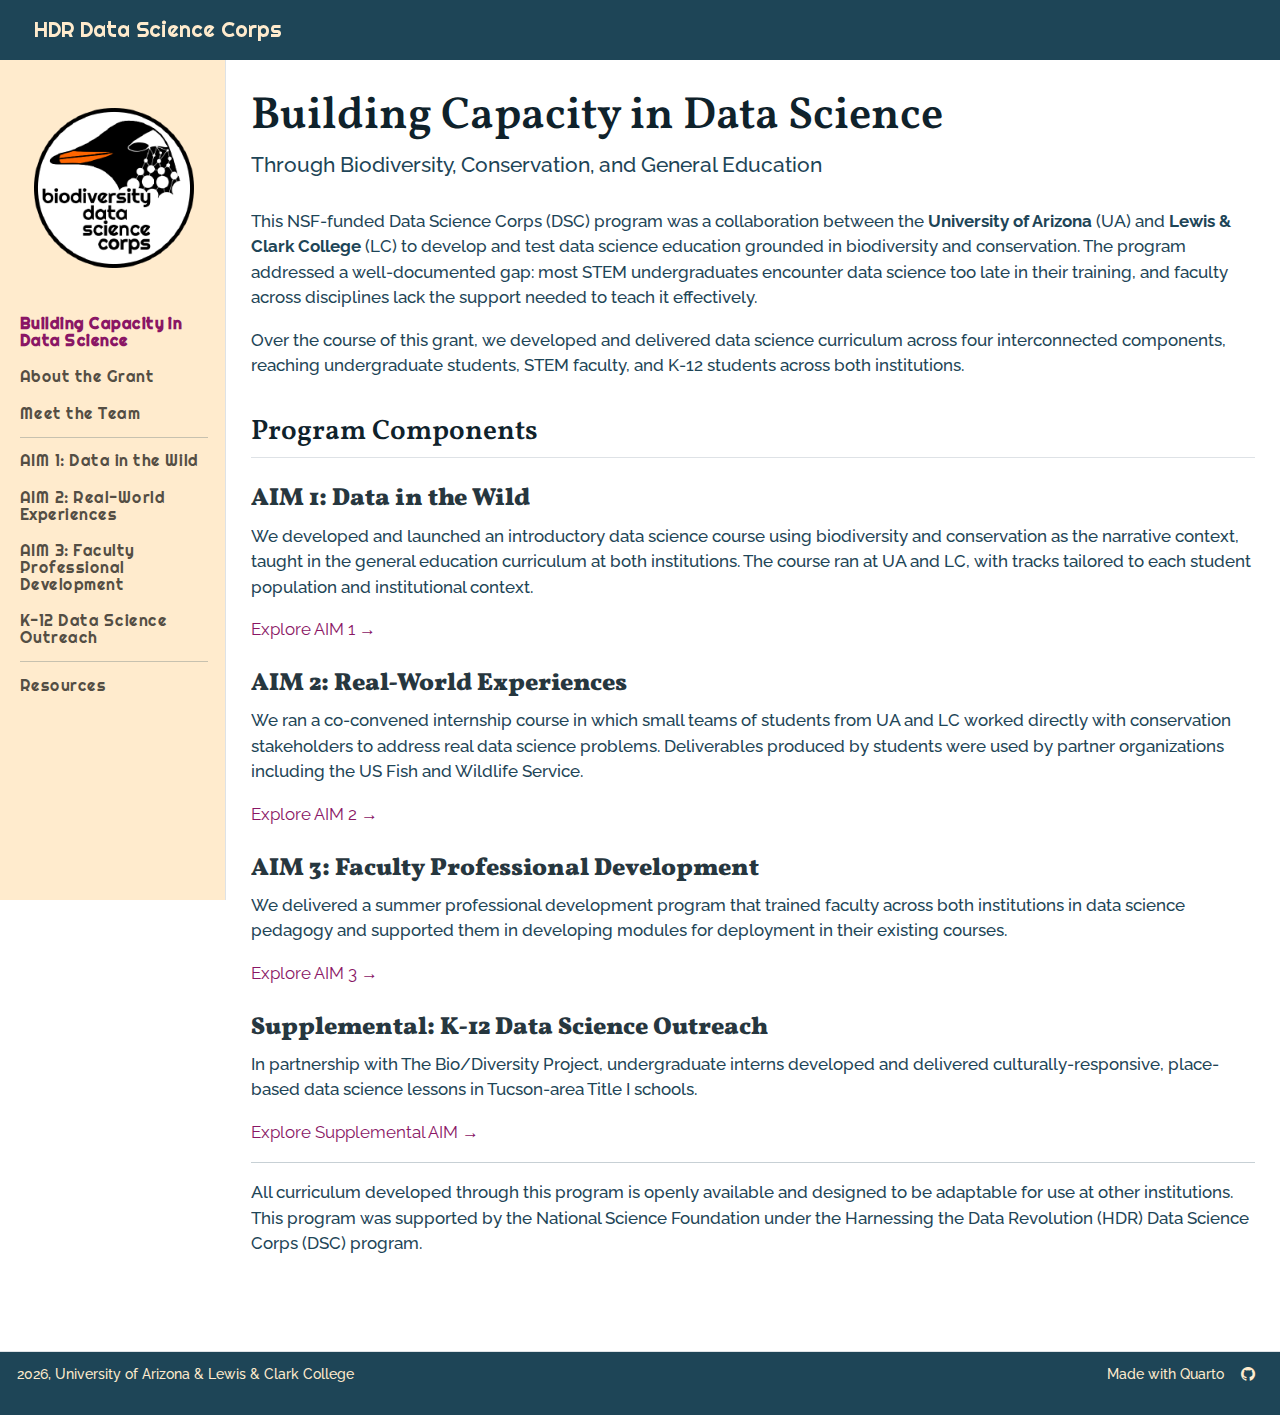
<file: docs/index.html>
<!DOCTYPE html>
<html xmlns="http://www.w3.org/1999/xhtml" lang="en" xml:lang="en"><head>

<meta charset="utf-8">
<meta name="generator" content="quarto-1.8.27">

<meta name="viewport" content="width=device-width, initial-scale=1.0, user-scalable=yes">


<title>Building Capacity in Data Science – HDR Data Science Corps</title>
<style>
code{white-space: pre-wrap;}
span.smallcaps{font-variant: small-caps;}
div.columns{display: flex; gap: min(4vw, 1.5em);}
div.column{flex: auto; overflow-x: auto;}
div.hanging-indent{margin-left: 1.5em; text-indent: -1.5em;}
ul.task-list{list-style: none;}
ul.task-list li input[type="checkbox"] {
  width: 0.8em;
  margin: 0 0.8em 0.2em -1em; /* quarto-specific, see https://github.com/quarto-dev/quarto-cli/issues/4556 */ 
  vertical-align: middle;
}
</style>


<script src="site_libs/quarto-nav/quarto-nav.js"></script>
<script src="site_libs/quarto-nav/headroom.min.js"></script>
<link href="./images/bdsc-logo-hex.png" rel="icon" type="image/png">
<script src="site_libs/clipboard/clipboard.min.js"></script>
<script src="site_libs/quarto-html/quarto.js" type="module"></script>
<script src="site_libs/quarto-html/tabsets/tabsets.js" type="module"></script>
<script src="site_libs/quarto-html/axe/axe-check.js" type="module"></script>
<script src="site_libs/quarto-html/popper.min.js"></script>
<script src="site_libs/quarto-html/tippy.umd.min.js"></script>
<script src="site_libs/quarto-html/anchor.min.js"></script>
<link href="site_libs/quarto-html/tippy.css" rel="stylesheet">
<link href="site_libs/quarto-html/quarto-syntax-highlighting-ed96de9b727972fe78a7b5d16c58bf87.css" rel="stylesheet" id="quarto-text-highlighting-styles">
<script src="site_libs/bootstrap/bootstrap.min.js"></script>
<link href="site_libs/bootstrap/bootstrap-icons.css" rel="stylesheet">
<link href="site_libs/bootstrap/bootstrap-55dafb3bb7683d9190017ae8b1a7eef9.min.css" rel="stylesheet" append-hash="true" id="quarto-bootstrap" data-mode="light">
<script id="quarto-search-options" type="application/json">{
  "language": {
    "search-no-results-text": "No results",
    "search-matching-documents-text": "matching documents",
    "search-copy-link-title": "Copy link to search",
    "search-hide-matches-text": "Hide additional matches",
    "search-more-match-text": "more match in this document",
    "search-more-matches-text": "more matches in this document",
    "search-clear-button-title": "Clear",
    "search-text-placeholder": "",
    "search-detached-cancel-button-title": "Cancel",
    "search-submit-button-title": "Submit",
    "search-label": "Search"
  }
}</script>


</head>

<body class="nav-sidebar docked nav-fixed quarto-light">

<div id="quarto-search-results"></div>
  <header id="quarto-header" class="headroom fixed-top">
    <nav class="navbar navbar-expand-lg " data-bs-theme="dark">
      <div class="navbar-container container-fluid">
      <div class="navbar-brand-container mx-auto">
    <a href="./index.html" class="navbar-brand navbar-brand-logo">
    <img src="./images/bdsc-logo-hex.png" alt="" class="navbar-logo light-content">
    <img src="./images/bdsc-logo-hex.png" alt="" class="navbar-logo dark-content">
    </a>
    <a class="navbar-brand" href="./index.html">
    <span class="navbar-title">HDR Data Science Corps</span>
    </a>
  </div>
        <div class="quarto-navbar-tools tools-end">
</div>
      </div> <!-- /container-fluid -->
    </nav>
  <nav class="quarto-secondary-nav">
    <div class="container-fluid d-flex">
      <button type="button" class="quarto-btn-toggle btn" data-bs-toggle="collapse" role="button" data-bs-target=".quarto-sidebar-collapse-item" aria-controls="quarto-sidebar" aria-expanded="false" aria-label="Toggle sidebar navigation" onclick="if (window.quartoToggleHeadroom) { window.quartoToggleHeadroom(); }">
        <i class="bi bi-layout-text-sidebar-reverse"></i>
      </button>
        <nav class="quarto-page-breadcrumbs" aria-label="breadcrumb"><ol class="breadcrumb"><li class="breadcrumb-item"><a href="./index.html">Building Capacity in Data Science</a></li></ol></nav>
        <a class="flex-grow-1" role="navigation" data-bs-toggle="collapse" data-bs-target=".quarto-sidebar-collapse-item" aria-controls="quarto-sidebar" aria-expanded="false" aria-label="Toggle sidebar navigation" onclick="if (window.quartoToggleHeadroom) { window.quartoToggleHeadroom(); }">      
        </a>
    </div>
  </nav>
</header>
<!-- content -->
<div id="quarto-content" class="quarto-container page-columns page-rows-contents page-layout-full page-navbar">
<!-- sidebar -->
  <nav id="quarto-sidebar" class="sidebar collapse collapse-horizontal quarto-sidebar-collapse-item sidebar-navigation docked overflow-auto">
    <div class="pt-lg-2 mt-2 text-center sidebar-header">
      <a href="./index.html" class="sidebar-logo-link">
      <img src="./images/bdsc-logo-hex.png" alt="" class="sidebar-logo light-content py-0 d-lg-inline d-none">
      <img src="./images/bdsc-logo-hex.png" alt="" class="sidebar-logo dark-content py-0 d-lg-inline d-none">
      </a>
      </div>
    <div class="sidebar-menu-container"> 
    <ul class="list-unstyled mt-1">
        <li class="sidebar-item">
  <div class="sidebar-item-container"> 
  <a href="./index.html" class="sidebar-item-text sidebar-link active">
 <span class="menu-text">Building Capacity in Data Science</span></a>
  </div>
</li>
        <li class="sidebar-item">
  <div class="sidebar-item-container"> 
  <a href="./about.html" class="sidebar-item-text sidebar-link">
 <span class="menu-text">About the Grant</span></a>
  </div>
</li>
        <li class="sidebar-item">
  <div class="sidebar-item-container"> 
  <a href="./team.html" class="sidebar-item-text sidebar-link">
 <span class="menu-text">Meet the Team</span></a>
  </div>
</li>
        <li class="px-0"><hr class="sidebar-divider hi "></li>
        <li class="sidebar-item">
  <div class="sidebar-item-container"> 
  <a href="./aim1.html" class="sidebar-item-text sidebar-link">
 <span class="menu-text">AIM 1: Data in the Wild</span></a>
  </div>
</li>
        <li class="sidebar-item">
  <div class="sidebar-item-container"> 
  <a href="./aim2.html" class="sidebar-item-text sidebar-link">
 <span class="menu-text">AIM 2: Real-World Experiences</span></a>
  </div>
</li>
        <li class="sidebar-item">
  <div class="sidebar-item-container"> 
  <a href="./aim3.html" class="sidebar-item-text sidebar-link">
 <span class="menu-text">AIM 3: Faculty Professional Development</span></a>
  </div>
</li>
        <li class="sidebar-item">
  <div class="sidebar-item-container"> 
  <a href="./k12.html" class="sidebar-item-text sidebar-link">
 <span class="menu-text">K-12 Data Science Outreach</span></a>
  </div>
</li>
        <li class="px-0"><hr class="sidebar-divider hi "></li>
        <li class="sidebar-item">
  <div class="sidebar-item-container"> 
  <a href="./resources.html" class="sidebar-item-text sidebar-link">
 <span class="menu-text">Resources</span></a>
  </div>
</li>
    </ul>
    </div>
</nav>
<div id="quarto-sidebar-glass" class="quarto-sidebar-collapse-item" data-bs-toggle="collapse" data-bs-target=".quarto-sidebar-collapse-item"></div>
<!-- margin-sidebar -->
    
<!-- main -->
<main class="content column-page-right" id="quarto-document-content">

<header id="title-block-header" class="quarto-title-block default">
<div class="quarto-title">
<h1 class="title">Building Capacity in Data Science</h1>
<p class="subtitle lead">Through Biodiversity, Conservation, and General Education</p>
</div>



<div class="quarto-title-meta column-page-right">

    
  
    
  </div>
  


</header>


<p>This NSF-funded Data Science Corps (DSC) program was a collaboration between the <strong>University of Arizona</strong> (UA) and <strong>Lewis &amp; Clark College</strong> (LC) to develop and test data science education grounded in biodiversity and conservation. The program addressed a well-documented gap: most STEM undergraduates encounter data science too late in their training, and faculty across disciplines lack the support needed to teach it effectively.</p>
<p>Over the course of this grant, we developed and delivered data science curriculum across four interconnected components, reaching undergraduate students, STEM faculty, and K-12 students across both institutions.</p>
<section id="program-components" class="level2">
<h2 class="anchored" data-anchor-id="program-components">Program Components</h2>
<section id="aim-1-data-in-the-wild" class="level3">
<h3 class="anchored" data-anchor-id="aim-1-data-in-the-wild"><strong>AIM 1: Data in the Wild</strong></h3>
<p>We developed and launched an introductory data science course using biodiversity and conservation as the narrative context, taught in the general education curriculum at both institutions. The course ran at UA and LC, with tracks tailored to each student population and institutional context.</p>
<p><a href="./aim1.html">Explore AIM 1 →</a></p>
</section>
<section id="aim-2-real-world-experiences" class="level3">
<h3 class="anchored" data-anchor-id="aim-2-real-world-experiences"><strong>AIM 2: Real-World Experiences</strong></h3>
<p>We ran a co-convened internship course in which small teams of students from UA and LC worked directly with conservation stakeholders to address real data science problems. Deliverables produced by students were used by partner organizations including the US Fish and Wildlife Service.</p>
<p><a href="./aim2.html">Explore AIM 2 →</a></p>
</section>
<section id="aim-3-faculty-professional-development" class="level3">
<h3 class="anchored" data-anchor-id="aim-3-faculty-professional-development"><strong>AIM 3: Faculty Professional Development</strong></h3>
<p>We delivered a summer professional development program that trained faculty across both institutions in data science pedagogy and supported them in developing modules for deployment in their existing courses.</p>
<p><a href="./aim3.html">Explore AIM 3 →</a></p>
</section>
<section id="supplemental-k-12-data-science-outreach" class="level3">
<h3 class="anchored" data-anchor-id="supplemental-k-12-data-science-outreach"><strong>Supplemental: K-12 Data Science Outreach</strong></h3>
<p>In partnership with The Bio/Diversity Project, undergraduate interns developed and delivered culturally-responsive, place-based data science lessons in Tucson-area Title I schools.</p>
<p><a href="./k12.html">Explore Supplemental AIM →</a></p>
<hr>
<p>All curriculum developed through this program is openly available and designed to be adaptable for use at other institutions. This program was supported by the National Science Foundation under the Harnessing the Data Revolution (HDR) Data Science Corps (DSC) program.</p>


</section>
</section>

</main> <!-- /main -->
<script id="quarto-html-after-body" type="application/javascript">
  window.document.addEventListener("DOMContentLoaded", function (event) {
    const icon = "";
    const anchorJS = new window.AnchorJS();
    anchorJS.options = {
      placement: 'right',
      icon: icon
    };
    anchorJS.add('.anchored');
    const isCodeAnnotation = (el) => {
      for (const clz of el.classList) {
        if (clz.startsWith('code-annotation-')) {                     
          return true;
        }
      }
      return false;
    }
    const onCopySuccess = function(e) {
      // button target
      const button = e.trigger;
      // don't keep focus
      button.blur();
      // flash "checked"
      button.classList.add('code-copy-button-checked');
      var currentTitle = button.getAttribute("title");
      button.setAttribute("title", "Copied!");
      let tooltip;
      if (window.bootstrap) {
        button.setAttribute("data-bs-toggle", "tooltip");
        button.setAttribute("data-bs-placement", "left");
        button.setAttribute("data-bs-title", "Copied!");
        tooltip = new bootstrap.Tooltip(button, 
          { trigger: "manual", 
            customClass: "code-copy-button-tooltip",
            offset: [0, -8]});
        tooltip.show();    
      }
      setTimeout(function() {
        if (tooltip) {
          tooltip.hide();
          button.removeAttribute("data-bs-title");
          button.removeAttribute("data-bs-toggle");
          button.removeAttribute("data-bs-placement");
        }
        button.setAttribute("title", currentTitle);
        button.classList.remove('code-copy-button-checked');
      }, 1000);
      // clear code selection
      e.clearSelection();
    }
    const getTextToCopy = function(trigger) {
      const outerScaffold = trigger.parentElement.cloneNode(true);
      const codeEl = outerScaffold.querySelector('code');
      for (const childEl of codeEl.children) {
        if (isCodeAnnotation(childEl)) {
          childEl.remove();
        }
      }
      return codeEl.innerText;
    }
    const clipboard = new window.ClipboardJS('.code-copy-button:not([data-in-quarto-modal])', {
      text: getTextToCopy
    });
    clipboard.on('success', onCopySuccess);
    if (window.document.getElementById('quarto-embedded-source-code-modal')) {
      const clipboardModal = new window.ClipboardJS('.code-copy-button[data-in-quarto-modal]', {
        text: getTextToCopy,
        container: window.document.getElementById('quarto-embedded-source-code-modal')
      });
      clipboardModal.on('success', onCopySuccess);
    }
      var localhostRegex = new RegExp(/^(?:http|https):\/\/localhost\:?[0-9]*\//);
      var mailtoRegex = new RegExp(/^mailto:/);
        var filterRegex = new RegExp('/' + window.location.host + '/');
      var isInternal = (href) => {
          return filterRegex.test(href) || localhostRegex.test(href) || mailtoRegex.test(href);
      }
      // Inspect non-navigation links and adorn them if external
     var links = window.document.querySelectorAll('a[href]:not(.nav-link):not(.navbar-brand):not(.toc-action):not(.sidebar-link):not(.sidebar-item-toggle):not(.pagination-link):not(.no-external):not([aria-hidden]):not(.dropdown-item):not(.quarto-navigation-tool):not(.about-link)');
      for (var i=0; i<links.length; i++) {
        const link = links[i];
        if (!isInternal(link.href)) {
          // undo the damage that might have been done by quarto-nav.js in the case of
          // links that we want to consider external
          if (link.dataset.originalHref !== undefined) {
            link.href = link.dataset.originalHref;
          }
        }
      }
    function tippyHover(el, contentFn, onTriggerFn, onUntriggerFn) {
      const config = {
        allowHTML: true,
        maxWidth: 500,
        delay: 100,
        arrow: false,
        appendTo: function(el) {
            return el.parentElement;
        },
        interactive: true,
        interactiveBorder: 10,
        theme: 'quarto',
        placement: 'bottom-start',
      };
      if (contentFn) {
        config.content = contentFn;
      }
      if (onTriggerFn) {
        config.onTrigger = onTriggerFn;
      }
      if (onUntriggerFn) {
        config.onUntrigger = onUntriggerFn;
      }
      window.tippy(el, config); 
    }
    const noterefs = window.document.querySelectorAll('a[role="doc-noteref"]');
    for (var i=0; i<noterefs.length; i++) {
      const ref = noterefs[i];
      tippyHover(ref, function() {
        // use id or data attribute instead here
        let href = ref.getAttribute('data-footnote-href') || ref.getAttribute('href');
        try { href = new URL(href).hash; } catch {}
        const id = href.replace(/^#\/?/, "");
        const note = window.document.getElementById(id);
        if (note) {
          return note.innerHTML;
        } else {
          return "";
        }
      });
    }
    const xrefs = window.document.querySelectorAll('a.quarto-xref');
    const processXRef = (id, note) => {
      // Strip column container classes
      const stripColumnClz = (el) => {
        el.classList.remove("page-full", "page-columns");
        if (el.children) {
          for (const child of el.children) {
            stripColumnClz(child);
          }
        }
      }
      stripColumnClz(note)
      if (id === null || id.startsWith('sec-')) {
        // Special case sections, only their first couple elements
        const container = document.createElement("div");
        if (note.children && note.children.length > 2) {
          container.appendChild(note.children[0].cloneNode(true));
          for (let i = 1; i < note.children.length; i++) {
            const child = note.children[i];
            if (child.tagName === "P" && child.innerText === "") {
              continue;
            } else {
              container.appendChild(child.cloneNode(true));
              break;
            }
          }
          if (window.Quarto?.typesetMath) {
            window.Quarto.typesetMath(container);
          }
          return container.innerHTML
        } else {
          if (window.Quarto?.typesetMath) {
            window.Quarto.typesetMath(note);
          }
          return note.innerHTML;
        }
      } else {
        // Remove any anchor links if they are present
        const anchorLink = note.querySelector('a.anchorjs-link');
        if (anchorLink) {
          anchorLink.remove();
        }
        if (window.Quarto?.typesetMath) {
          window.Quarto.typesetMath(note);
        }
        if (note.classList.contains("callout")) {
          return note.outerHTML;
        } else {
          return note.innerHTML;
        }
      }
    }
    for (var i=0; i<xrefs.length; i++) {
      const xref = xrefs[i];
      tippyHover(xref, undefined, function(instance) {
        instance.disable();
        let url = xref.getAttribute('href');
        let hash = undefined; 
        if (url.startsWith('#')) {
          hash = url;
        } else {
          try { hash = new URL(url).hash; } catch {}
        }
        if (hash) {
          const id = hash.replace(/^#\/?/, "");
          const note = window.document.getElementById(id);
          if (note !== null) {
            try {
              const html = processXRef(id, note.cloneNode(true));
              instance.setContent(html);
            } finally {
              instance.enable();
              instance.show();
            }
          } else {
            // See if we can fetch this
            fetch(url.split('#')[0])
            .then(res => res.text())
            .then(html => {
              const parser = new DOMParser();
              const htmlDoc = parser.parseFromString(html, "text/html");
              const note = htmlDoc.getElementById(id);
              if (note !== null) {
                const html = processXRef(id, note);
                instance.setContent(html);
              } 
            }).finally(() => {
              instance.enable();
              instance.show();
            });
          }
        } else {
          // See if we can fetch a full url (with no hash to target)
          // This is a special case and we should probably do some content thinning / targeting
          fetch(url)
          .then(res => res.text())
          .then(html => {
            const parser = new DOMParser();
            const htmlDoc = parser.parseFromString(html, "text/html");
            const note = htmlDoc.querySelector('main.content');
            if (note !== null) {
              // This should only happen for chapter cross references
              // (since there is no id in the URL)
              // remove the first header
              if (note.children.length > 0 && note.children[0].tagName === "HEADER") {
                note.children[0].remove();
              }
              const html = processXRef(null, note);
              instance.setContent(html);
            } 
          }).finally(() => {
            instance.enable();
            instance.show();
          });
        }
      }, function(instance) {
      });
    }
        let selectedAnnoteEl;
        const selectorForAnnotation = ( cell, annotation) => {
          let cellAttr = 'data-code-cell="' + cell + '"';
          let lineAttr = 'data-code-annotation="' +  annotation + '"';
          const selector = 'span[' + cellAttr + '][' + lineAttr + ']';
          return selector;
        }
        const selectCodeLines = (annoteEl) => {
          const doc = window.document;
          const targetCell = annoteEl.getAttribute("data-target-cell");
          const targetAnnotation = annoteEl.getAttribute("data-target-annotation");
          const annoteSpan = window.document.querySelector(selectorForAnnotation(targetCell, targetAnnotation));
          const lines = annoteSpan.getAttribute("data-code-lines").split(",");
          const lineIds = lines.map((line) => {
            return targetCell + "-" + line;
          })
          let top = null;
          let height = null;
          let parent = null;
          if (lineIds.length > 0) {
              //compute the position of the single el (top and bottom and make a div)
              const el = window.document.getElementById(lineIds[0]);
              top = el.offsetTop;
              height = el.offsetHeight;
              parent = el.parentElement.parentElement;
            if (lineIds.length > 1) {
              const lastEl = window.document.getElementById(lineIds[lineIds.length - 1]);
              const bottom = lastEl.offsetTop + lastEl.offsetHeight;
              height = bottom - top;
            }
            if (top !== null && height !== null && parent !== null) {
              // cook up a div (if necessary) and position it 
              let div = window.document.getElementById("code-annotation-line-highlight");
              if (div === null) {
                div = window.document.createElement("div");
                div.setAttribute("id", "code-annotation-line-highlight");
                div.style.position = 'absolute';
                parent.appendChild(div);
              }
              div.style.top = top - 2 + "px";
              div.style.height = height + 4 + "px";
              div.style.left = 0;
              let gutterDiv = window.document.getElementById("code-annotation-line-highlight-gutter");
              if (gutterDiv === null) {
                gutterDiv = window.document.createElement("div");
                gutterDiv.setAttribute("id", "code-annotation-line-highlight-gutter");
                gutterDiv.style.position = 'absolute';
                const codeCell = window.document.getElementById(targetCell);
                const gutter = codeCell.querySelector('.code-annotation-gutter');
                gutter.appendChild(gutterDiv);
              }
              gutterDiv.style.top = top - 2 + "px";
              gutterDiv.style.height = height + 4 + "px";
            }
            selectedAnnoteEl = annoteEl;
          }
        };
        const unselectCodeLines = () => {
          const elementsIds = ["code-annotation-line-highlight", "code-annotation-line-highlight-gutter"];
          elementsIds.forEach((elId) => {
            const div = window.document.getElementById(elId);
            if (div) {
              div.remove();
            }
          });
          selectedAnnoteEl = undefined;
        };
          // Handle positioning of the toggle
      window.addEventListener(
        "resize",
        throttle(() => {
          elRect = undefined;
          if (selectedAnnoteEl) {
            selectCodeLines(selectedAnnoteEl);
          }
        }, 10)
      );
      function throttle(fn, ms) {
      let throttle = false;
      let timer;
        return (...args) => {
          if(!throttle) { // first call gets through
              fn.apply(this, args);
              throttle = true;
          } else { // all the others get throttled
              if(timer) clearTimeout(timer); // cancel #2
              timer = setTimeout(() => {
                fn.apply(this, args);
                timer = throttle = false;
              }, ms);
          }
        };
      }
        // Attach click handler to the DT
        const annoteDls = window.document.querySelectorAll('dt[data-target-cell]');
        for (const annoteDlNode of annoteDls) {
          annoteDlNode.addEventListener('click', (event) => {
            const clickedEl = event.target;
            if (clickedEl !== selectedAnnoteEl) {
              unselectCodeLines();
              const activeEl = window.document.querySelector('dt[data-target-cell].code-annotation-active');
              if (activeEl) {
                activeEl.classList.remove('code-annotation-active');
              }
              selectCodeLines(clickedEl);
              clickedEl.classList.add('code-annotation-active');
            } else {
              // Unselect the line
              unselectCodeLines();
              clickedEl.classList.remove('code-annotation-active');
            }
          });
        }
    const findCites = (el) => {
      const parentEl = el.parentElement;
      if (parentEl) {
        const cites = parentEl.dataset.cites;
        if (cites) {
          return {
            el,
            cites: cites.split(' ')
          };
        } else {
          return findCites(el.parentElement)
        }
      } else {
        return undefined;
      }
    };
    var bibliorefs = window.document.querySelectorAll('a[role="doc-biblioref"]');
    for (var i=0; i<bibliorefs.length; i++) {
      const ref = bibliorefs[i];
      const citeInfo = findCites(ref);
      if (citeInfo) {
        tippyHover(citeInfo.el, function() {
          var popup = window.document.createElement('div');
          citeInfo.cites.forEach(function(cite) {
            var citeDiv = window.document.createElement('div');
            citeDiv.classList.add('hanging-indent');
            citeDiv.classList.add('csl-entry');
            var biblioDiv = window.document.getElementById('ref-' + cite);
            if (biblioDiv) {
              citeDiv.innerHTML = biblioDiv.innerHTML;
            }
            popup.appendChild(citeDiv);
          });
          return popup.innerHTML;
        });
      }
    }
  });
  </script>
</div> <!-- /content -->
<footer class="footer">
  <div class="nav-footer">
    <div class="nav-footer-left">
<p>2026, University of Arizona &amp; Lewis &amp; Clark College</p>
</div>   
    <div class="nav-footer-center">
      &nbsp;
    </div>
    <div class="nav-footer-right">
      <ul class="footer-items list-unstyled">
    <li class="nav-item">
    <a class="nav-link" href="https://quarto.org/">
<p>Made with Quarto</p>
</a>
  </li>  
    <li class="nav-item compact">
    <a class="nav-link" href="https://github.com/BiodiversityDataScienceCorp">
      <i class="bi bi-github" role="img">
</i> 
    </a>
  </li>  
</ul>
    </div>
  </div>
</footer>




</body></html>
</file>
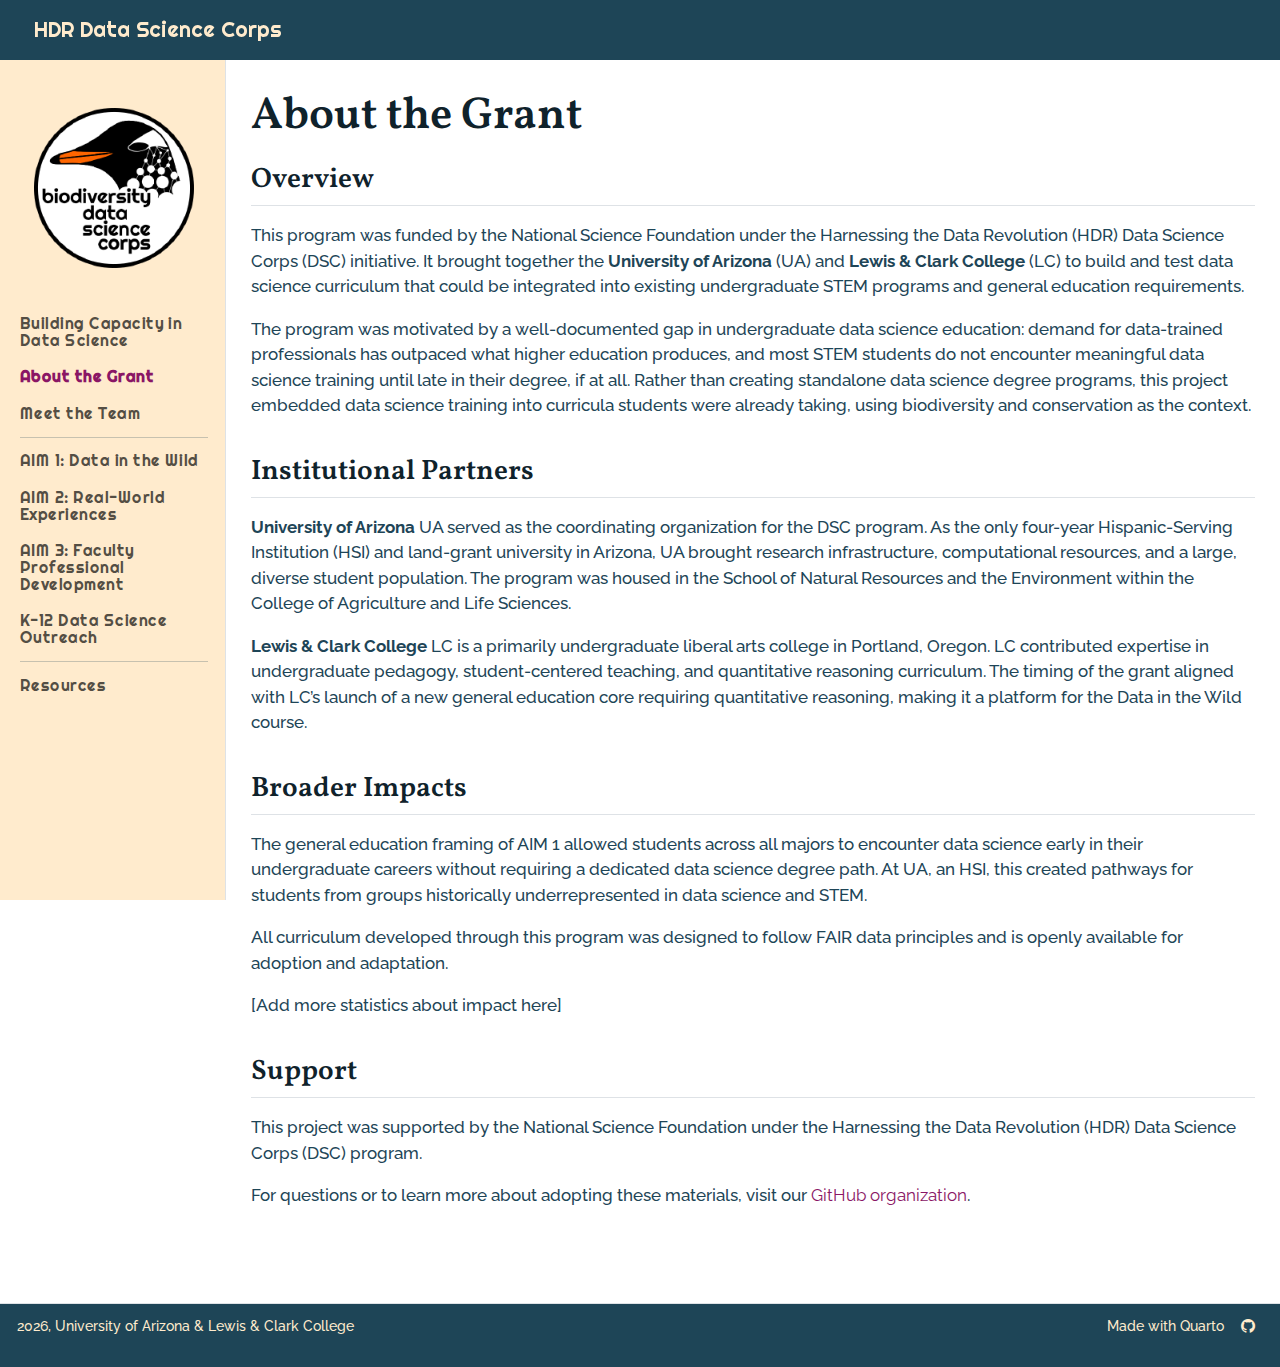
<file: docs/about.html>
<!DOCTYPE html>
<html xmlns="http://www.w3.org/1999/xhtml" lang="en" xml:lang="en"><head>

<meta charset="utf-8">
<meta name="generator" content="quarto-1.8.27">

<meta name="viewport" content="width=device-width, initial-scale=1.0, user-scalable=yes">


<title>About the Grant – HDR Data Science Corps</title>
<style>
code{white-space: pre-wrap;}
span.smallcaps{font-variant: small-caps;}
div.columns{display: flex; gap: min(4vw, 1.5em);}
div.column{flex: auto; overflow-x: auto;}
div.hanging-indent{margin-left: 1.5em; text-indent: -1.5em;}
ul.task-list{list-style: none;}
ul.task-list li input[type="checkbox"] {
  width: 0.8em;
  margin: 0 0.8em 0.2em -1em; /* quarto-specific, see https://github.com/quarto-dev/quarto-cli/issues/4556 */ 
  vertical-align: middle;
}
</style>


<script src="site_libs/quarto-nav/quarto-nav.js"></script>
<script src="site_libs/quarto-nav/headroom.min.js"></script>
<link href="./images/bdsc-logo-hex.png" rel="icon" type="image/png">
<script src="site_libs/clipboard/clipboard.min.js"></script>
<script src="site_libs/quarto-html/quarto.js" type="module"></script>
<script src="site_libs/quarto-html/tabsets/tabsets.js" type="module"></script>
<script src="site_libs/quarto-html/axe/axe-check.js" type="module"></script>
<script src="site_libs/quarto-html/popper.min.js"></script>
<script src="site_libs/quarto-html/tippy.umd.min.js"></script>
<script src="site_libs/quarto-html/anchor.min.js"></script>
<link href="site_libs/quarto-html/tippy.css" rel="stylesheet">
<link href="site_libs/quarto-html/quarto-syntax-highlighting-ed96de9b727972fe78a7b5d16c58bf87.css" rel="stylesheet" id="quarto-text-highlighting-styles">
<script src="site_libs/bootstrap/bootstrap.min.js"></script>
<link href="site_libs/bootstrap/bootstrap-icons.css" rel="stylesheet">
<link href="site_libs/bootstrap/bootstrap-55dafb3bb7683d9190017ae8b1a7eef9.min.css" rel="stylesheet" append-hash="true" id="quarto-bootstrap" data-mode="light">
<script id="quarto-search-options" type="application/json">{
  "language": {
    "search-no-results-text": "No results",
    "search-matching-documents-text": "matching documents",
    "search-copy-link-title": "Copy link to search",
    "search-hide-matches-text": "Hide additional matches",
    "search-more-match-text": "more match in this document",
    "search-more-matches-text": "more matches in this document",
    "search-clear-button-title": "Clear",
    "search-text-placeholder": "",
    "search-detached-cancel-button-title": "Cancel",
    "search-submit-button-title": "Submit",
    "search-label": "Search"
  }
}</script>


</head>

<body class="nav-sidebar docked nav-fixed quarto-light">

<div id="quarto-search-results"></div>
  <header id="quarto-header" class="headroom fixed-top">
    <nav class="navbar navbar-expand-lg " data-bs-theme="dark">
      <div class="navbar-container container-fluid">
      <div class="navbar-brand-container mx-auto">
    <a href="./index.html" class="navbar-brand navbar-brand-logo">
    <img src="./images/bdsc-logo-hex.png" alt="" class="navbar-logo light-content">
    <img src="./images/bdsc-logo-hex.png" alt="" class="navbar-logo dark-content">
    </a>
    <a class="navbar-brand" href="./index.html">
    <span class="navbar-title">HDR Data Science Corps</span>
    </a>
  </div>
        <div class="quarto-navbar-tools tools-end">
</div>
      </div> <!-- /container-fluid -->
    </nav>
  <nav class="quarto-secondary-nav">
    <div class="container-fluid d-flex">
      <button type="button" class="quarto-btn-toggle btn" data-bs-toggle="collapse" role="button" data-bs-target=".quarto-sidebar-collapse-item" aria-controls="quarto-sidebar" aria-expanded="false" aria-label="Toggle sidebar navigation" onclick="if (window.quartoToggleHeadroom) { window.quartoToggleHeadroom(); }">
        <i class="bi bi-layout-text-sidebar-reverse"></i>
      </button>
        <nav class="quarto-page-breadcrumbs" aria-label="breadcrumb"><ol class="breadcrumb"><li class="breadcrumb-item"><a href="./about.html">About the Grant</a></li></ol></nav>
        <a class="flex-grow-1" role="navigation" data-bs-toggle="collapse" data-bs-target=".quarto-sidebar-collapse-item" aria-controls="quarto-sidebar" aria-expanded="false" aria-label="Toggle sidebar navigation" onclick="if (window.quartoToggleHeadroom) { window.quartoToggleHeadroom(); }">      
        </a>
    </div>
  </nav>
</header>
<!-- content -->
<div id="quarto-content" class="quarto-container page-columns page-rows-contents page-layout-full page-navbar">
<!-- sidebar -->
  <nav id="quarto-sidebar" class="sidebar collapse collapse-horizontal quarto-sidebar-collapse-item sidebar-navigation docked overflow-auto">
    <div class="pt-lg-2 mt-2 text-center sidebar-header">
      <a href="./index.html" class="sidebar-logo-link">
      <img src="./images/bdsc-logo-hex.png" alt="" class="sidebar-logo light-content py-0 d-lg-inline d-none">
      <img src="./images/bdsc-logo-hex.png" alt="" class="sidebar-logo dark-content py-0 d-lg-inline d-none">
      </a>
      </div>
    <div class="sidebar-menu-container"> 
    <ul class="list-unstyled mt-1">
        <li class="sidebar-item">
  <div class="sidebar-item-container"> 
  <a href="./index.html" class="sidebar-item-text sidebar-link">
 <span class="menu-text">Building Capacity in Data Science</span></a>
  </div>
</li>
        <li class="sidebar-item">
  <div class="sidebar-item-container"> 
  <a href="./about.html" class="sidebar-item-text sidebar-link active">
 <span class="menu-text">About the Grant</span></a>
  </div>
</li>
        <li class="sidebar-item">
  <div class="sidebar-item-container"> 
  <a href="./team.html" class="sidebar-item-text sidebar-link">
 <span class="menu-text">Meet the Team</span></a>
  </div>
</li>
        <li class="px-0"><hr class="sidebar-divider hi "></li>
        <li class="sidebar-item">
  <div class="sidebar-item-container"> 
  <a href="./aim1.html" class="sidebar-item-text sidebar-link">
 <span class="menu-text">AIM 1: Data in the Wild</span></a>
  </div>
</li>
        <li class="sidebar-item">
  <div class="sidebar-item-container"> 
  <a href="./aim2.html" class="sidebar-item-text sidebar-link">
 <span class="menu-text">AIM 2: Real-World Experiences</span></a>
  </div>
</li>
        <li class="sidebar-item">
  <div class="sidebar-item-container"> 
  <a href="./aim3.html" class="sidebar-item-text sidebar-link">
 <span class="menu-text">AIM 3: Faculty Professional Development</span></a>
  </div>
</li>
        <li class="sidebar-item">
  <div class="sidebar-item-container"> 
  <a href="./k12.html" class="sidebar-item-text sidebar-link">
 <span class="menu-text">K-12 Data Science Outreach</span></a>
  </div>
</li>
        <li class="px-0"><hr class="sidebar-divider hi "></li>
        <li class="sidebar-item">
  <div class="sidebar-item-container"> 
  <a href="./resources.html" class="sidebar-item-text sidebar-link">
 <span class="menu-text">Resources</span></a>
  </div>
</li>
    </ul>
    </div>
</nav>
<div id="quarto-sidebar-glass" class="quarto-sidebar-collapse-item" data-bs-toggle="collapse" data-bs-target=".quarto-sidebar-collapse-item"></div>
<!-- margin-sidebar -->
    
<!-- main -->
<main class="content column-page-right" id="quarto-document-content">

<header id="title-block-header" class="quarto-title-block default">
<div class="quarto-title">
<h1 class="title">About the Grant</h1>
</div>



<div class="quarto-title-meta column-page-right">

    
  
    
  </div>
  


</header>


<section id="overview" class="level2">
<h2 class="anchored" data-anchor-id="overview">Overview</h2>
<p>This program was funded by the National Science Foundation under the Harnessing the Data Revolution (HDR) Data Science Corps (DSC) initiative. It brought together the <strong>University of Arizona</strong> (UA) and <strong>Lewis &amp; Clark College</strong> (LC) to build and test data science curriculum that could be integrated into existing undergraduate STEM programs and general education requirements.</p>
<p>The program was motivated by a well-documented gap in undergraduate data science education: demand for data-trained professionals has outpaced what higher education produces, and most STEM students do not encounter meaningful data science training until late in their degree, if at all. Rather than creating standalone data science degree programs, this project embedded data science training into curricula students were already taking, using biodiversity and conservation as the context.</p>
</section>
<section id="institutional-partners" class="level2">
<h2 class="anchored" data-anchor-id="institutional-partners">Institutional Partners</h2>
<p><strong>University of Arizona</strong> UA served as the coordinating organization for the DSC program. As the only four-year Hispanic-Serving Institution (HSI) and land-grant university in Arizona, UA brought research infrastructure, computational resources, and a large, diverse student population. The program was housed in the School of Natural Resources and the Environment within the College of Agriculture and Life Sciences.</p>
<p><strong>Lewis &amp; Clark College</strong> LC is a primarily undergraduate liberal arts college in Portland, Oregon. LC contributed expertise in undergraduate pedagogy, student-centered teaching, and quantitative reasoning curriculum. The timing of the grant aligned with LC’s launch of a new general education core requiring quantitative reasoning, making it a platform for the Data in the Wild course.</p>
</section>
<section id="broader-impacts" class="level2">
<h2 class="anchored" data-anchor-id="broader-impacts">Broader Impacts</h2>
<p>The general education framing of AIM 1 allowed students across all majors to encounter data science early in their undergraduate careers without requiring a dedicated data science degree path. At UA, an HSI, this created pathways for students from groups historically underrepresented in data science and STEM.</p>
<p>All curriculum developed through this program was designed to follow FAIR data principles and is openly available for adoption and adaptation.</p>
<p>[Add more statistics about impact here]</p>
</section>
<section id="support" class="level2">
<h2 class="anchored" data-anchor-id="support">Support</h2>
<p>This project was supported by the National Science Foundation under the Harnessing the Data Revolution (HDR) Data Science Corps (DSC) program.</p>
<p>For questions or to learn more about adopting these materials, visit our <a href="https://github.com/BiodiversityDataScienceCorp" target="_blank">GitHub organization</a>.</p>


</section>

</main> <!-- /main -->
<script id="quarto-html-after-body" type="application/javascript">
  window.document.addEventListener("DOMContentLoaded", function (event) {
    const icon = "";
    const anchorJS = new window.AnchorJS();
    anchorJS.options = {
      placement: 'right',
      icon: icon
    };
    anchorJS.add('.anchored');
    const isCodeAnnotation = (el) => {
      for (const clz of el.classList) {
        if (clz.startsWith('code-annotation-')) {                     
          return true;
        }
      }
      return false;
    }
    const onCopySuccess = function(e) {
      // button target
      const button = e.trigger;
      // don't keep focus
      button.blur();
      // flash "checked"
      button.classList.add('code-copy-button-checked');
      var currentTitle = button.getAttribute("title");
      button.setAttribute("title", "Copied!");
      let tooltip;
      if (window.bootstrap) {
        button.setAttribute("data-bs-toggle", "tooltip");
        button.setAttribute("data-bs-placement", "left");
        button.setAttribute("data-bs-title", "Copied!");
        tooltip = new bootstrap.Tooltip(button, 
          { trigger: "manual", 
            customClass: "code-copy-button-tooltip",
            offset: [0, -8]});
        tooltip.show();    
      }
      setTimeout(function() {
        if (tooltip) {
          tooltip.hide();
          button.removeAttribute("data-bs-title");
          button.removeAttribute("data-bs-toggle");
          button.removeAttribute("data-bs-placement");
        }
        button.setAttribute("title", currentTitle);
        button.classList.remove('code-copy-button-checked');
      }, 1000);
      // clear code selection
      e.clearSelection();
    }
    const getTextToCopy = function(trigger) {
      const outerScaffold = trigger.parentElement.cloneNode(true);
      const codeEl = outerScaffold.querySelector('code');
      for (const childEl of codeEl.children) {
        if (isCodeAnnotation(childEl)) {
          childEl.remove();
        }
      }
      return codeEl.innerText;
    }
    const clipboard = new window.ClipboardJS('.code-copy-button:not([data-in-quarto-modal])', {
      text: getTextToCopy
    });
    clipboard.on('success', onCopySuccess);
    if (window.document.getElementById('quarto-embedded-source-code-modal')) {
      const clipboardModal = new window.ClipboardJS('.code-copy-button[data-in-quarto-modal]', {
        text: getTextToCopy,
        container: window.document.getElementById('quarto-embedded-source-code-modal')
      });
      clipboardModal.on('success', onCopySuccess);
    }
      var localhostRegex = new RegExp(/^(?:http|https):\/\/localhost\:?[0-9]*\//);
      var mailtoRegex = new RegExp(/^mailto:/);
        var filterRegex = new RegExp('/' + window.location.host + '/');
      var isInternal = (href) => {
          return filterRegex.test(href) || localhostRegex.test(href) || mailtoRegex.test(href);
      }
      // Inspect non-navigation links and adorn them if external
     var links = window.document.querySelectorAll('a[href]:not(.nav-link):not(.navbar-brand):not(.toc-action):not(.sidebar-link):not(.sidebar-item-toggle):not(.pagination-link):not(.no-external):not([aria-hidden]):not(.dropdown-item):not(.quarto-navigation-tool):not(.about-link)');
      for (var i=0; i<links.length; i++) {
        const link = links[i];
        if (!isInternal(link.href)) {
          // undo the damage that might have been done by quarto-nav.js in the case of
          // links that we want to consider external
          if (link.dataset.originalHref !== undefined) {
            link.href = link.dataset.originalHref;
          }
        }
      }
    function tippyHover(el, contentFn, onTriggerFn, onUntriggerFn) {
      const config = {
        allowHTML: true,
        maxWidth: 500,
        delay: 100,
        arrow: false,
        appendTo: function(el) {
            return el.parentElement;
        },
        interactive: true,
        interactiveBorder: 10,
        theme: 'quarto',
        placement: 'bottom-start',
      };
      if (contentFn) {
        config.content = contentFn;
      }
      if (onTriggerFn) {
        config.onTrigger = onTriggerFn;
      }
      if (onUntriggerFn) {
        config.onUntrigger = onUntriggerFn;
      }
      window.tippy(el, config); 
    }
    const noterefs = window.document.querySelectorAll('a[role="doc-noteref"]');
    for (var i=0; i<noterefs.length; i++) {
      const ref = noterefs[i];
      tippyHover(ref, function() {
        // use id or data attribute instead here
        let href = ref.getAttribute('data-footnote-href') || ref.getAttribute('href');
        try { href = new URL(href).hash; } catch {}
        const id = href.replace(/^#\/?/, "");
        const note = window.document.getElementById(id);
        if (note) {
          return note.innerHTML;
        } else {
          return "";
        }
      });
    }
    const xrefs = window.document.querySelectorAll('a.quarto-xref');
    const processXRef = (id, note) => {
      // Strip column container classes
      const stripColumnClz = (el) => {
        el.classList.remove("page-full", "page-columns");
        if (el.children) {
          for (const child of el.children) {
            stripColumnClz(child);
          }
        }
      }
      stripColumnClz(note)
      if (id === null || id.startsWith('sec-')) {
        // Special case sections, only their first couple elements
        const container = document.createElement("div");
        if (note.children && note.children.length > 2) {
          container.appendChild(note.children[0].cloneNode(true));
          for (let i = 1; i < note.children.length; i++) {
            const child = note.children[i];
            if (child.tagName === "P" && child.innerText === "") {
              continue;
            } else {
              container.appendChild(child.cloneNode(true));
              break;
            }
          }
          if (window.Quarto?.typesetMath) {
            window.Quarto.typesetMath(container);
          }
          return container.innerHTML
        } else {
          if (window.Quarto?.typesetMath) {
            window.Quarto.typesetMath(note);
          }
          return note.innerHTML;
        }
      } else {
        // Remove any anchor links if they are present
        const anchorLink = note.querySelector('a.anchorjs-link');
        if (anchorLink) {
          anchorLink.remove();
        }
        if (window.Quarto?.typesetMath) {
          window.Quarto.typesetMath(note);
        }
        if (note.classList.contains("callout")) {
          return note.outerHTML;
        } else {
          return note.innerHTML;
        }
      }
    }
    for (var i=0; i<xrefs.length; i++) {
      const xref = xrefs[i];
      tippyHover(xref, undefined, function(instance) {
        instance.disable();
        let url = xref.getAttribute('href');
        let hash = undefined; 
        if (url.startsWith('#')) {
          hash = url;
        } else {
          try { hash = new URL(url).hash; } catch {}
        }
        if (hash) {
          const id = hash.replace(/^#\/?/, "");
          const note = window.document.getElementById(id);
          if (note !== null) {
            try {
              const html = processXRef(id, note.cloneNode(true));
              instance.setContent(html);
            } finally {
              instance.enable();
              instance.show();
            }
          } else {
            // See if we can fetch this
            fetch(url.split('#')[0])
            .then(res => res.text())
            .then(html => {
              const parser = new DOMParser();
              const htmlDoc = parser.parseFromString(html, "text/html");
              const note = htmlDoc.getElementById(id);
              if (note !== null) {
                const html = processXRef(id, note);
                instance.setContent(html);
              } 
            }).finally(() => {
              instance.enable();
              instance.show();
            });
          }
        } else {
          // See if we can fetch a full url (with no hash to target)
          // This is a special case and we should probably do some content thinning / targeting
          fetch(url)
          .then(res => res.text())
          .then(html => {
            const parser = new DOMParser();
            const htmlDoc = parser.parseFromString(html, "text/html");
            const note = htmlDoc.querySelector('main.content');
            if (note !== null) {
              // This should only happen for chapter cross references
              // (since there is no id in the URL)
              // remove the first header
              if (note.children.length > 0 && note.children[0].tagName === "HEADER") {
                note.children[0].remove();
              }
              const html = processXRef(null, note);
              instance.setContent(html);
            } 
          }).finally(() => {
            instance.enable();
            instance.show();
          });
        }
      }, function(instance) {
      });
    }
        let selectedAnnoteEl;
        const selectorForAnnotation = ( cell, annotation) => {
          let cellAttr = 'data-code-cell="' + cell + '"';
          let lineAttr = 'data-code-annotation="' +  annotation + '"';
          const selector = 'span[' + cellAttr + '][' + lineAttr + ']';
          return selector;
        }
        const selectCodeLines = (annoteEl) => {
          const doc = window.document;
          const targetCell = annoteEl.getAttribute("data-target-cell");
          const targetAnnotation = annoteEl.getAttribute("data-target-annotation");
          const annoteSpan = window.document.querySelector(selectorForAnnotation(targetCell, targetAnnotation));
          const lines = annoteSpan.getAttribute("data-code-lines").split(",");
          const lineIds = lines.map((line) => {
            return targetCell + "-" + line;
          })
          let top = null;
          let height = null;
          let parent = null;
          if (lineIds.length > 0) {
              //compute the position of the single el (top and bottom and make a div)
              const el = window.document.getElementById(lineIds[0]);
              top = el.offsetTop;
              height = el.offsetHeight;
              parent = el.parentElement.parentElement;
            if (lineIds.length > 1) {
              const lastEl = window.document.getElementById(lineIds[lineIds.length - 1]);
              const bottom = lastEl.offsetTop + lastEl.offsetHeight;
              height = bottom - top;
            }
            if (top !== null && height !== null && parent !== null) {
              // cook up a div (if necessary) and position it 
              let div = window.document.getElementById("code-annotation-line-highlight");
              if (div === null) {
                div = window.document.createElement("div");
                div.setAttribute("id", "code-annotation-line-highlight");
                div.style.position = 'absolute';
                parent.appendChild(div);
              }
              div.style.top = top - 2 + "px";
              div.style.height = height + 4 + "px";
              div.style.left = 0;
              let gutterDiv = window.document.getElementById("code-annotation-line-highlight-gutter");
              if (gutterDiv === null) {
                gutterDiv = window.document.createElement("div");
                gutterDiv.setAttribute("id", "code-annotation-line-highlight-gutter");
                gutterDiv.style.position = 'absolute';
                const codeCell = window.document.getElementById(targetCell);
                const gutter = codeCell.querySelector('.code-annotation-gutter');
                gutter.appendChild(gutterDiv);
              }
              gutterDiv.style.top = top - 2 + "px";
              gutterDiv.style.height = height + 4 + "px";
            }
            selectedAnnoteEl = annoteEl;
          }
        };
        const unselectCodeLines = () => {
          const elementsIds = ["code-annotation-line-highlight", "code-annotation-line-highlight-gutter"];
          elementsIds.forEach((elId) => {
            const div = window.document.getElementById(elId);
            if (div) {
              div.remove();
            }
          });
          selectedAnnoteEl = undefined;
        };
          // Handle positioning of the toggle
      window.addEventListener(
        "resize",
        throttle(() => {
          elRect = undefined;
          if (selectedAnnoteEl) {
            selectCodeLines(selectedAnnoteEl);
          }
        }, 10)
      );
      function throttle(fn, ms) {
      let throttle = false;
      let timer;
        return (...args) => {
          if(!throttle) { // first call gets through
              fn.apply(this, args);
              throttle = true;
          } else { // all the others get throttled
              if(timer) clearTimeout(timer); // cancel #2
              timer = setTimeout(() => {
                fn.apply(this, args);
                timer = throttle = false;
              }, ms);
          }
        };
      }
        // Attach click handler to the DT
        const annoteDls = window.document.querySelectorAll('dt[data-target-cell]');
        for (const annoteDlNode of annoteDls) {
          annoteDlNode.addEventListener('click', (event) => {
            const clickedEl = event.target;
            if (clickedEl !== selectedAnnoteEl) {
              unselectCodeLines();
              const activeEl = window.document.querySelector('dt[data-target-cell].code-annotation-active');
              if (activeEl) {
                activeEl.classList.remove('code-annotation-active');
              }
              selectCodeLines(clickedEl);
              clickedEl.classList.add('code-annotation-active');
            } else {
              // Unselect the line
              unselectCodeLines();
              clickedEl.classList.remove('code-annotation-active');
            }
          });
        }
    const findCites = (el) => {
      const parentEl = el.parentElement;
      if (parentEl) {
        const cites = parentEl.dataset.cites;
        if (cites) {
          return {
            el,
            cites: cites.split(' ')
          };
        } else {
          return findCites(el.parentElement)
        }
      } else {
        return undefined;
      }
    };
    var bibliorefs = window.document.querySelectorAll('a[role="doc-biblioref"]');
    for (var i=0; i<bibliorefs.length; i++) {
      const ref = bibliorefs[i];
      const citeInfo = findCites(ref);
      if (citeInfo) {
        tippyHover(citeInfo.el, function() {
          var popup = window.document.createElement('div');
          citeInfo.cites.forEach(function(cite) {
            var citeDiv = window.document.createElement('div');
            citeDiv.classList.add('hanging-indent');
            citeDiv.classList.add('csl-entry');
            var biblioDiv = window.document.getElementById('ref-' + cite);
            if (biblioDiv) {
              citeDiv.innerHTML = biblioDiv.innerHTML;
            }
            popup.appendChild(citeDiv);
          });
          return popup.innerHTML;
        });
      }
    }
  });
  </script>
</div> <!-- /content -->
<footer class="footer">
  <div class="nav-footer">
    <div class="nav-footer-left">
<p>2026, University of Arizona &amp; Lewis &amp; Clark College</p>
</div>   
    <div class="nav-footer-center">
      &nbsp;
    </div>
    <div class="nav-footer-right">
      <ul class="footer-items list-unstyled">
    <li class="nav-item">
    <a class="nav-link" href="https://quarto.org/">
<p>Made with Quarto</p>
</a>
  </li>  
    <li class="nav-item compact">
    <a class="nav-link" href="https://github.com/BiodiversityDataScienceCorp">
      <i class="bi bi-github" role="img">
</i> 
    </a>
  </li>  
</ul>
    </div>
  </div>
</footer>




</body></html>
</file>
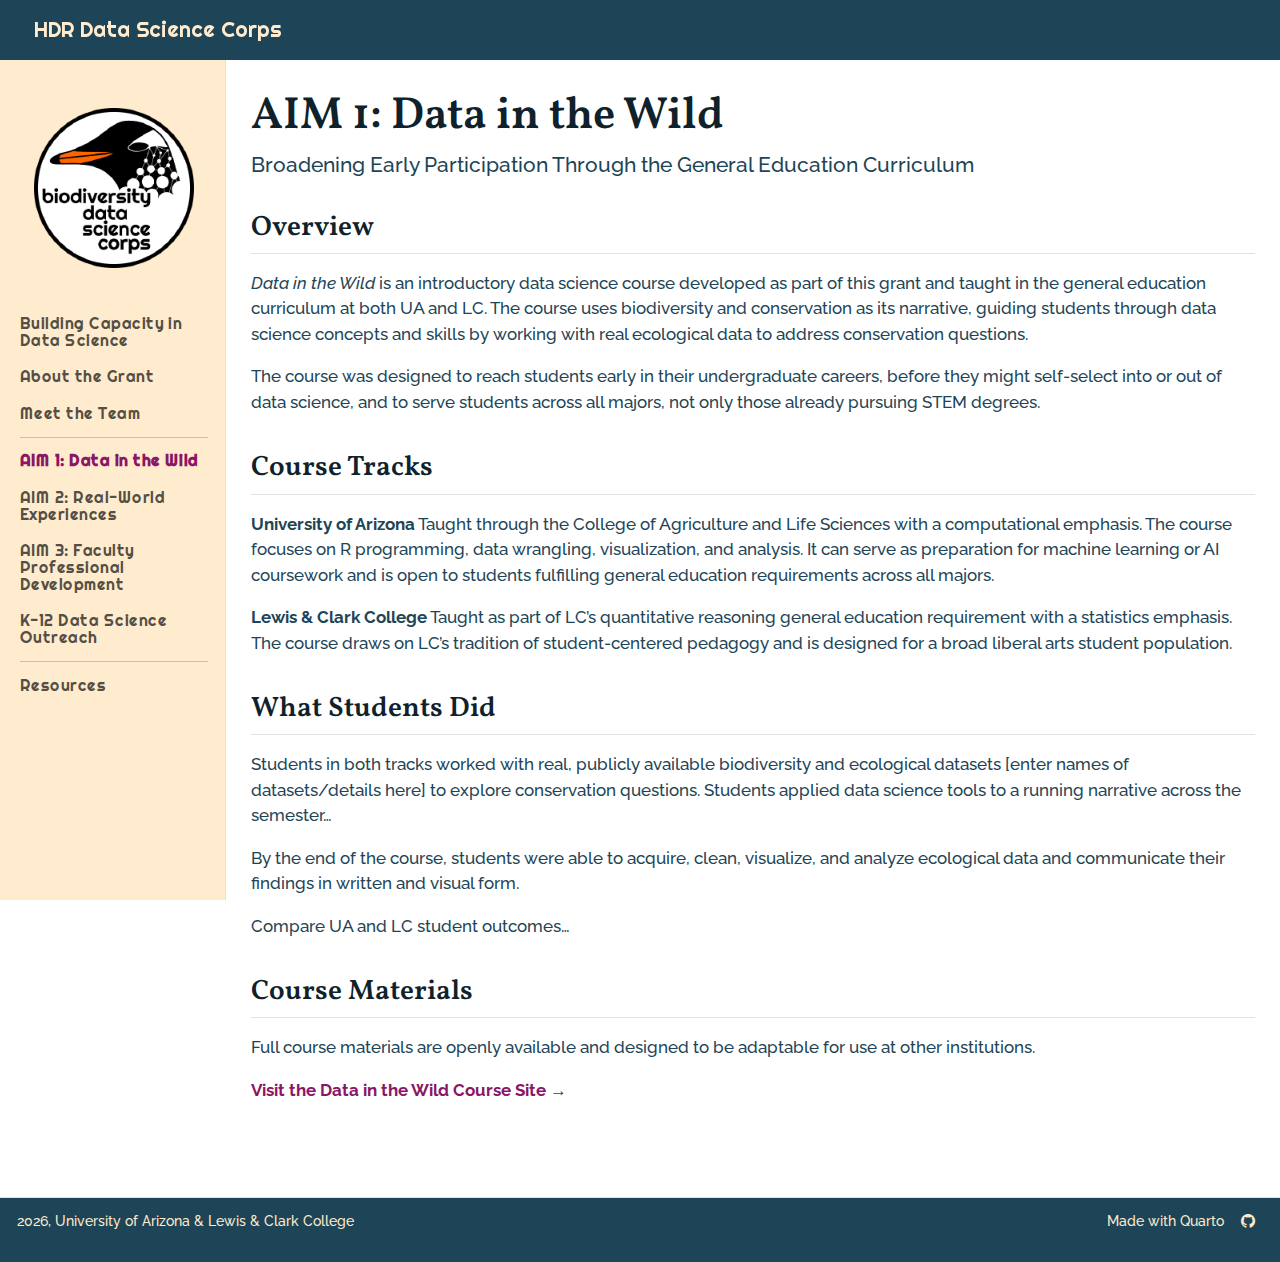
<file: docs/aim1.html>
<!DOCTYPE html>
<html xmlns="http://www.w3.org/1999/xhtml" lang="en" xml:lang="en"><head>

<meta charset="utf-8">
<meta name="generator" content="quarto-1.8.27">

<meta name="viewport" content="width=device-width, initial-scale=1.0, user-scalable=yes">


<title>AIM 1: Data in the Wild – HDR Data Science Corps</title>
<style>
code{white-space: pre-wrap;}
span.smallcaps{font-variant: small-caps;}
div.columns{display: flex; gap: min(4vw, 1.5em);}
div.column{flex: auto; overflow-x: auto;}
div.hanging-indent{margin-left: 1.5em; text-indent: -1.5em;}
ul.task-list{list-style: none;}
ul.task-list li input[type="checkbox"] {
  width: 0.8em;
  margin: 0 0.8em 0.2em -1em; /* quarto-specific, see https://github.com/quarto-dev/quarto-cli/issues/4556 */ 
  vertical-align: middle;
}
</style>


<script src="site_libs/quarto-nav/quarto-nav.js"></script>
<script src="site_libs/quarto-nav/headroom.min.js"></script>
<link href="./images/bdsc-logo-hex.png" rel="icon" type="image/png">
<script src="site_libs/clipboard/clipboard.min.js"></script>
<script src="site_libs/quarto-html/quarto.js" type="module"></script>
<script src="site_libs/quarto-html/tabsets/tabsets.js" type="module"></script>
<script src="site_libs/quarto-html/axe/axe-check.js" type="module"></script>
<script src="site_libs/quarto-html/popper.min.js"></script>
<script src="site_libs/quarto-html/tippy.umd.min.js"></script>
<script src="site_libs/quarto-html/anchor.min.js"></script>
<link href="site_libs/quarto-html/tippy.css" rel="stylesheet">
<link href="site_libs/quarto-html/quarto-syntax-highlighting-ed96de9b727972fe78a7b5d16c58bf87.css" rel="stylesheet" id="quarto-text-highlighting-styles">
<script src="site_libs/bootstrap/bootstrap.min.js"></script>
<link href="site_libs/bootstrap/bootstrap-icons.css" rel="stylesheet">
<link href="site_libs/bootstrap/bootstrap-55dafb3bb7683d9190017ae8b1a7eef9.min.css" rel="stylesheet" append-hash="true" id="quarto-bootstrap" data-mode="light">
<script id="quarto-search-options" type="application/json">{
  "language": {
    "search-no-results-text": "No results",
    "search-matching-documents-text": "matching documents",
    "search-copy-link-title": "Copy link to search",
    "search-hide-matches-text": "Hide additional matches",
    "search-more-match-text": "more match in this document",
    "search-more-matches-text": "more matches in this document",
    "search-clear-button-title": "Clear",
    "search-text-placeholder": "",
    "search-detached-cancel-button-title": "Cancel",
    "search-submit-button-title": "Submit",
    "search-label": "Search"
  }
}</script>


</head>

<body class="nav-sidebar docked nav-fixed quarto-light">

<div id="quarto-search-results"></div>
  <header id="quarto-header" class="headroom fixed-top">
    <nav class="navbar navbar-expand-lg " data-bs-theme="dark">
      <div class="navbar-container container-fluid">
      <div class="navbar-brand-container mx-auto">
    <a href="./index.html" class="navbar-brand navbar-brand-logo">
    <img src="./images/bdsc-logo-hex.png" alt="" class="navbar-logo light-content">
    <img src="./images/bdsc-logo-hex.png" alt="" class="navbar-logo dark-content">
    </a>
    <a class="navbar-brand" href="./index.html">
    <span class="navbar-title">HDR Data Science Corps</span>
    </a>
  </div>
        <div class="quarto-navbar-tools tools-end">
</div>
      </div> <!-- /container-fluid -->
    </nav>
  <nav class="quarto-secondary-nav">
    <div class="container-fluid d-flex">
      <button type="button" class="quarto-btn-toggle btn" data-bs-toggle="collapse" role="button" data-bs-target=".quarto-sidebar-collapse-item" aria-controls="quarto-sidebar" aria-expanded="false" aria-label="Toggle sidebar navigation" onclick="if (window.quartoToggleHeadroom) { window.quartoToggleHeadroom(); }">
        <i class="bi bi-layout-text-sidebar-reverse"></i>
      </button>
        <nav class="quarto-page-breadcrumbs" aria-label="breadcrumb"><ol class="breadcrumb"><li class="breadcrumb-item"><a href="./aim1.html">AIM 1: Data in the Wild</a></li></ol></nav>
        <a class="flex-grow-1" role="navigation" data-bs-toggle="collapse" data-bs-target=".quarto-sidebar-collapse-item" aria-controls="quarto-sidebar" aria-expanded="false" aria-label="Toggle sidebar navigation" onclick="if (window.quartoToggleHeadroom) { window.quartoToggleHeadroom(); }">      
        </a>
    </div>
  </nav>
</header>
<!-- content -->
<div id="quarto-content" class="quarto-container page-columns page-rows-contents page-layout-full page-navbar">
<!-- sidebar -->
  <nav id="quarto-sidebar" class="sidebar collapse collapse-horizontal quarto-sidebar-collapse-item sidebar-navigation docked overflow-auto">
    <div class="pt-lg-2 mt-2 text-center sidebar-header">
      <a href="./index.html" class="sidebar-logo-link">
      <img src="./images/bdsc-logo-hex.png" alt="" class="sidebar-logo light-content py-0 d-lg-inline d-none">
      <img src="./images/bdsc-logo-hex.png" alt="" class="sidebar-logo dark-content py-0 d-lg-inline d-none">
      </a>
      </div>
    <div class="sidebar-menu-container"> 
    <ul class="list-unstyled mt-1">
        <li class="sidebar-item">
  <div class="sidebar-item-container"> 
  <a href="./index.html" class="sidebar-item-text sidebar-link">
 <span class="menu-text">Building Capacity in Data Science</span></a>
  </div>
</li>
        <li class="sidebar-item">
  <div class="sidebar-item-container"> 
  <a href="./about.html" class="sidebar-item-text sidebar-link">
 <span class="menu-text">About the Grant</span></a>
  </div>
</li>
        <li class="sidebar-item">
  <div class="sidebar-item-container"> 
  <a href="./team.html" class="sidebar-item-text sidebar-link">
 <span class="menu-text">Meet the Team</span></a>
  </div>
</li>
        <li class="px-0"><hr class="sidebar-divider hi "></li>
        <li class="sidebar-item">
  <div class="sidebar-item-container"> 
  <a href="./aim1.html" class="sidebar-item-text sidebar-link active">
 <span class="menu-text">AIM 1: Data in the Wild</span></a>
  </div>
</li>
        <li class="sidebar-item">
  <div class="sidebar-item-container"> 
  <a href="./aim2.html" class="sidebar-item-text sidebar-link">
 <span class="menu-text">AIM 2: Real-World Experiences</span></a>
  </div>
</li>
        <li class="sidebar-item">
  <div class="sidebar-item-container"> 
  <a href="./aim3.html" class="sidebar-item-text sidebar-link">
 <span class="menu-text">AIM 3: Faculty Professional Development</span></a>
  </div>
</li>
        <li class="sidebar-item">
  <div class="sidebar-item-container"> 
  <a href="./k12.html" class="sidebar-item-text sidebar-link">
 <span class="menu-text">K-12 Data Science Outreach</span></a>
  </div>
</li>
        <li class="px-0"><hr class="sidebar-divider hi "></li>
        <li class="sidebar-item">
  <div class="sidebar-item-container"> 
  <a href="./resources.html" class="sidebar-item-text sidebar-link">
 <span class="menu-text">Resources</span></a>
  </div>
</li>
    </ul>
    </div>
</nav>
<div id="quarto-sidebar-glass" class="quarto-sidebar-collapse-item" data-bs-toggle="collapse" data-bs-target=".quarto-sidebar-collapse-item"></div>
<!-- margin-sidebar -->
    
<!-- main -->
<main class="content column-page-right" id="quarto-document-content">

<header id="title-block-header" class="quarto-title-block default">
<div class="quarto-title">
<h1 class="title">AIM 1: Data in the Wild</h1>
<p class="subtitle lead">Broadening Early Participation Through the General Education Curriculum</p>
</div>



<div class="quarto-title-meta column-page-right">

    
  
    
  </div>
  


</header>


<section id="overview" class="level2">
<h2 class="anchored" data-anchor-id="overview">Overview</h2>
<p><em>Data in the Wild</em> is an introductory data science course developed as part of this grant and taught in the general education curriculum at both UA and LC. The course uses biodiversity and conservation as its narrative, guiding students through data science concepts and skills by working with real ecological data to address conservation questions.</p>
<p>The course was designed to reach students early in their undergraduate careers, before they might self-select into or out of data science, and to serve students across all majors, not only those already pursuing STEM degrees.</p>
</section>
<section id="course-tracks" class="level2">
<h2 class="anchored" data-anchor-id="course-tracks">Course Tracks</h2>
<p><strong>University of Arizona</strong> Taught through the College of Agriculture and Life Sciences with a computational emphasis. The course focuses on R programming, data wrangling, visualization, and analysis. It can serve as preparation for machine learning or AI coursework and is open to students fulfilling general education requirements across all majors.</p>
<p><strong>Lewis &amp; Clark College</strong> Taught as part of LC’s quantitative reasoning general education requirement with a statistics emphasis. The course draws on LC’s tradition of student-centered pedagogy and is designed for a broad liberal arts student population.</p>
</section>
<section id="what-students-did" class="level2">
<h2 class="anchored" data-anchor-id="what-students-did">What Students Did</h2>
<p>Students in both tracks worked with real, publicly available biodiversity and ecological datasets [enter names of datasets/details here] to explore conservation questions. Students applied data science tools to a running narrative across the semester…</p>
<p>By the end of the course, students were able to acquire, clean, visualize, and analyze ecological data and communicate their findings in written and visual form.</p>
<p>Compare UA and LC student outcomes…</p>
</section>
<section id="course-materials" class="level2">
<h2 class="anchored" data-anchor-id="course-materials">Course Materials</h2>
<p>Full course materials are openly available and designed to be adaptable for use at other institutions.</p>
<p><a href="https://biodiversitydatasciencecorp.github.io/DataInTheWild_Website/" target="_blank"><strong>Visit the Data in the Wild Course Site →</strong></a></p>


</section>

</main> <!-- /main -->
<script id="quarto-html-after-body" type="application/javascript">
  window.document.addEventListener("DOMContentLoaded", function (event) {
    const icon = "";
    const anchorJS = new window.AnchorJS();
    anchorJS.options = {
      placement: 'right',
      icon: icon
    };
    anchorJS.add('.anchored');
    const isCodeAnnotation = (el) => {
      for (const clz of el.classList) {
        if (clz.startsWith('code-annotation-')) {                     
          return true;
        }
      }
      return false;
    }
    const onCopySuccess = function(e) {
      // button target
      const button = e.trigger;
      // don't keep focus
      button.blur();
      // flash "checked"
      button.classList.add('code-copy-button-checked');
      var currentTitle = button.getAttribute("title");
      button.setAttribute("title", "Copied!");
      let tooltip;
      if (window.bootstrap) {
        button.setAttribute("data-bs-toggle", "tooltip");
        button.setAttribute("data-bs-placement", "left");
        button.setAttribute("data-bs-title", "Copied!");
        tooltip = new bootstrap.Tooltip(button, 
          { trigger: "manual", 
            customClass: "code-copy-button-tooltip",
            offset: [0, -8]});
        tooltip.show();    
      }
      setTimeout(function() {
        if (tooltip) {
          tooltip.hide();
          button.removeAttribute("data-bs-title");
          button.removeAttribute("data-bs-toggle");
          button.removeAttribute("data-bs-placement");
        }
        button.setAttribute("title", currentTitle);
        button.classList.remove('code-copy-button-checked');
      }, 1000);
      // clear code selection
      e.clearSelection();
    }
    const getTextToCopy = function(trigger) {
      const outerScaffold = trigger.parentElement.cloneNode(true);
      const codeEl = outerScaffold.querySelector('code');
      for (const childEl of codeEl.children) {
        if (isCodeAnnotation(childEl)) {
          childEl.remove();
        }
      }
      return codeEl.innerText;
    }
    const clipboard = new window.ClipboardJS('.code-copy-button:not([data-in-quarto-modal])', {
      text: getTextToCopy
    });
    clipboard.on('success', onCopySuccess);
    if (window.document.getElementById('quarto-embedded-source-code-modal')) {
      const clipboardModal = new window.ClipboardJS('.code-copy-button[data-in-quarto-modal]', {
        text: getTextToCopy,
        container: window.document.getElementById('quarto-embedded-source-code-modal')
      });
      clipboardModal.on('success', onCopySuccess);
    }
      var localhostRegex = new RegExp(/^(?:http|https):\/\/localhost\:?[0-9]*\//);
      var mailtoRegex = new RegExp(/^mailto:/);
        var filterRegex = new RegExp('/' + window.location.host + '/');
      var isInternal = (href) => {
          return filterRegex.test(href) || localhostRegex.test(href) || mailtoRegex.test(href);
      }
      // Inspect non-navigation links and adorn them if external
     var links = window.document.querySelectorAll('a[href]:not(.nav-link):not(.navbar-brand):not(.toc-action):not(.sidebar-link):not(.sidebar-item-toggle):not(.pagination-link):not(.no-external):not([aria-hidden]):not(.dropdown-item):not(.quarto-navigation-tool):not(.about-link)');
      for (var i=0; i<links.length; i++) {
        const link = links[i];
        if (!isInternal(link.href)) {
          // undo the damage that might have been done by quarto-nav.js in the case of
          // links that we want to consider external
          if (link.dataset.originalHref !== undefined) {
            link.href = link.dataset.originalHref;
          }
        }
      }
    function tippyHover(el, contentFn, onTriggerFn, onUntriggerFn) {
      const config = {
        allowHTML: true,
        maxWidth: 500,
        delay: 100,
        arrow: false,
        appendTo: function(el) {
            return el.parentElement;
        },
        interactive: true,
        interactiveBorder: 10,
        theme: 'quarto',
        placement: 'bottom-start',
      };
      if (contentFn) {
        config.content = contentFn;
      }
      if (onTriggerFn) {
        config.onTrigger = onTriggerFn;
      }
      if (onUntriggerFn) {
        config.onUntrigger = onUntriggerFn;
      }
      window.tippy(el, config); 
    }
    const noterefs = window.document.querySelectorAll('a[role="doc-noteref"]');
    for (var i=0; i<noterefs.length; i++) {
      const ref = noterefs[i];
      tippyHover(ref, function() {
        // use id or data attribute instead here
        let href = ref.getAttribute('data-footnote-href') || ref.getAttribute('href');
        try { href = new URL(href).hash; } catch {}
        const id = href.replace(/^#\/?/, "");
        const note = window.document.getElementById(id);
        if (note) {
          return note.innerHTML;
        } else {
          return "";
        }
      });
    }
    const xrefs = window.document.querySelectorAll('a.quarto-xref');
    const processXRef = (id, note) => {
      // Strip column container classes
      const stripColumnClz = (el) => {
        el.classList.remove("page-full", "page-columns");
        if (el.children) {
          for (const child of el.children) {
            stripColumnClz(child);
          }
        }
      }
      stripColumnClz(note)
      if (id === null || id.startsWith('sec-')) {
        // Special case sections, only their first couple elements
        const container = document.createElement("div");
        if (note.children && note.children.length > 2) {
          container.appendChild(note.children[0].cloneNode(true));
          for (let i = 1; i < note.children.length; i++) {
            const child = note.children[i];
            if (child.tagName === "P" && child.innerText === "") {
              continue;
            } else {
              container.appendChild(child.cloneNode(true));
              break;
            }
          }
          if (window.Quarto?.typesetMath) {
            window.Quarto.typesetMath(container);
          }
          return container.innerHTML
        } else {
          if (window.Quarto?.typesetMath) {
            window.Quarto.typesetMath(note);
          }
          return note.innerHTML;
        }
      } else {
        // Remove any anchor links if they are present
        const anchorLink = note.querySelector('a.anchorjs-link');
        if (anchorLink) {
          anchorLink.remove();
        }
        if (window.Quarto?.typesetMath) {
          window.Quarto.typesetMath(note);
        }
        if (note.classList.contains("callout")) {
          return note.outerHTML;
        } else {
          return note.innerHTML;
        }
      }
    }
    for (var i=0; i<xrefs.length; i++) {
      const xref = xrefs[i];
      tippyHover(xref, undefined, function(instance) {
        instance.disable();
        let url = xref.getAttribute('href');
        let hash = undefined; 
        if (url.startsWith('#')) {
          hash = url;
        } else {
          try { hash = new URL(url).hash; } catch {}
        }
        if (hash) {
          const id = hash.replace(/^#\/?/, "");
          const note = window.document.getElementById(id);
          if (note !== null) {
            try {
              const html = processXRef(id, note.cloneNode(true));
              instance.setContent(html);
            } finally {
              instance.enable();
              instance.show();
            }
          } else {
            // See if we can fetch this
            fetch(url.split('#')[0])
            .then(res => res.text())
            .then(html => {
              const parser = new DOMParser();
              const htmlDoc = parser.parseFromString(html, "text/html");
              const note = htmlDoc.getElementById(id);
              if (note !== null) {
                const html = processXRef(id, note);
                instance.setContent(html);
              } 
            }).finally(() => {
              instance.enable();
              instance.show();
            });
          }
        } else {
          // See if we can fetch a full url (with no hash to target)
          // This is a special case and we should probably do some content thinning / targeting
          fetch(url)
          .then(res => res.text())
          .then(html => {
            const parser = new DOMParser();
            const htmlDoc = parser.parseFromString(html, "text/html");
            const note = htmlDoc.querySelector('main.content');
            if (note !== null) {
              // This should only happen for chapter cross references
              // (since there is no id in the URL)
              // remove the first header
              if (note.children.length > 0 && note.children[0].tagName === "HEADER") {
                note.children[0].remove();
              }
              const html = processXRef(null, note);
              instance.setContent(html);
            } 
          }).finally(() => {
            instance.enable();
            instance.show();
          });
        }
      }, function(instance) {
      });
    }
        let selectedAnnoteEl;
        const selectorForAnnotation = ( cell, annotation) => {
          let cellAttr = 'data-code-cell="' + cell + '"';
          let lineAttr = 'data-code-annotation="' +  annotation + '"';
          const selector = 'span[' + cellAttr + '][' + lineAttr + ']';
          return selector;
        }
        const selectCodeLines = (annoteEl) => {
          const doc = window.document;
          const targetCell = annoteEl.getAttribute("data-target-cell");
          const targetAnnotation = annoteEl.getAttribute("data-target-annotation");
          const annoteSpan = window.document.querySelector(selectorForAnnotation(targetCell, targetAnnotation));
          const lines = annoteSpan.getAttribute("data-code-lines").split(",");
          const lineIds = lines.map((line) => {
            return targetCell + "-" + line;
          })
          let top = null;
          let height = null;
          let parent = null;
          if (lineIds.length > 0) {
              //compute the position of the single el (top and bottom and make a div)
              const el = window.document.getElementById(lineIds[0]);
              top = el.offsetTop;
              height = el.offsetHeight;
              parent = el.parentElement.parentElement;
            if (lineIds.length > 1) {
              const lastEl = window.document.getElementById(lineIds[lineIds.length - 1]);
              const bottom = lastEl.offsetTop + lastEl.offsetHeight;
              height = bottom - top;
            }
            if (top !== null && height !== null && parent !== null) {
              // cook up a div (if necessary) and position it 
              let div = window.document.getElementById("code-annotation-line-highlight");
              if (div === null) {
                div = window.document.createElement("div");
                div.setAttribute("id", "code-annotation-line-highlight");
                div.style.position = 'absolute';
                parent.appendChild(div);
              }
              div.style.top = top - 2 + "px";
              div.style.height = height + 4 + "px";
              div.style.left = 0;
              let gutterDiv = window.document.getElementById("code-annotation-line-highlight-gutter");
              if (gutterDiv === null) {
                gutterDiv = window.document.createElement("div");
                gutterDiv.setAttribute("id", "code-annotation-line-highlight-gutter");
                gutterDiv.style.position = 'absolute';
                const codeCell = window.document.getElementById(targetCell);
                const gutter = codeCell.querySelector('.code-annotation-gutter');
                gutter.appendChild(gutterDiv);
              }
              gutterDiv.style.top = top - 2 + "px";
              gutterDiv.style.height = height + 4 + "px";
            }
            selectedAnnoteEl = annoteEl;
          }
        };
        const unselectCodeLines = () => {
          const elementsIds = ["code-annotation-line-highlight", "code-annotation-line-highlight-gutter"];
          elementsIds.forEach((elId) => {
            const div = window.document.getElementById(elId);
            if (div) {
              div.remove();
            }
          });
          selectedAnnoteEl = undefined;
        };
          // Handle positioning of the toggle
      window.addEventListener(
        "resize",
        throttle(() => {
          elRect = undefined;
          if (selectedAnnoteEl) {
            selectCodeLines(selectedAnnoteEl);
          }
        }, 10)
      );
      function throttle(fn, ms) {
      let throttle = false;
      let timer;
        return (...args) => {
          if(!throttle) { // first call gets through
              fn.apply(this, args);
              throttle = true;
          } else { // all the others get throttled
              if(timer) clearTimeout(timer); // cancel #2
              timer = setTimeout(() => {
                fn.apply(this, args);
                timer = throttle = false;
              }, ms);
          }
        };
      }
        // Attach click handler to the DT
        const annoteDls = window.document.querySelectorAll('dt[data-target-cell]');
        for (const annoteDlNode of annoteDls) {
          annoteDlNode.addEventListener('click', (event) => {
            const clickedEl = event.target;
            if (clickedEl !== selectedAnnoteEl) {
              unselectCodeLines();
              const activeEl = window.document.querySelector('dt[data-target-cell].code-annotation-active');
              if (activeEl) {
                activeEl.classList.remove('code-annotation-active');
              }
              selectCodeLines(clickedEl);
              clickedEl.classList.add('code-annotation-active');
            } else {
              // Unselect the line
              unselectCodeLines();
              clickedEl.classList.remove('code-annotation-active');
            }
          });
        }
    const findCites = (el) => {
      const parentEl = el.parentElement;
      if (parentEl) {
        const cites = parentEl.dataset.cites;
        if (cites) {
          return {
            el,
            cites: cites.split(' ')
          };
        } else {
          return findCites(el.parentElement)
        }
      } else {
        return undefined;
      }
    };
    var bibliorefs = window.document.querySelectorAll('a[role="doc-biblioref"]');
    for (var i=0; i<bibliorefs.length; i++) {
      const ref = bibliorefs[i];
      const citeInfo = findCites(ref);
      if (citeInfo) {
        tippyHover(citeInfo.el, function() {
          var popup = window.document.createElement('div');
          citeInfo.cites.forEach(function(cite) {
            var citeDiv = window.document.createElement('div');
            citeDiv.classList.add('hanging-indent');
            citeDiv.classList.add('csl-entry');
            var biblioDiv = window.document.getElementById('ref-' + cite);
            if (biblioDiv) {
              citeDiv.innerHTML = biblioDiv.innerHTML;
            }
            popup.appendChild(citeDiv);
          });
          return popup.innerHTML;
        });
      }
    }
  });
  </script>
</div> <!-- /content -->
<footer class="footer">
  <div class="nav-footer">
    <div class="nav-footer-left">
<p>2026, University of Arizona &amp; Lewis &amp; Clark College</p>
</div>   
    <div class="nav-footer-center">
      &nbsp;
    </div>
    <div class="nav-footer-right">
      <ul class="footer-items list-unstyled">
    <li class="nav-item">
    <a class="nav-link" href="https://quarto.org/">
<p>Made with Quarto</p>
</a>
  </li>  
    <li class="nav-item compact">
    <a class="nav-link" href="https://github.com/BiodiversityDataScienceCorp">
      <i class="bi bi-github" role="img">
</i> 
    </a>
  </li>  
</ul>
    </div>
  </div>
</footer>




</body></html>
</file>
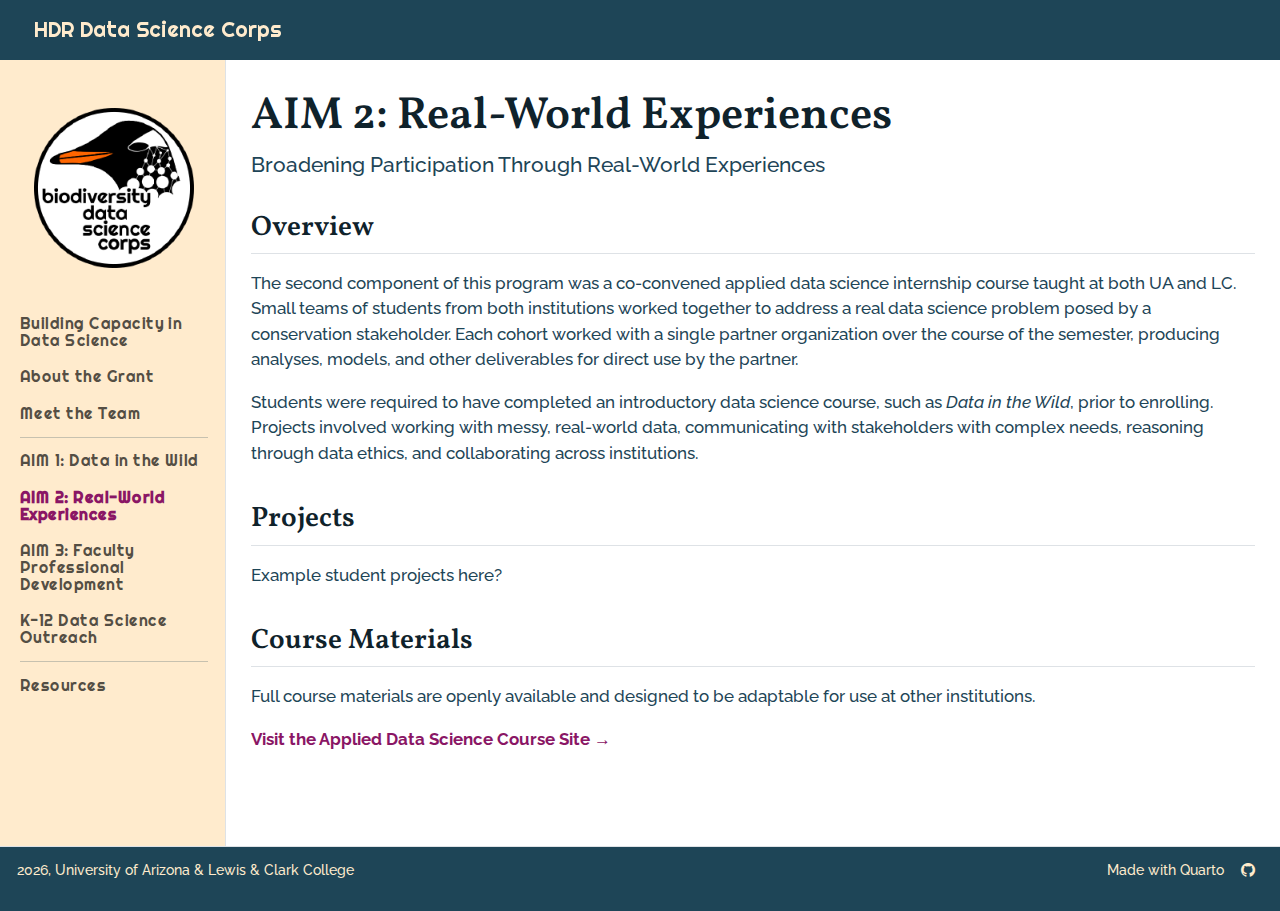
<file: docs/aim2.html>
<!DOCTYPE html>
<html xmlns="http://www.w3.org/1999/xhtml" lang="en" xml:lang="en"><head>

<meta charset="utf-8">
<meta name="generator" content="quarto-1.8.27">

<meta name="viewport" content="width=device-width, initial-scale=1.0, user-scalable=yes">


<title>AIM 2: Real-World Experiences – HDR Data Science Corps</title>
<style>
code{white-space: pre-wrap;}
span.smallcaps{font-variant: small-caps;}
div.columns{display: flex; gap: min(4vw, 1.5em);}
div.column{flex: auto; overflow-x: auto;}
div.hanging-indent{margin-left: 1.5em; text-indent: -1.5em;}
ul.task-list{list-style: none;}
ul.task-list li input[type="checkbox"] {
  width: 0.8em;
  margin: 0 0.8em 0.2em -1em; /* quarto-specific, see https://github.com/quarto-dev/quarto-cli/issues/4556 */ 
  vertical-align: middle;
}
</style>


<script src="site_libs/quarto-nav/quarto-nav.js"></script>
<script src="site_libs/quarto-nav/headroom.min.js"></script>
<link href="./images/bdsc-logo-hex.png" rel="icon" type="image/png">
<script src="site_libs/clipboard/clipboard.min.js"></script>
<script src="site_libs/quarto-html/quarto.js" type="module"></script>
<script src="site_libs/quarto-html/tabsets/tabsets.js" type="module"></script>
<script src="site_libs/quarto-html/axe/axe-check.js" type="module"></script>
<script src="site_libs/quarto-html/popper.min.js"></script>
<script src="site_libs/quarto-html/tippy.umd.min.js"></script>
<script src="site_libs/quarto-html/anchor.min.js"></script>
<link href="site_libs/quarto-html/tippy.css" rel="stylesheet">
<link href="site_libs/quarto-html/quarto-syntax-highlighting-ed96de9b727972fe78a7b5d16c58bf87.css" rel="stylesheet" id="quarto-text-highlighting-styles">
<script src="site_libs/bootstrap/bootstrap.min.js"></script>
<link href="site_libs/bootstrap/bootstrap-icons.css" rel="stylesheet">
<link href="site_libs/bootstrap/bootstrap-55dafb3bb7683d9190017ae8b1a7eef9.min.css" rel="stylesheet" append-hash="true" id="quarto-bootstrap" data-mode="light">
<script id="quarto-search-options" type="application/json">{
  "language": {
    "search-no-results-text": "No results",
    "search-matching-documents-text": "matching documents",
    "search-copy-link-title": "Copy link to search",
    "search-hide-matches-text": "Hide additional matches",
    "search-more-match-text": "more match in this document",
    "search-more-matches-text": "more matches in this document",
    "search-clear-button-title": "Clear",
    "search-text-placeholder": "",
    "search-detached-cancel-button-title": "Cancel",
    "search-submit-button-title": "Submit",
    "search-label": "Search"
  }
}</script>


</head>

<body class="nav-sidebar docked nav-fixed quarto-light">

<div id="quarto-search-results"></div>
  <header id="quarto-header" class="headroom fixed-top">
    <nav class="navbar navbar-expand-lg " data-bs-theme="dark">
      <div class="navbar-container container-fluid">
      <div class="navbar-brand-container mx-auto">
    <a href="./index.html" class="navbar-brand navbar-brand-logo">
    <img src="./images/bdsc-logo-hex.png" alt="" class="navbar-logo light-content">
    <img src="./images/bdsc-logo-hex.png" alt="" class="navbar-logo dark-content">
    </a>
    <a class="navbar-brand" href="./index.html">
    <span class="navbar-title">HDR Data Science Corps</span>
    </a>
  </div>
        <div class="quarto-navbar-tools tools-end">
</div>
      </div> <!-- /container-fluid -->
    </nav>
  <nav class="quarto-secondary-nav">
    <div class="container-fluid d-flex">
      <button type="button" class="quarto-btn-toggle btn" data-bs-toggle="collapse" role="button" data-bs-target=".quarto-sidebar-collapse-item" aria-controls="quarto-sidebar" aria-expanded="false" aria-label="Toggle sidebar navigation" onclick="if (window.quartoToggleHeadroom) { window.quartoToggleHeadroom(); }">
        <i class="bi bi-layout-text-sidebar-reverse"></i>
      </button>
        <nav class="quarto-page-breadcrumbs" aria-label="breadcrumb"><ol class="breadcrumb"><li class="breadcrumb-item"><a href="./aim2.html">AIM 2: Real-World Experiences</a></li></ol></nav>
        <a class="flex-grow-1" role="navigation" data-bs-toggle="collapse" data-bs-target=".quarto-sidebar-collapse-item" aria-controls="quarto-sidebar" aria-expanded="false" aria-label="Toggle sidebar navigation" onclick="if (window.quartoToggleHeadroom) { window.quartoToggleHeadroom(); }">      
        </a>
    </div>
  </nav>
</header>
<!-- content -->
<div id="quarto-content" class="quarto-container page-columns page-rows-contents page-layout-full page-navbar">
<!-- sidebar -->
  <nav id="quarto-sidebar" class="sidebar collapse collapse-horizontal quarto-sidebar-collapse-item sidebar-navigation docked overflow-auto">
    <div class="pt-lg-2 mt-2 text-center sidebar-header">
      <a href="./index.html" class="sidebar-logo-link">
      <img src="./images/bdsc-logo-hex.png" alt="" class="sidebar-logo light-content py-0 d-lg-inline d-none">
      <img src="./images/bdsc-logo-hex.png" alt="" class="sidebar-logo dark-content py-0 d-lg-inline d-none">
      </a>
      </div>
    <div class="sidebar-menu-container"> 
    <ul class="list-unstyled mt-1">
        <li class="sidebar-item">
  <div class="sidebar-item-container"> 
  <a href="./index.html" class="sidebar-item-text sidebar-link">
 <span class="menu-text">Building Capacity in Data Science</span></a>
  </div>
</li>
        <li class="sidebar-item">
  <div class="sidebar-item-container"> 
  <a href="./about.html" class="sidebar-item-text sidebar-link">
 <span class="menu-text">About the Grant</span></a>
  </div>
</li>
        <li class="sidebar-item">
  <div class="sidebar-item-container"> 
  <a href="./team.html" class="sidebar-item-text sidebar-link">
 <span class="menu-text">Meet the Team</span></a>
  </div>
</li>
        <li class="px-0"><hr class="sidebar-divider hi "></li>
        <li class="sidebar-item">
  <div class="sidebar-item-container"> 
  <a href="./aim1.html" class="sidebar-item-text sidebar-link">
 <span class="menu-text">AIM 1: Data in the Wild</span></a>
  </div>
</li>
        <li class="sidebar-item">
  <div class="sidebar-item-container"> 
  <a href="./aim2.html" class="sidebar-item-text sidebar-link active">
 <span class="menu-text">AIM 2: Real-World Experiences</span></a>
  </div>
</li>
        <li class="sidebar-item">
  <div class="sidebar-item-container"> 
  <a href="./aim3.html" class="sidebar-item-text sidebar-link">
 <span class="menu-text">AIM 3: Faculty Professional Development</span></a>
  </div>
</li>
        <li class="sidebar-item">
  <div class="sidebar-item-container"> 
  <a href="./k12.html" class="sidebar-item-text sidebar-link">
 <span class="menu-text">K-12 Data Science Outreach</span></a>
  </div>
</li>
        <li class="px-0"><hr class="sidebar-divider hi "></li>
        <li class="sidebar-item">
  <div class="sidebar-item-container"> 
  <a href="./resources.html" class="sidebar-item-text sidebar-link">
 <span class="menu-text">Resources</span></a>
  </div>
</li>
    </ul>
    </div>
</nav>
<div id="quarto-sidebar-glass" class="quarto-sidebar-collapse-item" data-bs-toggle="collapse" data-bs-target=".quarto-sidebar-collapse-item"></div>
<!-- margin-sidebar -->
    
<!-- main -->
<main class="content column-page-right" id="quarto-document-content">

<header id="title-block-header" class="quarto-title-block default">
<div class="quarto-title">
<h1 class="title">AIM 2: Real-World Experiences</h1>
<p class="subtitle lead">Broadening Participation Through Real-World Experiences</p>
</div>



<div class="quarto-title-meta column-page-right">

    
  
    
  </div>
  


</header>


<section id="overview" class="level2">
<h2 class="anchored" data-anchor-id="overview">Overview</h2>
<p>The second component of this program was a co-convened applied data science internship course taught at both UA and LC. Small teams of students from both institutions worked together to address a real data science problem posed by a conservation stakeholder. Each cohort worked with a single partner organization over the course of the semester, producing analyses, models, and other deliverables for direct use by the partner.</p>
<p>Students were required to have completed an introductory data science course, such as <em>Data in the Wild</em>, prior to enrolling. Projects involved working with messy, real-world data, communicating with stakeholders with complex needs, reasoning through data ethics, and collaborating across institutions.</p>
</section>
<section id="projects" class="level2">
<h2 class="anchored" data-anchor-id="projects">Projects</h2>
<p>Example student projects here?</p>
</section>
<section id="course-materials" class="level2">
<h2 class="anchored" data-anchor-id="course-materials">Course Materials</h2>
<p>Full course materials are openly available and designed to be adaptable for use at other institutions.</p>
<p><a href="https://biodiversitydatasciencecorp.github.io/ADS_Cannonical_Version/home.html" target="_blank"><strong>Visit the Applied Data Science Course Site →</strong></a></p>


</section>

</main> <!-- /main -->
<script id="quarto-html-after-body" type="application/javascript">
  window.document.addEventListener("DOMContentLoaded", function (event) {
    const icon = "";
    const anchorJS = new window.AnchorJS();
    anchorJS.options = {
      placement: 'right',
      icon: icon
    };
    anchorJS.add('.anchored');
    const isCodeAnnotation = (el) => {
      for (const clz of el.classList) {
        if (clz.startsWith('code-annotation-')) {                     
          return true;
        }
      }
      return false;
    }
    const onCopySuccess = function(e) {
      // button target
      const button = e.trigger;
      // don't keep focus
      button.blur();
      // flash "checked"
      button.classList.add('code-copy-button-checked');
      var currentTitle = button.getAttribute("title");
      button.setAttribute("title", "Copied!");
      let tooltip;
      if (window.bootstrap) {
        button.setAttribute("data-bs-toggle", "tooltip");
        button.setAttribute("data-bs-placement", "left");
        button.setAttribute("data-bs-title", "Copied!");
        tooltip = new bootstrap.Tooltip(button, 
          { trigger: "manual", 
            customClass: "code-copy-button-tooltip",
            offset: [0, -8]});
        tooltip.show();    
      }
      setTimeout(function() {
        if (tooltip) {
          tooltip.hide();
          button.removeAttribute("data-bs-title");
          button.removeAttribute("data-bs-toggle");
          button.removeAttribute("data-bs-placement");
        }
        button.setAttribute("title", currentTitle);
        button.classList.remove('code-copy-button-checked');
      }, 1000);
      // clear code selection
      e.clearSelection();
    }
    const getTextToCopy = function(trigger) {
      const outerScaffold = trigger.parentElement.cloneNode(true);
      const codeEl = outerScaffold.querySelector('code');
      for (const childEl of codeEl.children) {
        if (isCodeAnnotation(childEl)) {
          childEl.remove();
        }
      }
      return codeEl.innerText;
    }
    const clipboard = new window.ClipboardJS('.code-copy-button:not([data-in-quarto-modal])', {
      text: getTextToCopy
    });
    clipboard.on('success', onCopySuccess);
    if (window.document.getElementById('quarto-embedded-source-code-modal')) {
      const clipboardModal = new window.ClipboardJS('.code-copy-button[data-in-quarto-modal]', {
        text: getTextToCopy,
        container: window.document.getElementById('quarto-embedded-source-code-modal')
      });
      clipboardModal.on('success', onCopySuccess);
    }
      var localhostRegex = new RegExp(/^(?:http|https):\/\/localhost\:?[0-9]*\//);
      var mailtoRegex = new RegExp(/^mailto:/);
        var filterRegex = new RegExp('/' + window.location.host + '/');
      var isInternal = (href) => {
          return filterRegex.test(href) || localhostRegex.test(href) || mailtoRegex.test(href);
      }
      // Inspect non-navigation links and adorn them if external
     var links = window.document.querySelectorAll('a[href]:not(.nav-link):not(.navbar-brand):not(.toc-action):not(.sidebar-link):not(.sidebar-item-toggle):not(.pagination-link):not(.no-external):not([aria-hidden]):not(.dropdown-item):not(.quarto-navigation-tool):not(.about-link)');
      for (var i=0; i<links.length; i++) {
        const link = links[i];
        if (!isInternal(link.href)) {
          // undo the damage that might have been done by quarto-nav.js in the case of
          // links that we want to consider external
          if (link.dataset.originalHref !== undefined) {
            link.href = link.dataset.originalHref;
          }
        }
      }
    function tippyHover(el, contentFn, onTriggerFn, onUntriggerFn) {
      const config = {
        allowHTML: true,
        maxWidth: 500,
        delay: 100,
        arrow: false,
        appendTo: function(el) {
            return el.parentElement;
        },
        interactive: true,
        interactiveBorder: 10,
        theme: 'quarto',
        placement: 'bottom-start',
      };
      if (contentFn) {
        config.content = contentFn;
      }
      if (onTriggerFn) {
        config.onTrigger = onTriggerFn;
      }
      if (onUntriggerFn) {
        config.onUntrigger = onUntriggerFn;
      }
      window.tippy(el, config); 
    }
    const noterefs = window.document.querySelectorAll('a[role="doc-noteref"]');
    for (var i=0; i<noterefs.length; i++) {
      const ref = noterefs[i];
      tippyHover(ref, function() {
        // use id or data attribute instead here
        let href = ref.getAttribute('data-footnote-href') || ref.getAttribute('href');
        try { href = new URL(href).hash; } catch {}
        const id = href.replace(/^#\/?/, "");
        const note = window.document.getElementById(id);
        if (note) {
          return note.innerHTML;
        } else {
          return "";
        }
      });
    }
    const xrefs = window.document.querySelectorAll('a.quarto-xref');
    const processXRef = (id, note) => {
      // Strip column container classes
      const stripColumnClz = (el) => {
        el.classList.remove("page-full", "page-columns");
        if (el.children) {
          for (const child of el.children) {
            stripColumnClz(child);
          }
        }
      }
      stripColumnClz(note)
      if (id === null || id.startsWith('sec-')) {
        // Special case sections, only their first couple elements
        const container = document.createElement("div");
        if (note.children && note.children.length > 2) {
          container.appendChild(note.children[0].cloneNode(true));
          for (let i = 1; i < note.children.length; i++) {
            const child = note.children[i];
            if (child.tagName === "P" && child.innerText === "") {
              continue;
            } else {
              container.appendChild(child.cloneNode(true));
              break;
            }
          }
          if (window.Quarto?.typesetMath) {
            window.Quarto.typesetMath(container);
          }
          return container.innerHTML
        } else {
          if (window.Quarto?.typesetMath) {
            window.Quarto.typesetMath(note);
          }
          return note.innerHTML;
        }
      } else {
        // Remove any anchor links if they are present
        const anchorLink = note.querySelector('a.anchorjs-link');
        if (anchorLink) {
          anchorLink.remove();
        }
        if (window.Quarto?.typesetMath) {
          window.Quarto.typesetMath(note);
        }
        if (note.classList.contains("callout")) {
          return note.outerHTML;
        } else {
          return note.innerHTML;
        }
      }
    }
    for (var i=0; i<xrefs.length; i++) {
      const xref = xrefs[i];
      tippyHover(xref, undefined, function(instance) {
        instance.disable();
        let url = xref.getAttribute('href');
        let hash = undefined; 
        if (url.startsWith('#')) {
          hash = url;
        } else {
          try { hash = new URL(url).hash; } catch {}
        }
        if (hash) {
          const id = hash.replace(/^#\/?/, "");
          const note = window.document.getElementById(id);
          if (note !== null) {
            try {
              const html = processXRef(id, note.cloneNode(true));
              instance.setContent(html);
            } finally {
              instance.enable();
              instance.show();
            }
          } else {
            // See if we can fetch this
            fetch(url.split('#')[0])
            .then(res => res.text())
            .then(html => {
              const parser = new DOMParser();
              const htmlDoc = parser.parseFromString(html, "text/html");
              const note = htmlDoc.getElementById(id);
              if (note !== null) {
                const html = processXRef(id, note);
                instance.setContent(html);
              } 
            }).finally(() => {
              instance.enable();
              instance.show();
            });
          }
        } else {
          // See if we can fetch a full url (with no hash to target)
          // This is a special case and we should probably do some content thinning / targeting
          fetch(url)
          .then(res => res.text())
          .then(html => {
            const parser = new DOMParser();
            const htmlDoc = parser.parseFromString(html, "text/html");
            const note = htmlDoc.querySelector('main.content');
            if (note !== null) {
              // This should only happen for chapter cross references
              // (since there is no id in the URL)
              // remove the first header
              if (note.children.length > 0 && note.children[0].tagName === "HEADER") {
                note.children[0].remove();
              }
              const html = processXRef(null, note);
              instance.setContent(html);
            } 
          }).finally(() => {
            instance.enable();
            instance.show();
          });
        }
      }, function(instance) {
      });
    }
        let selectedAnnoteEl;
        const selectorForAnnotation = ( cell, annotation) => {
          let cellAttr = 'data-code-cell="' + cell + '"';
          let lineAttr = 'data-code-annotation="' +  annotation + '"';
          const selector = 'span[' + cellAttr + '][' + lineAttr + ']';
          return selector;
        }
        const selectCodeLines = (annoteEl) => {
          const doc = window.document;
          const targetCell = annoteEl.getAttribute("data-target-cell");
          const targetAnnotation = annoteEl.getAttribute("data-target-annotation");
          const annoteSpan = window.document.querySelector(selectorForAnnotation(targetCell, targetAnnotation));
          const lines = annoteSpan.getAttribute("data-code-lines").split(",");
          const lineIds = lines.map((line) => {
            return targetCell + "-" + line;
          })
          let top = null;
          let height = null;
          let parent = null;
          if (lineIds.length > 0) {
              //compute the position of the single el (top and bottom and make a div)
              const el = window.document.getElementById(lineIds[0]);
              top = el.offsetTop;
              height = el.offsetHeight;
              parent = el.parentElement.parentElement;
            if (lineIds.length > 1) {
              const lastEl = window.document.getElementById(lineIds[lineIds.length - 1]);
              const bottom = lastEl.offsetTop + lastEl.offsetHeight;
              height = bottom - top;
            }
            if (top !== null && height !== null && parent !== null) {
              // cook up a div (if necessary) and position it 
              let div = window.document.getElementById("code-annotation-line-highlight");
              if (div === null) {
                div = window.document.createElement("div");
                div.setAttribute("id", "code-annotation-line-highlight");
                div.style.position = 'absolute';
                parent.appendChild(div);
              }
              div.style.top = top - 2 + "px";
              div.style.height = height + 4 + "px";
              div.style.left = 0;
              let gutterDiv = window.document.getElementById("code-annotation-line-highlight-gutter");
              if (gutterDiv === null) {
                gutterDiv = window.document.createElement("div");
                gutterDiv.setAttribute("id", "code-annotation-line-highlight-gutter");
                gutterDiv.style.position = 'absolute';
                const codeCell = window.document.getElementById(targetCell);
                const gutter = codeCell.querySelector('.code-annotation-gutter');
                gutter.appendChild(gutterDiv);
              }
              gutterDiv.style.top = top - 2 + "px";
              gutterDiv.style.height = height + 4 + "px";
            }
            selectedAnnoteEl = annoteEl;
          }
        };
        const unselectCodeLines = () => {
          const elementsIds = ["code-annotation-line-highlight", "code-annotation-line-highlight-gutter"];
          elementsIds.forEach((elId) => {
            const div = window.document.getElementById(elId);
            if (div) {
              div.remove();
            }
          });
          selectedAnnoteEl = undefined;
        };
          // Handle positioning of the toggle
      window.addEventListener(
        "resize",
        throttle(() => {
          elRect = undefined;
          if (selectedAnnoteEl) {
            selectCodeLines(selectedAnnoteEl);
          }
        }, 10)
      );
      function throttle(fn, ms) {
      let throttle = false;
      let timer;
        return (...args) => {
          if(!throttle) { // first call gets through
              fn.apply(this, args);
              throttle = true;
          } else { // all the others get throttled
              if(timer) clearTimeout(timer); // cancel #2
              timer = setTimeout(() => {
                fn.apply(this, args);
                timer = throttle = false;
              }, ms);
          }
        };
      }
        // Attach click handler to the DT
        const annoteDls = window.document.querySelectorAll('dt[data-target-cell]');
        for (const annoteDlNode of annoteDls) {
          annoteDlNode.addEventListener('click', (event) => {
            const clickedEl = event.target;
            if (clickedEl !== selectedAnnoteEl) {
              unselectCodeLines();
              const activeEl = window.document.querySelector('dt[data-target-cell].code-annotation-active');
              if (activeEl) {
                activeEl.classList.remove('code-annotation-active');
              }
              selectCodeLines(clickedEl);
              clickedEl.classList.add('code-annotation-active');
            } else {
              // Unselect the line
              unselectCodeLines();
              clickedEl.classList.remove('code-annotation-active');
            }
          });
        }
    const findCites = (el) => {
      const parentEl = el.parentElement;
      if (parentEl) {
        const cites = parentEl.dataset.cites;
        if (cites) {
          return {
            el,
            cites: cites.split(' ')
          };
        } else {
          return findCites(el.parentElement)
        }
      } else {
        return undefined;
      }
    };
    var bibliorefs = window.document.querySelectorAll('a[role="doc-biblioref"]');
    for (var i=0; i<bibliorefs.length; i++) {
      const ref = bibliorefs[i];
      const citeInfo = findCites(ref);
      if (citeInfo) {
        tippyHover(citeInfo.el, function() {
          var popup = window.document.createElement('div');
          citeInfo.cites.forEach(function(cite) {
            var citeDiv = window.document.createElement('div');
            citeDiv.classList.add('hanging-indent');
            citeDiv.classList.add('csl-entry');
            var biblioDiv = window.document.getElementById('ref-' + cite);
            if (biblioDiv) {
              citeDiv.innerHTML = biblioDiv.innerHTML;
            }
            popup.appendChild(citeDiv);
          });
          return popup.innerHTML;
        });
      }
    }
  });
  </script>
</div> <!-- /content -->
<footer class="footer">
  <div class="nav-footer">
    <div class="nav-footer-left">
<p>2026, University of Arizona &amp; Lewis &amp; Clark College</p>
</div>   
    <div class="nav-footer-center">
      &nbsp;
    </div>
    <div class="nav-footer-right">
      <ul class="footer-items list-unstyled">
    <li class="nav-item">
    <a class="nav-link" href="https://quarto.org/">
<p>Made with Quarto</p>
</a>
  </li>  
    <li class="nav-item compact">
    <a class="nav-link" href="https://github.com/BiodiversityDataScienceCorp">
      <i class="bi bi-github" role="img">
</i> 
    </a>
  </li>  
</ul>
    </div>
  </div>
</footer>




</body></html>
</file>
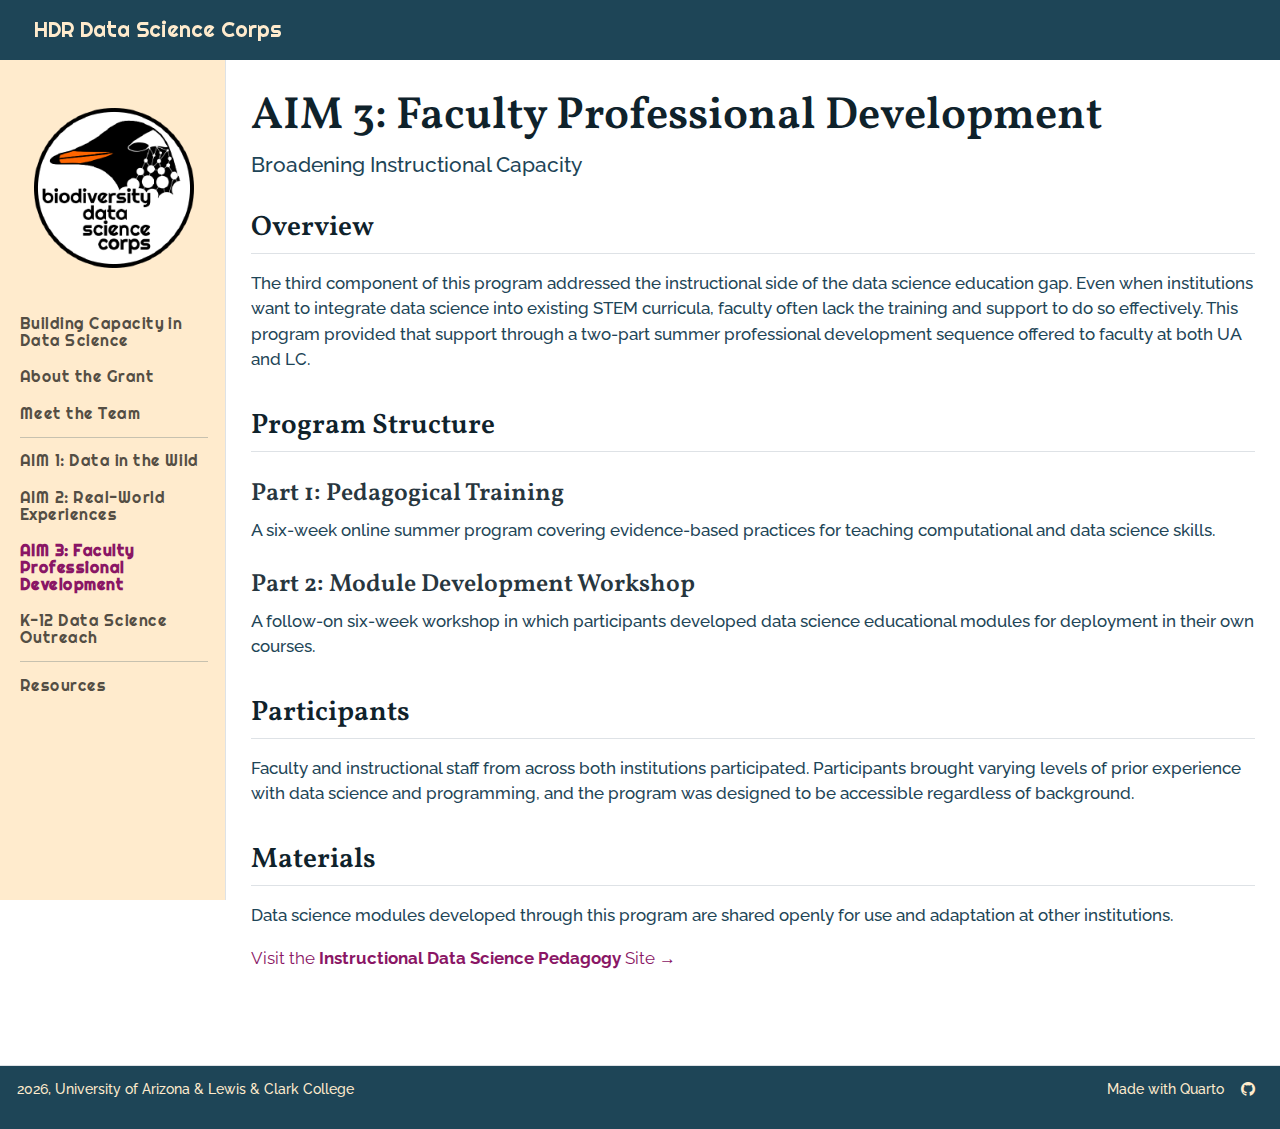
<file: docs/aim3.html>
<!DOCTYPE html>
<html xmlns="http://www.w3.org/1999/xhtml" lang="en" xml:lang="en"><head>

<meta charset="utf-8">
<meta name="generator" content="quarto-1.8.27">

<meta name="viewport" content="width=device-width, initial-scale=1.0, user-scalable=yes">


<title>AIM 3: Faculty Professional Development – HDR Data Science Corps</title>
<style>
code{white-space: pre-wrap;}
span.smallcaps{font-variant: small-caps;}
div.columns{display: flex; gap: min(4vw, 1.5em);}
div.column{flex: auto; overflow-x: auto;}
div.hanging-indent{margin-left: 1.5em; text-indent: -1.5em;}
ul.task-list{list-style: none;}
ul.task-list li input[type="checkbox"] {
  width: 0.8em;
  margin: 0 0.8em 0.2em -1em; /* quarto-specific, see https://github.com/quarto-dev/quarto-cli/issues/4556 */ 
  vertical-align: middle;
}
</style>


<script src="site_libs/quarto-nav/quarto-nav.js"></script>
<script src="site_libs/quarto-nav/headroom.min.js"></script>
<link href="./images/bdsc-logo-hex.png" rel="icon" type="image/png">
<script src="site_libs/clipboard/clipboard.min.js"></script>
<script src="site_libs/quarto-html/quarto.js" type="module"></script>
<script src="site_libs/quarto-html/tabsets/tabsets.js" type="module"></script>
<script src="site_libs/quarto-html/axe/axe-check.js" type="module"></script>
<script src="site_libs/quarto-html/popper.min.js"></script>
<script src="site_libs/quarto-html/tippy.umd.min.js"></script>
<script src="site_libs/quarto-html/anchor.min.js"></script>
<link href="site_libs/quarto-html/tippy.css" rel="stylesheet">
<link href="site_libs/quarto-html/quarto-syntax-highlighting-ed96de9b727972fe78a7b5d16c58bf87.css" rel="stylesheet" id="quarto-text-highlighting-styles">
<script src="site_libs/bootstrap/bootstrap.min.js"></script>
<link href="site_libs/bootstrap/bootstrap-icons.css" rel="stylesheet">
<link href="site_libs/bootstrap/bootstrap-55dafb3bb7683d9190017ae8b1a7eef9.min.css" rel="stylesheet" append-hash="true" id="quarto-bootstrap" data-mode="light">
<script id="quarto-search-options" type="application/json">{
  "language": {
    "search-no-results-text": "No results",
    "search-matching-documents-text": "matching documents",
    "search-copy-link-title": "Copy link to search",
    "search-hide-matches-text": "Hide additional matches",
    "search-more-match-text": "more match in this document",
    "search-more-matches-text": "more matches in this document",
    "search-clear-button-title": "Clear",
    "search-text-placeholder": "",
    "search-detached-cancel-button-title": "Cancel",
    "search-submit-button-title": "Submit",
    "search-label": "Search"
  }
}</script>


</head>

<body class="nav-sidebar docked nav-fixed quarto-light">

<div id="quarto-search-results"></div>
  <header id="quarto-header" class="headroom fixed-top">
    <nav class="navbar navbar-expand-lg " data-bs-theme="dark">
      <div class="navbar-container container-fluid">
      <div class="navbar-brand-container mx-auto">
    <a href="./index.html" class="navbar-brand navbar-brand-logo">
    <img src="./images/bdsc-logo-hex.png" alt="" class="navbar-logo light-content">
    <img src="./images/bdsc-logo-hex.png" alt="" class="navbar-logo dark-content">
    </a>
    <a class="navbar-brand" href="./index.html">
    <span class="navbar-title">HDR Data Science Corps</span>
    </a>
  </div>
        <div class="quarto-navbar-tools tools-end">
</div>
      </div> <!-- /container-fluid -->
    </nav>
  <nav class="quarto-secondary-nav">
    <div class="container-fluid d-flex">
      <button type="button" class="quarto-btn-toggle btn" data-bs-toggle="collapse" role="button" data-bs-target=".quarto-sidebar-collapse-item" aria-controls="quarto-sidebar" aria-expanded="false" aria-label="Toggle sidebar navigation" onclick="if (window.quartoToggleHeadroom) { window.quartoToggleHeadroom(); }">
        <i class="bi bi-layout-text-sidebar-reverse"></i>
      </button>
        <nav class="quarto-page-breadcrumbs" aria-label="breadcrumb"><ol class="breadcrumb"><li class="breadcrumb-item"><a href="./aim3.html">AIM 3: Faculty Professional Development</a></li></ol></nav>
        <a class="flex-grow-1" role="navigation" data-bs-toggle="collapse" data-bs-target=".quarto-sidebar-collapse-item" aria-controls="quarto-sidebar" aria-expanded="false" aria-label="Toggle sidebar navigation" onclick="if (window.quartoToggleHeadroom) { window.quartoToggleHeadroom(); }">      
        </a>
    </div>
  </nav>
</header>
<!-- content -->
<div id="quarto-content" class="quarto-container page-columns page-rows-contents page-layout-full page-navbar">
<!-- sidebar -->
  <nav id="quarto-sidebar" class="sidebar collapse collapse-horizontal quarto-sidebar-collapse-item sidebar-navigation docked overflow-auto">
    <div class="pt-lg-2 mt-2 text-center sidebar-header">
      <a href="./index.html" class="sidebar-logo-link">
      <img src="./images/bdsc-logo-hex.png" alt="" class="sidebar-logo light-content py-0 d-lg-inline d-none">
      <img src="./images/bdsc-logo-hex.png" alt="" class="sidebar-logo dark-content py-0 d-lg-inline d-none">
      </a>
      </div>
    <div class="sidebar-menu-container"> 
    <ul class="list-unstyled mt-1">
        <li class="sidebar-item">
  <div class="sidebar-item-container"> 
  <a href="./index.html" class="sidebar-item-text sidebar-link">
 <span class="menu-text">Building Capacity in Data Science</span></a>
  </div>
</li>
        <li class="sidebar-item">
  <div class="sidebar-item-container"> 
  <a href="./about.html" class="sidebar-item-text sidebar-link">
 <span class="menu-text">About the Grant</span></a>
  </div>
</li>
        <li class="sidebar-item">
  <div class="sidebar-item-container"> 
  <a href="./team.html" class="sidebar-item-text sidebar-link">
 <span class="menu-text">Meet the Team</span></a>
  </div>
</li>
        <li class="px-0"><hr class="sidebar-divider hi "></li>
        <li class="sidebar-item">
  <div class="sidebar-item-container"> 
  <a href="./aim1.html" class="sidebar-item-text sidebar-link">
 <span class="menu-text">AIM 1: Data in the Wild</span></a>
  </div>
</li>
        <li class="sidebar-item">
  <div class="sidebar-item-container"> 
  <a href="./aim2.html" class="sidebar-item-text sidebar-link">
 <span class="menu-text">AIM 2: Real-World Experiences</span></a>
  </div>
</li>
        <li class="sidebar-item">
  <div class="sidebar-item-container"> 
  <a href="./aim3.html" class="sidebar-item-text sidebar-link active">
 <span class="menu-text">AIM 3: Faculty Professional Development</span></a>
  </div>
</li>
        <li class="sidebar-item">
  <div class="sidebar-item-container"> 
  <a href="./k12.html" class="sidebar-item-text sidebar-link">
 <span class="menu-text">K-12 Data Science Outreach</span></a>
  </div>
</li>
        <li class="px-0"><hr class="sidebar-divider hi "></li>
        <li class="sidebar-item">
  <div class="sidebar-item-container"> 
  <a href="./resources.html" class="sidebar-item-text sidebar-link">
 <span class="menu-text">Resources</span></a>
  </div>
</li>
    </ul>
    </div>
</nav>
<div id="quarto-sidebar-glass" class="quarto-sidebar-collapse-item" data-bs-toggle="collapse" data-bs-target=".quarto-sidebar-collapse-item"></div>
<!-- margin-sidebar -->
    
<!-- main -->
<main class="content column-page-right" id="quarto-document-content">

<header id="title-block-header" class="quarto-title-block default">
<div class="quarto-title">
<h1 class="title">AIM 3: Faculty Professional Development</h1>
<p class="subtitle lead">Broadening Instructional Capacity</p>
</div>



<div class="quarto-title-meta column-page-right">

    
  
    
  </div>
  


</header>


<section id="overview" class="level2">
<h2 class="anchored" data-anchor-id="overview">Overview</h2>
<p>The third component of this program addressed the instructional side of the data science education gap. Even when institutions want to integrate data science into existing STEM curricula, faculty often lack the training and support to do so effectively. This program provided that support through a two-part summer professional development sequence offered to faculty at both UA and LC.</p>
</section>
<section id="program-structure" class="level2">
<h2 class="anchored" data-anchor-id="program-structure">Program Structure</h2>
<section id="part-1-pedagogical-training" class="level3">
<h3 class="anchored" data-anchor-id="part-1-pedagogical-training">Part 1: Pedagogical Training</h3>
<p>A six-week online summer program covering evidence-based practices for teaching computational and data science skills.</p>
</section>
<section id="part-2-module-development-workshop" class="level3">
<h3 class="anchored" data-anchor-id="part-2-module-development-workshop">Part 2: Module Development Workshop</h3>
<p>A follow-on six-week workshop in which participants developed data science educational modules for deployment in their own courses.</p>
</section>
</section>
<section id="participants" class="level2">
<h2 class="anchored" data-anchor-id="participants">Participants</h2>
<p>Faculty and instructional staff from across both institutions participated. Participants brought varying levels of prior experience with data science and programming, and the program was designed to be accessible regardless of background.</p>
</section>
<section id="materials" class="level2">
<h2 class="anchored" data-anchor-id="materials">Materials</h2>
<p>Data science modules developed through this program are shared openly for use and adaptation at other institutions.</p>
<p><a href="https://biodiversitydatasciencecorp.github.io/Instructional-Pedagogy/">Visit the <strong>Instructional Data Science Pedagogy</strong> Site →</a></p>


</section>

</main> <!-- /main -->
<script id="quarto-html-after-body" type="application/javascript">
  window.document.addEventListener("DOMContentLoaded", function (event) {
    const icon = "";
    const anchorJS = new window.AnchorJS();
    anchorJS.options = {
      placement: 'right',
      icon: icon
    };
    anchorJS.add('.anchored');
    const isCodeAnnotation = (el) => {
      for (const clz of el.classList) {
        if (clz.startsWith('code-annotation-')) {                     
          return true;
        }
      }
      return false;
    }
    const onCopySuccess = function(e) {
      // button target
      const button = e.trigger;
      // don't keep focus
      button.blur();
      // flash "checked"
      button.classList.add('code-copy-button-checked');
      var currentTitle = button.getAttribute("title");
      button.setAttribute("title", "Copied!");
      let tooltip;
      if (window.bootstrap) {
        button.setAttribute("data-bs-toggle", "tooltip");
        button.setAttribute("data-bs-placement", "left");
        button.setAttribute("data-bs-title", "Copied!");
        tooltip = new bootstrap.Tooltip(button, 
          { trigger: "manual", 
            customClass: "code-copy-button-tooltip",
            offset: [0, -8]});
        tooltip.show();    
      }
      setTimeout(function() {
        if (tooltip) {
          tooltip.hide();
          button.removeAttribute("data-bs-title");
          button.removeAttribute("data-bs-toggle");
          button.removeAttribute("data-bs-placement");
        }
        button.setAttribute("title", currentTitle);
        button.classList.remove('code-copy-button-checked');
      }, 1000);
      // clear code selection
      e.clearSelection();
    }
    const getTextToCopy = function(trigger) {
      const outerScaffold = trigger.parentElement.cloneNode(true);
      const codeEl = outerScaffold.querySelector('code');
      for (const childEl of codeEl.children) {
        if (isCodeAnnotation(childEl)) {
          childEl.remove();
        }
      }
      return codeEl.innerText;
    }
    const clipboard = new window.ClipboardJS('.code-copy-button:not([data-in-quarto-modal])', {
      text: getTextToCopy
    });
    clipboard.on('success', onCopySuccess);
    if (window.document.getElementById('quarto-embedded-source-code-modal')) {
      const clipboardModal = new window.ClipboardJS('.code-copy-button[data-in-quarto-modal]', {
        text: getTextToCopy,
        container: window.document.getElementById('quarto-embedded-source-code-modal')
      });
      clipboardModal.on('success', onCopySuccess);
    }
      var localhostRegex = new RegExp(/^(?:http|https):\/\/localhost\:?[0-9]*\//);
      var mailtoRegex = new RegExp(/^mailto:/);
        var filterRegex = new RegExp('/' + window.location.host + '/');
      var isInternal = (href) => {
          return filterRegex.test(href) || localhostRegex.test(href) || mailtoRegex.test(href);
      }
      // Inspect non-navigation links and adorn them if external
     var links = window.document.querySelectorAll('a[href]:not(.nav-link):not(.navbar-brand):not(.toc-action):not(.sidebar-link):not(.sidebar-item-toggle):not(.pagination-link):not(.no-external):not([aria-hidden]):not(.dropdown-item):not(.quarto-navigation-tool):not(.about-link)');
      for (var i=0; i<links.length; i++) {
        const link = links[i];
        if (!isInternal(link.href)) {
          // undo the damage that might have been done by quarto-nav.js in the case of
          // links that we want to consider external
          if (link.dataset.originalHref !== undefined) {
            link.href = link.dataset.originalHref;
          }
        }
      }
    function tippyHover(el, contentFn, onTriggerFn, onUntriggerFn) {
      const config = {
        allowHTML: true,
        maxWidth: 500,
        delay: 100,
        arrow: false,
        appendTo: function(el) {
            return el.parentElement;
        },
        interactive: true,
        interactiveBorder: 10,
        theme: 'quarto',
        placement: 'bottom-start',
      };
      if (contentFn) {
        config.content = contentFn;
      }
      if (onTriggerFn) {
        config.onTrigger = onTriggerFn;
      }
      if (onUntriggerFn) {
        config.onUntrigger = onUntriggerFn;
      }
      window.tippy(el, config); 
    }
    const noterefs = window.document.querySelectorAll('a[role="doc-noteref"]');
    for (var i=0; i<noterefs.length; i++) {
      const ref = noterefs[i];
      tippyHover(ref, function() {
        // use id or data attribute instead here
        let href = ref.getAttribute('data-footnote-href') || ref.getAttribute('href');
        try { href = new URL(href).hash; } catch {}
        const id = href.replace(/^#\/?/, "");
        const note = window.document.getElementById(id);
        if (note) {
          return note.innerHTML;
        } else {
          return "";
        }
      });
    }
    const xrefs = window.document.querySelectorAll('a.quarto-xref');
    const processXRef = (id, note) => {
      // Strip column container classes
      const stripColumnClz = (el) => {
        el.classList.remove("page-full", "page-columns");
        if (el.children) {
          for (const child of el.children) {
            stripColumnClz(child);
          }
        }
      }
      stripColumnClz(note)
      if (id === null || id.startsWith('sec-')) {
        // Special case sections, only their first couple elements
        const container = document.createElement("div");
        if (note.children && note.children.length > 2) {
          container.appendChild(note.children[0].cloneNode(true));
          for (let i = 1; i < note.children.length; i++) {
            const child = note.children[i];
            if (child.tagName === "P" && child.innerText === "") {
              continue;
            } else {
              container.appendChild(child.cloneNode(true));
              break;
            }
          }
          if (window.Quarto?.typesetMath) {
            window.Quarto.typesetMath(container);
          }
          return container.innerHTML
        } else {
          if (window.Quarto?.typesetMath) {
            window.Quarto.typesetMath(note);
          }
          return note.innerHTML;
        }
      } else {
        // Remove any anchor links if they are present
        const anchorLink = note.querySelector('a.anchorjs-link');
        if (anchorLink) {
          anchorLink.remove();
        }
        if (window.Quarto?.typesetMath) {
          window.Quarto.typesetMath(note);
        }
        if (note.classList.contains("callout")) {
          return note.outerHTML;
        } else {
          return note.innerHTML;
        }
      }
    }
    for (var i=0; i<xrefs.length; i++) {
      const xref = xrefs[i];
      tippyHover(xref, undefined, function(instance) {
        instance.disable();
        let url = xref.getAttribute('href');
        let hash = undefined; 
        if (url.startsWith('#')) {
          hash = url;
        } else {
          try { hash = new URL(url).hash; } catch {}
        }
        if (hash) {
          const id = hash.replace(/^#\/?/, "");
          const note = window.document.getElementById(id);
          if (note !== null) {
            try {
              const html = processXRef(id, note.cloneNode(true));
              instance.setContent(html);
            } finally {
              instance.enable();
              instance.show();
            }
          } else {
            // See if we can fetch this
            fetch(url.split('#')[0])
            .then(res => res.text())
            .then(html => {
              const parser = new DOMParser();
              const htmlDoc = parser.parseFromString(html, "text/html");
              const note = htmlDoc.getElementById(id);
              if (note !== null) {
                const html = processXRef(id, note);
                instance.setContent(html);
              } 
            }).finally(() => {
              instance.enable();
              instance.show();
            });
          }
        } else {
          // See if we can fetch a full url (with no hash to target)
          // This is a special case and we should probably do some content thinning / targeting
          fetch(url)
          .then(res => res.text())
          .then(html => {
            const parser = new DOMParser();
            const htmlDoc = parser.parseFromString(html, "text/html");
            const note = htmlDoc.querySelector('main.content');
            if (note !== null) {
              // This should only happen for chapter cross references
              // (since there is no id in the URL)
              // remove the first header
              if (note.children.length > 0 && note.children[0].tagName === "HEADER") {
                note.children[0].remove();
              }
              const html = processXRef(null, note);
              instance.setContent(html);
            } 
          }).finally(() => {
            instance.enable();
            instance.show();
          });
        }
      }, function(instance) {
      });
    }
        let selectedAnnoteEl;
        const selectorForAnnotation = ( cell, annotation) => {
          let cellAttr = 'data-code-cell="' + cell + '"';
          let lineAttr = 'data-code-annotation="' +  annotation + '"';
          const selector = 'span[' + cellAttr + '][' + lineAttr + ']';
          return selector;
        }
        const selectCodeLines = (annoteEl) => {
          const doc = window.document;
          const targetCell = annoteEl.getAttribute("data-target-cell");
          const targetAnnotation = annoteEl.getAttribute("data-target-annotation");
          const annoteSpan = window.document.querySelector(selectorForAnnotation(targetCell, targetAnnotation));
          const lines = annoteSpan.getAttribute("data-code-lines").split(",");
          const lineIds = lines.map((line) => {
            return targetCell + "-" + line;
          })
          let top = null;
          let height = null;
          let parent = null;
          if (lineIds.length > 0) {
              //compute the position of the single el (top and bottom and make a div)
              const el = window.document.getElementById(lineIds[0]);
              top = el.offsetTop;
              height = el.offsetHeight;
              parent = el.parentElement.parentElement;
            if (lineIds.length > 1) {
              const lastEl = window.document.getElementById(lineIds[lineIds.length - 1]);
              const bottom = lastEl.offsetTop + lastEl.offsetHeight;
              height = bottom - top;
            }
            if (top !== null && height !== null && parent !== null) {
              // cook up a div (if necessary) and position it 
              let div = window.document.getElementById("code-annotation-line-highlight");
              if (div === null) {
                div = window.document.createElement("div");
                div.setAttribute("id", "code-annotation-line-highlight");
                div.style.position = 'absolute';
                parent.appendChild(div);
              }
              div.style.top = top - 2 + "px";
              div.style.height = height + 4 + "px";
              div.style.left = 0;
              let gutterDiv = window.document.getElementById("code-annotation-line-highlight-gutter");
              if (gutterDiv === null) {
                gutterDiv = window.document.createElement("div");
                gutterDiv.setAttribute("id", "code-annotation-line-highlight-gutter");
                gutterDiv.style.position = 'absolute';
                const codeCell = window.document.getElementById(targetCell);
                const gutter = codeCell.querySelector('.code-annotation-gutter');
                gutter.appendChild(gutterDiv);
              }
              gutterDiv.style.top = top - 2 + "px";
              gutterDiv.style.height = height + 4 + "px";
            }
            selectedAnnoteEl = annoteEl;
          }
        };
        const unselectCodeLines = () => {
          const elementsIds = ["code-annotation-line-highlight", "code-annotation-line-highlight-gutter"];
          elementsIds.forEach((elId) => {
            const div = window.document.getElementById(elId);
            if (div) {
              div.remove();
            }
          });
          selectedAnnoteEl = undefined;
        };
          // Handle positioning of the toggle
      window.addEventListener(
        "resize",
        throttle(() => {
          elRect = undefined;
          if (selectedAnnoteEl) {
            selectCodeLines(selectedAnnoteEl);
          }
        }, 10)
      );
      function throttle(fn, ms) {
      let throttle = false;
      let timer;
        return (...args) => {
          if(!throttle) { // first call gets through
              fn.apply(this, args);
              throttle = true;
          } else { // all the others get throttled
              if(timer) clearTimeout(timer); // cancel #2
              timer = setTimeout(() => {
                fn.apply(this, args);
                timer = throttle = false;
              }, ms);
          }
        };
      }
        // Attach click handler to the DT
        const annoteDls = window.document.querySelectorAll('dt[data-target-cell]');
        for (const annoteDlNode of annoteDls) {
          annoteDlNode.addEventListener('click', (event) => {
            const clickedEl = event.target;
            if (clickedEl !== selectedAnnoteEl) {
              unselectCodeLines();
              const activeEl = window.document.querySelector('dt[data-target-cell].code-annotation-active');
              if (activeEl) {
                activeEl.classList.remove('code-annotation-active');
              }
              selectCodeLines(clickedEl);
              clickedEl.classList.add('code-annotation-active');
            } else {
              // Unselect the line
              unselectCodeLines();
              clickedEl.classList.remove('code-annotation-active');
            }
          });
        }
    const findCites = (el) => {
      const parentEl = el.parentElement;
      if (parentEl) {
        const cites = parentEl.dataset.cites;
        if (cites) {
          return {
            el,
            cites: cites.split(' ')
          };
        } else {
          return findCites(el.parentElement)
        }
      } else {
        return undefined;
      }
    };
    var bibliorefs = window.document.querySelectorAll('a[role="doc-biblioref"]');
    for (var i=0; i<bibliorefs.length; i++) {
      const ref = bibliorefs[i];
      const citeInfo = findCites(ref);
      if (citeInfo) {
        tippyHover(citeInfo.el, function() {
          var popup = window.document.createElement('div');
          citeInfo.cites.forEach(function(cite) {
            var citeDiv = window.document.createElement('div');
            citeDiv.classList.add('hanging-indent');
            citeDiv.classList.add('csl-entry');
            var biblioDiv = window.document.getElementById('ref-' + cite);
            if (biblioDiv) {
              citeDiv.innerHTML = biblioDiv.innerHTML;
            }
            popup.appendChild(citeDiv);
          });
          return popup.innerHTML;
        });
      }
    }
  });
  </script>
</div> <!-- /content -->
<footer class="footer">
  <div class="nav-footer">
    <div class="nav-footer-left">
<p>2026, University of Arizona &amp; Lewis &amp; Clark College</p>
</div>   
    <div class="nav-footer-center">
      &nbsp;
    </div>
    <div class="nav-footer-right">
      <ul class="footer-items list-unstyled">
    <li class="nav-item">
    <a class="nav-link" href="https://quarto.org/">
<p>Made with Quarto</p>
</a>
  </li>  
    <li class="nav-item compact">
    <a class="nav-link" href="https://github.com/BiodiversityDataScienceCorp">
      <i class="bi bi-github" role="img">
</i> 
    </a>
  </li>  
</ul>
    </div>
  </div>
</footer>




</body></html>
</file>
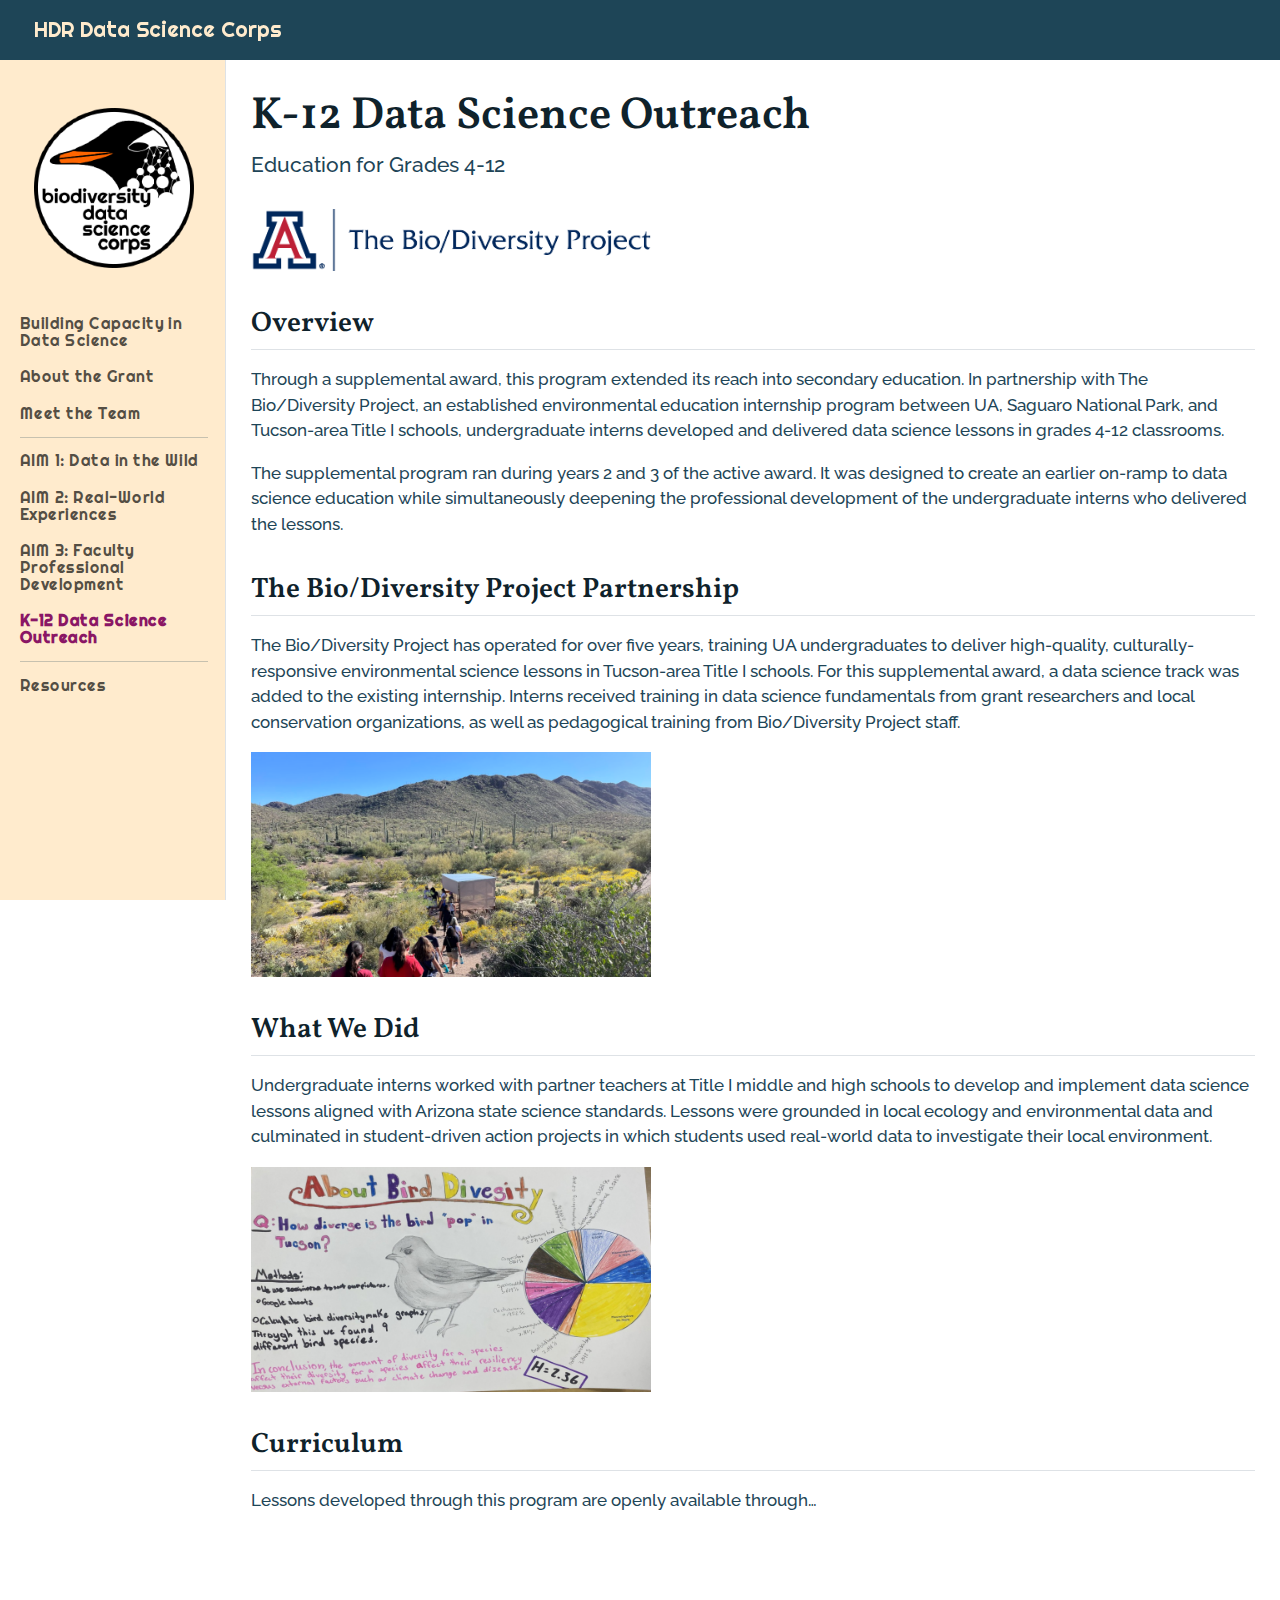
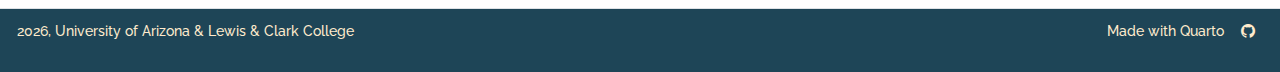
<file: docs/k12.html>
<!DOCTYPE html>
<html xmlns="http://www.w3.org/1999/xhtml" lang="en" xml:lang="en"><head>

<meta charset="utf-8">
<meta name="generator" content="quarto-1.8.27">

<meta name="viewport" content="width=device-width, initial-scale=1.0, user-scalable=yes">


<title>K-12 Data Science Outreach – HDR Data Science Corps</title>
<style>
code{white-space: pre-wrap;}
span.smallcaps{font-variant: small-caps;}
div.columns{display: flex; gap: min(4vw, 1.5em);}
div.column{flex: auto; overflow-x: auto;}
div.hanging-indent{margin-left: 1.5em; text-indent: -1.5em;}
ul.task-list{list-style: none;}
ul.task-list li input[type="checkbox"] {
  width: 0.8em;
  margin: 0 0.8em 0.2em -1em; /* quarto-specific, see https://github.com/quarto-dev/quarto-cli/issues/4556 */ 
  vertical-align: middle;
}
</style>


<script src="site_libs/quarto-nav/quarto-nav.js"></script>
<script src="site_libs/quarto-nav/headroom.min.js"></script>
<link href="./images/bdsc-logo-hex.png" rel="icon" type="image/png">
<script src="site_libs/clipboard/clipboard.min.js"></script>
<script src="site_libs/quarto-html/quarto.js" type="module"></script>
<script src="site_libs/quarto-html/tabsets/tabsets.js" type="module"></script>
<script src="site_libs/quarto-html/axe/axe-check.js" type="module"></script>
<script src="site_libs/quarto-html/popper.min.js"></script>
<script src="site_libs/quarto-html/tippy.umd.min.js"></script>
<script src="site_libs/quarto-html/anchor.min.js"></script>
<link href="site_libs/quarto-html/tippy.css" rel="stylesheet">
<link href="site_libs/quarto-html/quarto-syntax-highlighting-ed96de9b727972fe78a7b5d16c58bf87.css" rel="stylesheet" id="quarto-text-highlighting-styles">
<script src="site_libs/bootstrap/bootstrap.min.js"></script>
<link href="site_libs/bootstrap/bootstrap-icons.css" rel="stylesheet">
<link href="site_libs/bootstrap/bootstrap-55dafb3bb7683d9190017ae8b1a7eef9.min.css" rel="stylesheet" append-hash="true" id="quarto-bootstrap" data-mode="light">
<script id="quarto-search-options" type="application/json">{
  "language": {
    "search-no-results-text": "No results",
    "search-matching-documents-text": "matching documents",
    "search-copy-link-title": "Copy link to search",
    "search-hide-matches-text": "Hide additional matches",
    "search-more-match-text": "more match in this document",
    "search-more-matches-text": "more matches in this document",
    "search-clear-button-title": "Clear",
    "search-text-placeholder": "",
    "search-detached-cancel-button-title": "Cancel",
    "search-submit-button-title": "Submit",
    "search-label": "Search"
  }
}</script>


</head>

<body class="nav-sidebar docked nav-fixed quarto-light">

<div id="quarto-search-results"></div>
  <header id="quarto-header" class="headroom fixed-top">
    <nav class="navbar navbar-expand-lg " data-bs-theme="dark">
      <div class="navbar-container container-fluid">
      <div class="navbar-brand-container mx-auto">
    <a href="./index.html" class="navbar-brand navbar-brand-logo">
    <img src="./images/bdsc-logo-hex.png" alt="" class="navbar-logo light-content">
    <img src="./images/bdsc-logo-hex.png" alt="" class="navbar-logo dark-content">
    </a>
    <a class="navbar-brand" href="./index.html">
    <span class="navbar-title">HDR Data Science Corps</span>
    </a>
  </div>
        <div class="quarto-navbar-tools tools-end">
</div>
      </div> <!-- /container-fluid -->
    </nav>
  <nav class="quarto-secondary-nav">
    <div class="container-fluid d-flex">
      <button type="button" class="quarto-btn-toggle btn" data-bs-toggle="collapse" role="button" data-bs-target=".quarto-sidebar-collapse-item" aria-controls="quarto-sidebar" aria-expanded="false" aria-label="Toggle sidebar navigation" onclick="if (window.quartoToggleHeadroom) { window.quartoToggleHeadroom(); }">
        <i class="bi bi-layout-text-sidebar-reverse"></i>
      </button>
        <nav class="quarto-page-breadcrumbs" aria-label="breadcrumb"><ol class="breadcrumb"><li class="breadcrumb-item"><a href="./k12.html">K-12 Data Science Outreach</a></li></ol></nav>
        <a class="flex-grow-1" role="navigation" data-bs-toggle="collapse" data-bs-target=".quarto-sidebar-collapse-item" aria-controls="quarto-sidebar" aria-expanded="false" aria-label="Toggle sidebar navigation" onclick="if (window.quartoToggleHeadroom) { window.quartoToggleHeadroom(); }">      
        </a>
    </div>
  </nav>
</header>
<!-- content -->
<div id="quarto-content" class="quarto-container page-columns page-rows-contents page-layout-full page-navbar">
<!-- sidebar -->
  <nav id="quarto-sidebar" class="sidebar collapse collapse-horizontal quarto-sidebar-collapse-item sidebar-navigation docked overflow-auto">
    <div class="pt-lg-2 mt-2 text-center sidebar-header">
      <a href="./index.html" class="sidebar-logo-link">
      <img src="./images/bdsc-logo-hex.png" alt="" class="sidebar-logo light-content py-0 d-lg-inline d-none">
      <img src="./images/bdsc-logo-hex.png" alt="" class="sidebar-logo dark-content py-0 d-lg-inline d-none">
      </a>
      </div>
    <div class="sidebar-menu-container"> 
    <ul class="list-unstyled mt-1">
        <li class="sidebar-item">
  <div class="sidebar-item-container"> 
  <a href="./index.html" class="sidebar-item-text sidebar-link">
 <span class="menu-text">Building Capacity in Data Science</span></a>
  </div>
</li>
        <li class="sidebar-item">
  <div class="sidebar-item-container"> 
  <a href="./about.html" class="sidebar-item-text sidebar-link">
 <span class="menu-text">About the Grant</span></a>
  </div>
</li>
        <li class="sidebar-item">
  <div class="sidebar-item-container"> 
  <a href="./team.html" class="sidebar-item-text sidebar-link">
 <span class="menu-text">Meet the Team</span></a>
  </div>
</li>
        <li class="px-0"><hr class="sidebar-divider hi "></li>
        <li class="sidebar-item">
  <div class="sidebar-item-container"> 
  <a href="./aim1.html" class="sidebar-item-text sidebar-link">
 <span class="menu-text">AIM 1: Data in the Wild</span></a>
  </div>
</li>
        <li class="sidebar-item">
  <div class="sidebar-item-container"> 
  <a href="./aim2.html" class="sidebar-item-text sidebar-link">
 <span class="menu-text">AIM 2: Real-World Experiences</span></a>
  </div>
</li>
        <li class="sidebar-item">
  <div class="sidebar-item-container"> 
  <a href="./aim3.html" class="sidebar-item-text sidebar-link">
 <span class="menu-text">AIM 3: Faculty Professional Development</span></a>
  </div>
</li>
        <li class="sidebar-item">
  <div class="sidebar-item-container"> 
  <a href="./k12.html" class="sidebar-item-text sidebar-link active">
 <span class="menu-text">K-12 Data Science Outreach</span></a>
  </div>
</li>
        <li class="px-0"><hr class="sidebar-divider hi "></li>
        <li class="sidebar-item">
  <div class="sidebar-item-container"> 
  <a href="./resources.html" class="sidebar-item-text sidebar-link">
 <span class="menu-text">Resources</span></a>
  </div>
</li>
    </ul>
    </div>
</nav>
<div id="quarto-sidebar-glass" class="quarto-sidebar-collapse-item" data-bs-toggle="collapse" data-bs-target=".quarto-sidebar-collapse-item"></div>
<!-- margin-sidebar -->
    
<!-- main -->
<main class="content column-page-right" id="quarto-document-content">

<header id="title-block-header" class="quarto-title-block default">
<div class="quarto-title">
<h1 class="title">K-12 Data Science Outreach</h1>
<p class="subtitle lead">Education for Grades 4-12</p>
</div>



<div class="quarto-title-meta column-page-right">

    
  
    
  </div>
  


</header>


<p><img src="images/paste-7.png" class="img-fluid" width="400"></p>
<section id="overview" class="level2">
<h2 class="anchored" data-anchor-id="overview">Overview</h2>
<p>Through a supplemental award, this program extended its reach into secondary education. In partnership with The Bio/Diversity Project, an established environmental education internship program between UA, Saguaro National Park, and Tucson-area Title I schools, undergraduate interns developed and delivered data science lessons in grades 4-12 classrooms.</p>
<p>The supplemental program ran during years 2 and 3 of the active award. It was designed to create an earlier on-ramp to data science education while simultaneously deepening the professional development of the undergraduate interns who delivered the lessons.</p>
</section>
<section id="the-biodiversity-project-partnership" class="level2">
<h2 class="anchored" data-anchor-id="the-biodiversity-project-partnership">The Bio/Diversity Project Partnership</h2>
<p>The Bio/Diversity Project has operated for over five years, training UA undergraduates to deliver high-quality, culturally-responsive environmental science lessons in Tucson-area Title I schools. For this supplemental award, a data science track was added to the existing internship. Interns received training in data science fundamentals from grant researchers and local conservation organizations, as well as pedagogical training from Bio/Diversity Project staff.</p>
<p><img src="images/paste-8.png" class="img-fluid" width="400"></p>
</section>
<section id="what-we-did" class="level2">
<h2 class="anchored" data-anchor-id="what-we-did">What We Did</h2>
<p>Undergraduate interns worked with partner teachers at Title I middle and high schools to develop and implement data science lessons aligned with Arizona state science standards. Lessons were grounded in local ecology and environmental data and culminated in student-driven action projects in which students used real-world data to investigate their local environment.</p>
<p><img src="images/paste-5.png" class="img-fluid" width="400"></p>
</section>
<section id="curriculum" class="level2">
<h2 class="anchored" data-anchor-id="curriculum">Curriculum</h2>
<p>Lessons developed through this program are openly available through…</p>


</section>

</main> <!-- /main -->
<script id="quarto-html-after-body" type="application/javascript">
  window.document.addEventListener("DOMContentLoaded", function (event) {
    const icon = "";
    const anchorJS = new window.AnchorJS();
    anchorJS.options = {
      placement: 'right',
      icon: icon
    };
    anchorJS.add('.anchored');
    const isCodeAnnotation = (el) => {
      for (const clz of el.classList) {
        if (clz.startsWith('code-annotation-')) {                     
          return true;
        }
      }
      return false;
    }
    const onCopySuccess = function(e) {
      // button target
      const button = e.trigger;
      // don't keep focus
      button.blur();
      // flash "checked"
      button.classList.add('code-copy-button-checked');
      var currentTitle = button.getAttribute("title");
      button.setAttribute("title", "Copied!");
      let tooltip;
      if (window.bootstrap) {
        button.setAttribute("data-bs-toggle", "tooltip");
        button.setAttribute("data-bs-placement", "left");
        button.setAttribute("data-bs-title", "Copied!");
        tooltip = new bootstrap.Tooltip(button, 
          { trigger: "manual", 
            customClass: "code-copy-button-tooltip",
            offset: [0, -8]});
        tooltip.show();    
      }
      setTimeout(function() {
        if (tooltip) {
          tooltip.hide();
          button.removeAttribute("data-bs-title");
          button.removeAttribute("data-bs-toggle");
          button.removeAttribute("data-bs-placement");
        }
        button.setAttribute("title", currentTitle);
        button.classList.remove('code-copy-button-checked');
      }, 1000);
      // clear code selection
      e.clearSelection();
    }
    const getTextToCopy = function(trigger) {
      const outerScaffold = trigger.parentElement.cloneNode(true);
      const codeEl = outerScaffold.querySelector('code');
      for (const childEl of codeEl.children) {
        if (isCodeAnnotation(childEl)) {
          childEl.remove();
        }
      }
      return codeEl.innerText;
    }
    const clipboard = new window.ClipboardJS('.code-copy-button:not([data-in-quarto-modal])', {
      text: getTextToCopy
    });
    clipboard.on('success', onCopySuccess);
    if (window.document.getElementById('quarto-embedded-source-code-modal')) {
      const clipboardModal = new window.ClipboardJS('.code-copy-button[data-in-quarto-modal]', {
        text: getTextToCopy,
        container: window.document.getElementById('quarto-embedded-source-code-modal')
      });
      clipboardModal.on('success', onCopySuccess);
    }
      var localhostRegex = new RegExp(/^(?:http|https):\/\/localhost\:?[0-9]*\//);
      var mailtoRegex = new RegExp(/^mailto:/);
        var filterRegex = new RegExp('/' + window.location.host + '/');
      var isInternal = (href) => {
          return filterRegex.test(href) || localhostRegex.test(href) || mailtoRegex.test(href);
      }
      // Inspect non-navigation links and adorn them if external
     var links = window.document.querySelectorAll('a[href]:not(.nav-link):not(.navbar-brand):not(.toc-action):not(.sidebar-link):not(.sidebar-item-toggle):not(.pagination-link):not(.no-external):not([aria-hidden]):not(.dropdown-item):not(.quarto-navigation-tool):not(.about-link)');
      for (var i=0; i<links.length; i++) {
        const link = links[i];
        if (!isInternal(link.href)) {
          // undo the damage that might have been done by quarto-nav.js in the case of
          // links that we want to consider external
          if (link.dataset.originalHref !== undefined) {
            link.href = link.dataset.originalHref;
          }
        }
      }
    function tippyHover(el, contentFn, onTriggerFn, onUntriggerFn) {
      const config = {
        allowHTML: true,
        maxWidth: 500,
        delay: 100,
        arrow: false,
        appendTo: function(el) {
            return el.parentElement;
        },
        interactive: true,
        interactiveBorder: 10,
        theme: 'quarto',
        placement: 'bottom-start',
      };
      if (contentFn) {
        config.content = contentFn;
      }
      if (onTriggerFn) {
        config.onTrigger = onTriggerFn;
      }
      if (onUntriggerFn) {
        config.onUntrigger = onUntriggerFn;
      }
      window.tippy(el, config); 
    }
    const noterefs = window.document.querySelectorAll('a[role="doc-noteref"]');
    for (var i=0; i<noterefs.length; i++) {
      const ref = noterefs[i];
      tippyHover(ref, function() {
        // use id or data attribute instead here
        let href = ref.getAttribute('data-footnote-href') || ref.getAttribute('href');
        try { href = new URL(href).hash; } catch {}
        const id = href.replace(/^#\/?/, "");
        const note = window.document.getElementById(id);
        if (note) {
          return note.innerHTML;
        } else {
          return "";
        }
      });
    }
    const xrefs = window.document.querySelectorAll('a.quarto-xref');
    const processXRef = (id, note) => {
      // Strip column container classes
      const stripColumnClz = (el) => {
        el.classList.remove("page-full", "page-columns");
        if (el.children) {
          for (const child of el.children) {
            stripColumnClz(child);
          }
        }
      }
      stripColumnClz(note)
      if (id === null || id.startsWith('sec-')) {
        // Special case sections, only their first couple elements
        const container = document.createElement("div");
        if (note.children && note.children.length > 2) {
          container.appendChild(note.children[0].cloneNode(true));
          for (let i = 1; i < note.children.length; i++) {
            const child = note.children[i];
            if (child.tagName === "P" && child.innerText === "") {
              continue;
            } else {
              container.appendChild(child.cloneNode(true));
              break;
            }
          }
          if (window.Quarto?.typesetMath) {
            window.Quarto.typesetMath(container);
          }
          return container.innerHTML
        } else {
          if (window.Quarto?.typesetMath) {
            window.Quarto.typesetMath(note);
          }
          return note.innerHTML;
        }
      } else {
        // Remove any anchor links if they are present
        const anchorLink = note.querySelector('a.anchorjs-link');
        if (anchorLink) {
          anchorLink.remove();
        }
        if (window.Quarto?.typesetMath) {
          window.Quarto.typesetMath(note);
        }
        if (note.classList.contains("callout")) {
          return note.outerHTML;
        } else {
          return note.innerHTML;
        }
      }
    }
    for (var i=0; i<xrefs.length; i++) {
      const xref = xrefs[i];
      tippyHover(xref, undefined, function(instance) {
        instance.disable();
        let url = xref.getAttribute('href');
        let hash = undefined; 
        if (url.startsWith('#')) {
          hash = url;
        } else {
          try { hash = new URL(url).hash; } catch {}
        }
        if (hash) {
          const id = hash.replace(/^#\/?/, "");
          const note = window.document.getElementById(id);
          if (note !== null) {
            try {
              const html = processXRef(id, note.cloneNode(true));
              instance.setContent(html);
            } finally {
              instance.enable();
              instance.show();
            }
          } else {
            // See if we can fetch this
            fetch(url.split('#')[0])
            .then(res => res.text())
            .then(html => {
              const parser = new DOMParser();
              const htmlDoc = parser.parseFromString(html, "text/html");
              const note = htmlDoc.getElementById(id);
              if (note !== null) {
                const html = processXRef(id, note);
                instance.setContent(html);
              } 
            }).finally(() => {
              instance.enable();
              instance.show();
            });
          }
        } else {
          // See if we can fetch a full url (with no hash to target)
          // This is a special case and we should probably do some content thinning / targeting
          fetch(url)
          .then(res => res.text())
          .then(html => {
            const parser = new DOMParser();
            const htmlDoc = parser.parseFromString(html, "text/html");
            const note = htmlDoc.querySelector('main.content');
            if (note !== null) {
              // This should only happen for chapter cross references
              // (since there is no id in the URL)
              // remove the first header
              if (note.children.length > 0 && note.children[0].tagName === "HEADER") {
                note.children[0].remove();
              }
              const html = processXRef(null, note);
              instance.setContent(html);
            } 
          }).finally(() => {
            instance.enable();
            instance.show();
          });
        }
      }, function(instance) {
      });
    }
        let selectedAnnoteEl;
        const selectorForAnnotation = ( cell, annotation) => {
          let cellAttr = 'data-code-cell="' + cell + '"';
          let lineAttr = 'data-code-annotation="' +  annotation + '"';
          const selector = 'span[' + cellAttr + '][' + lineAttr + ']';
          return selector;
        }
        const selectCodeLines = (annoteEl) => {
          const doc = window.document;
          const targetCell = annoteEl.getAttribute("data-target-cell");
          const targetAnnotation = annoteEl.getAttribute("data-target-annotation");
          const annoteSpan = window.document.querySelector(selectorForAnnotation(targetCell, targetAnnotation));
          const lines = annoteSpan.getAttribute("data-code-lines").split(",");
          const lineIds = lines.map((line) => {
            return targetCell + "-" + line;
          })
          let top = null;
          let height = null;
          let parent = null;
          if (lineIds.length > 0) {
              //compute the position of the single el (top and bottom and make a div)
              const el = window.document.getElementById(lineIds[0]);
              top = el.offsetTop;
              height = el.offsetHeight;
              parent = el.parentElement.parentElement;
            if (lineIds.length > 1) {
              const lastEl = window.document.getElementById(lineIds[lineIds.length - 1]);
              const bottom = lastEl.offsetTop + lastEl.offsetHeight;
              height = bottom - top;
            }
            if (top !== null && height !== null && parent !== null) {
              // cook up a div (if necessary) and position it 
              let div = window.document.getElementById("code-annotation-line-highlight");
              if (div === null) {
                div = window.document.createElement("div");
                div.setAttribute("id", "code-annotation-line-highlight");
                div.style.position = 'absolute';
                parent.appendChild(div);
              }
              div.style.top = top - 2 + "px";
              div.style.height = height + 4 + "px";
              div.style.left = 0;
              let gutterDiv = window.document.getElementById("code-annotation-line-highlight-gutter");
              if (gutterDiv === null) {
                gutterDiv = window.document.createElement("div");
                gutterDiv.setAttribute("id", "code-annotation-line-highlight-gutter");
                gutterDiv.style.position = 'absolute';
                const codeCell = window.document.getElementById(targetCell);
                const gutter = codeCell.querySelector('.code-annotation-gutter');
                gutter.appendChild(gutterDiv);
              }
              gutterDiv.style.top = top - 2 + "px";
              gutterDiv.style.height = height + 4 + "px";
            }
            selectedAnnoteEl = annoteEl;
          }
        };
        const unselectCodeLines = () => {
          const elementsIds = ["code-annotation-line-highlight", "code-annotation-line-highlight-gutter"];
          elementsIds.forEach((elId) => {
            const div = window.document.getElementById(elId);
            if (div) {
              div.remove();
            }
          });
          selectedAnnoteEl = undefined;
        };
          // Handle positioning of the toggle
      window.addEventListener(
        "resize",
        throttle(() => {
          elRect = undefined;
          if (selectedAnnoteEl) {
            selectCodeLines(selectedAnnoteEl);
          }
        }, 10)
      );
      function throttle(fn, ms) {
      let throttle = false;
      let timer;
        return (...args) => {
          if(!throttle) { // first call gets through
              fn.apply(this, args);
              throttle = true;
          } else { // all the others get throttled
              if(timer) clearTimeout(timer); // cancel #2
              timer = setTimeout(() => {
                fn.apply(this, args);
                timer = throttle = false;
              }, ms);
          }
        };
      }
        // Attach click handler to the DT
        const annoteDls = window.document.querySelectorAll('dt[data-target-cell]');
        for (const annoteDlNode of annoteDls) {
          annoteDlNode.addEventListener('click', (event) => {
            const clickedEl = event.target;
            if (clickedEl !== selectedAnnoteEl) {
              unselectCodeLines();
              const activeEl = window.document.querySelector('dt[data-target-cell].code-annotation-active');
              if (activeEl) {
                activeEl.classList.remove('code-annotation-active');
              }
              selectCodeLines(clickedEl);
              clickedEl.classList.add('code-annotation-active');
            } else {
              // Unselect the line
              unselectCodeLines();
              clickedEl.classList.remove('code-annotation-active');
            }
          });
        }
    const findCites = (el) => {
      const parentEl = el.parentElement;
      if (parentEl) {
        const cites = parentEl.dataset.cites;
        if (cites) {
          return {
            el,
            cites: cites.split(' ')
          };
        } else {
          return findCites(el.parentElement)
        }
      } else {
        return undefined;
      }
    };
    var bibliorefs = window.document.querySelectorAll('a[role="doc-biblioref"]');
    for (var i=0; i<bibliorefs.length; i++) {
      const ref = bibliorefs[i];
      const citeInfo = findCites(ref);
      if (citeInfo) {
        tippyHover(citeInfo.el, function() {
          var popup = window.document.createElement('div');
          citeInfo.cites.forEach(function(cite) {
            var citeDiv = window.document.createElement('div');
            citeDiv.classList.add('hanging-indent');
            citeDiv.classList.add('csl-entry');
            var biblioDiv = window.document.getElementById('ref-' + cite);
            if (biblioDiv) {
              citeDiv.innerHTML = biblioDiv.innerHTML;
            }
            popup.appendChild(citeDiv);
          });
          return popup.innerHTML;
        });
      }
    }
  });
  </script>
</div> <!-- /content -->
<footer class="footer">
  <div class="nav-footer">
    <div class="nav-footer-left">
<p>2026, University of Arizona &amp; Lewis &amp; Clark College</p>
</div>   
    <div class="nav-footer-center">
      &nbsp;
    </div>
    <div class="nav-footer-right">
      <ul class="footer-items list-unstyled">
    <li class="nav-item">
    <a class="nav-link" href="https://quarto.org/">
<p>Made with Quarto</p>
</a>
  </li>  
    <li class="nav-item compact">
    <a class="nav-link" href="https://github.com/BiodiversityDataScienceCorp">
      <i class="bi bi-github" role="img">
</i> 
    </a>
  </li>  
</ul>
    </div>
  </div>
</footer>




</body></html>
</file>
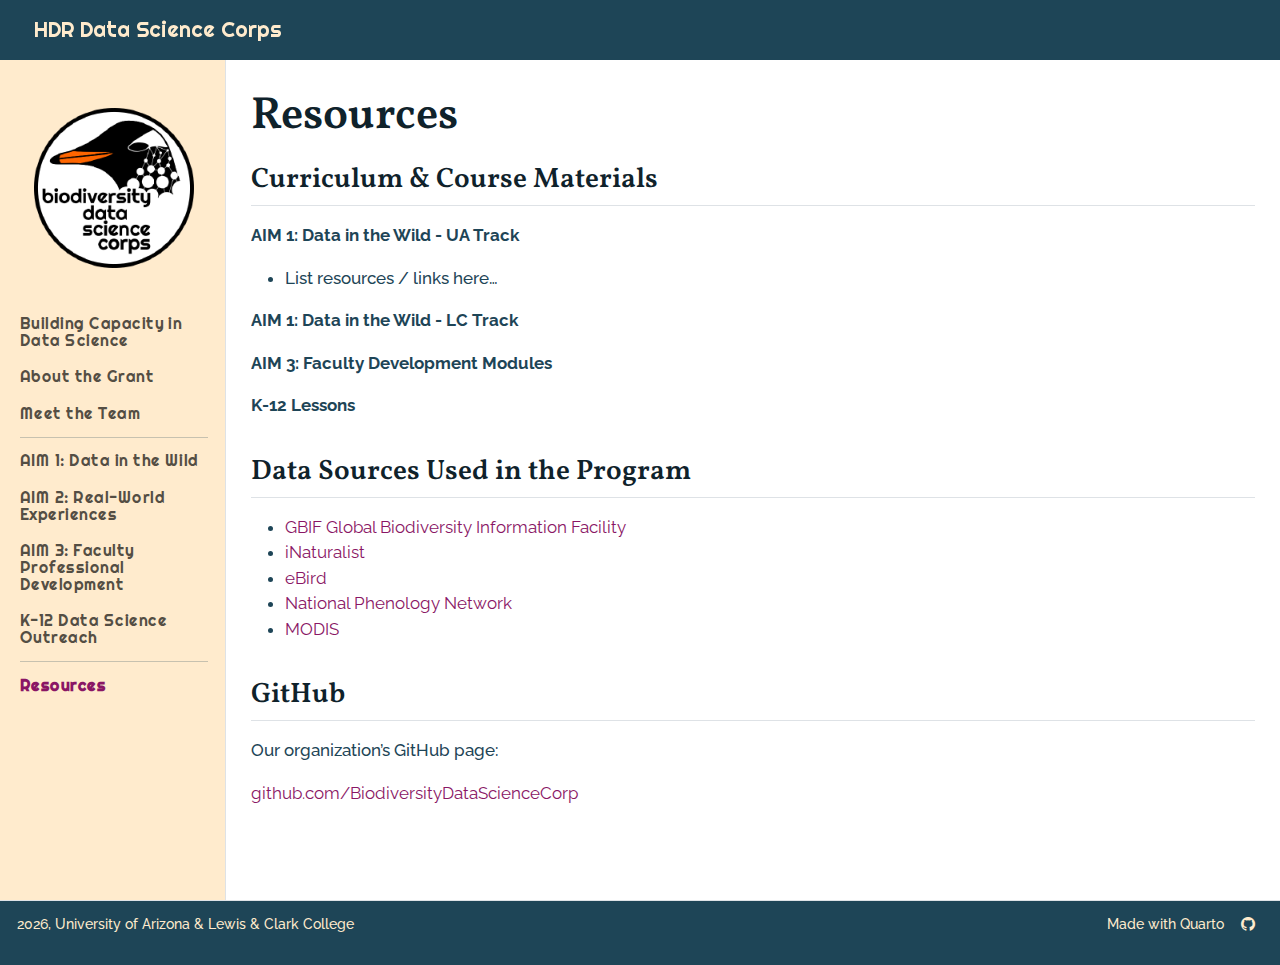
<file: docs/resources.html>
<!DOCTYPE html>
<html xmlns="http://www.w3.org/1999/xhtml" lang="en" xml:lang="en"><head>

<meta charset="utf-8">
<meta name="generator" content="quarto-1.8.27">

<meta name="viewport" content="width=device-width, initial-scale=1.0, user-scalable=yes">


<title>Resources – HDR Data Science Corps</title>
<style>
code{white-space: pre-wrap;}
span.smallcaps{font-variant: small-caps;}
div.columns{display: flex; gap: min(4vw, 1.5em);}
div.column{flex: auto; overflow-x: auto;}
div.hanging-indent{margin-left: 1.5em; text-indent: -1.5em;}
ul.task-list{list-style: none;}
ul.task-list li input[type="checkbox"] {
  width: 0.8em;
  margin: 0 0.8em 0.2em -1em; /* quarto-specific, see https://github.com/quarto-dev/quarto-cli/issues/4556 */ 
  vertical-align: middle;
}
</style>


<script src="site_libs/quarto-nav/quarto-nav.js"></script>
<script src="site_libs/quarto-nav/headroom.min.js"></script>
<link href="./images/bdsc-logo-hex.png" rel="icon" type="image/png">
<script src="site_libs/clipboard/clipboard.min.js"></script>
<script src="site_libs/quarto-html/quarto.js" type="module"></script>
<script src="site_libs/quarto-html/tabsets/tabsets.js" type="module"></script>
<script src="site_libs/quarto-html/axe/axe-check.js" type="module"></script>
<script src="site_libs/quarto-html/popper.min.js"></script>
<script src="site_libs/quarto-html/tippy.umd.min.js"></script>
<script src="site_libs/quarto-html/anchor.min.js"></script>
<link href="site_libs/quarto-html/tippy.css" rel="stylesheet">
<link href="site_libs/quarto-html/quarto-syntax-highlighting-ed96de9b727972fe78a7b5d16c58bf87.css" rel="stylesheet" id="quarto-text-highlighting-styles">
<script src="site_libs/bootstrap/bootstrap.min.js"></script>
<link href="site_libs/bootstrap/bootstrap-icons.css" rel="stylesheet">
<link href="site_libs/bootstrap/bootstrap-55dafb3bb7683d9190017ae8b1a7eef9.min.css" rel="stylesheet" append-hash="true" id="quarto-bootstrap" data-mode="light">
<script id="quarto-search-options" type="application/json">{
  "language": {
    "search-no-results-text": "No results",
    "search-matching-documents-text": "matching documents",
    "search-copy-link-title": "Copy link to search",
    "search-hide-matches-text": "Hide additional matches",
    "search-more-match-text": "more match in this document",
    "search-more-matches-text": "more matches in this document",
    "search-clear-button-title": "Clear",
    "search-text-placeholder": "",
    "search-detached-cancel-button-title": "Cancel",
    "search-submit-button-title": "Submit",
    "search-label": "Search"
  }
}</script>


</head>

<body class="nav-sidebar docked nav-fixed quarto-light">

<div id="quarto-search-results"></div>
  <header id="quarto-header" class="headroom fixed-top">
    <nav class="navbar navbar-expand-lg " data-bs-theme="dark">
      <div class="navbar-container container-fluid">
      <div class="navbar-brand-container mx-auto">
    <a href="./index.html" class="navbar-brand navbar-brand-logo">
    <img src="./images/bdsc-logo-hex.png" alt="" class="navbar-logo light-content">
    <img src="./images/bdsc-logo-hex.png" alt="" class="navbar-logo dark-content">
    </a>
    <a class="navbar-brand" href="./index.html">
    <span class="navbar-title">HDR Data Science Corps</span>
    </a>
  </div>
        <div class="quarto-navbar-tools tools-end">
</div>
      </div> <!-- /container-fluid -->
    </nav>
  <nav class="quarto-secondary-nav">
    <div class="container-fluid d-flex">
      <button type="button" class="quarto-btn-toggle btn" data-bs-toggle="collapse" role="button" data-bs-target=".quarto-sidebar-collapse-item" aria-controls="quarto-sidebar" aria-expanded="false" aria-label="Toggle sidebar navigation" onclick="if (window.quartoToggleHeadroom) { window.quartoToggleHeadroom(); }">
        <i class="bi bi-layout-text-sidebar-reverse"></i>
      </button>
        <nav class="quarto-page-breadcrumbs" aria-label="breadcrumb"><ol class="breadcrumb"><li class="breadcrumb-item"><a href="./resources.html">Resources</a></li></ol></nav>
        <a class="flex-grow-1" role="navigation" data-bs-toggle="collapse" data-bs-target=".quarto-sidebar-collapse-item" aria-controls="quarto-sidebar" aria-expanded="false" aria-label="Toggle sidebar navigation" onclick="if (window.quartoToggleHeadroom) { window.quartoToggleHeadroom(); }">      
        </a>
    </div>
  </nav>
</header>
<!-- content -->
<div id="quarto-content" class="quarto-container page-columns page-rows-contents page-layout-full page-navbar">
<!-- sidebar -->
  <nav id="quarto-sidebar" class="sidebar collapse collapse-horizontal quarto-sidebar-collapse-item sidebar-navigation docked overflow-auto">
    <div class="pt-lg-2 mt-2 text-center sidebar-header">
      <a href="./index.html" class="sidebar-logo-link">
      <img src="./images/bdsc-logo-hex.png" alt="" class="sidebar-logo light-content py-0 d-lg-inline d-none">
      <img src="./images/bdsc-logo-hex.png" alt="" class="sidebar-logo dark-content py-0 d-lg-inline d-none">
      </a>
      </div>
    <div class="sidebar-menu-container"> 
    <ul class="list-unstyled mt-1">
        <li class="sidebar-item">
  <div class="sidebar-item-container"> 
  <a href="./index.html" class="sidebar-item-text sidebar-link">
 <span class="menu-text">Building Capacity in Data Science</span></a>
  </div>
</li>
        <li class="sidebar-item">
  <div class="sidebar-item-container"> 
  <a href="./about.html" class="sidebar-item-text sidebar-link">
 <span class="menu-text">About the Grant</span></a>
  </div>
</li>
        <li class="sidebar-item">
  <div class="sidebar-item-container"> 
  <a href="./team.html" class="sidebar-item-text sidebar-link">
 <span class="menu-text">Meet the Team</span></a>
  </div>
</li>
        <li class="px-0"><hr class="sidebar-divider hi "></li>
        <li class="sidebar-item">
  <div class="sidebar-item-container"> 
  <a href="./aim1.html" class="sidebar-item-text sidebar-link">
 <span class="menu-text">AIM 1: Data in the Wild</span></a>
  </div>
</li>
        <li class="sidebar-item">
  <div class="sidebar-item-container"> 
  <a href="./aim2.html" class="sidebar-item-text sidebar-link">
 <span class="menu-text">AIM 2: Real-World Experiences</span></a>
  </div>
</li>
        <li class="sidebar-item">
  <div class="sidebar-item-container"> 
  <a href="./aim3.html" class="sidebar-item-text sidebar-link">
 <span class="menu-text">AIM 3: Faculty Professional Development</span></a>
  </div>
</li>
        <li class="sidebar-item">
  <div class="sidebar-item-container"> 
  <a href="./k12.html" class="sidebar-item-text sidebar-link">
 <span class="menu-text">K-12 Data Science Outreach</span></a>
  </div>
</li>
        <li class="px-0"><hr class="sidebar-divider hi "></li>
        <li class="sidebar-item">
  <div class="sidebar-item-container"> 
  <a href="./resources.html" class="sidebar-item-text sidebar-link active">
 <span class="menu-text">Resources</span></a>
  </div>
</li>
    </ul>
    </div>
</nav>
<div id="quarto-sidebar-glass" class="quarto-sidebar-collapse-item" data-bs-toggle="collapse" data-bs-target=".quarto-sidebar-collapse-item"></div>
<!-- margin-sidebar -->
    
<!-- main -->
<main class="content column-page-right" id="quarto-document-content">

<header id="title-block-header" class="quarto-title-block default">
<div class="quarto-title">
<h1 class="title">Resources</h1>
</div>



<div class="quarto-title-meta column-page-right">

    
  
    
  </div>
  


</header>


<section id="curriculum-course-materials" class="level2">
<h2 class="anchored" data-anchor-id="curriculum-course-materials">Curriculum &amp; Course Materials</h2>
<p><strong>AIM 1: Data in the Wild - UA Track</strong></p>
<ul>
<li>List resources / links here…</li>
</ul>
<p><strong>AIM 1: Data in the Wild - LC Track</strong></p>
<p><strong>AIM 3: Faculty Development Modules</strong></p>
<p><strong>K-12 Lessons</strong></p>
</section>
<section id="data-sources-used-in-the-program" class="level2">
<h2 class="anchored" data-anchor-id="data-sources-used-in-the-program">Data Sources Used in the Program</h2>
<ul>
<li><a href="https://www.gbif.org/" target="_blank">GBIF Global Biodiversity Information Facility</a></li>
<li><a href="https://www.inaturalist.org/" target="_blank">iNaturalist</a></li>
<li><a href="https://ebird.org/" target="_blank">eBird</a></li>
<li><a href="https://www.usanpn.org/" target="_blank">National Phenology Network</a></li>
<li><a href="https://modis.gsfc.nasa.gov/" target="_blank">MODIS</a></li>
</ul>
</section>
<section id="github" class="level2">
<h2 class="anchored" data-anchor-id="github">GitHub</h2>
<p>Our organization’s GitHub page:</p>
<p><a href="https://github.com/BiodiversityDataScienceCorp" target="_blank">github.com/BiodiversityDataScienceCorp</a></p>


</section>

</main> <!-- /main -->
<script id="quarto-html-after-body" type="application/javascript">
  window.document.addEventListener("DOMContentLoaded", function (event) {
    const icon = "";
    const anchorJS = new window.AnchorJS();
    anchorJS.options = {
      placement: 'right',
      icon: icon
    };
    anchorJS.add('.anchored');
    const isCodeAnnotation = (el) => {
      for (const clz of el.classList) {
        if (clz.startsWith('code-annotation-')) {                     
          return true;
        }
      }
      return false;
    }
    const onCopySuccess = function(e) {
      // button target
      const button = e.trigger;
      // don't keep focus
      button.blur();
      // flash "checked"
      button.classList.add('code-copy-button-checked');
      var currentTitle = button.getAttribute("title");
      button.setAttribute("title", "Copied!");
      let tooltip;
      if (window.bootstrap) {
        button.setAttribute("data-bs-toggle", "tooltip");
        button.setAttribute("data-bs-placement", "left");
        button.setAttribute("data-bs-title", "Copied!");
        tooltip = new bootstrap.Tooltip(button, 
          { trigger: "manual", 
            customClass: "code-copy-button-tooltip",
            offset: [0, -8]});
        tooltip.show();    
      }
      setTimeout(function() {
        if (tooltip) {
          tooltip.hide();
          button.removeAttribute("data-bs-title");
          button.removeAttribute("data-bs-toggle");
          button.removeAttribute("data-bs-placement");
        }
        button.setAttribute("title", currentTitle);
        button.classList.remove('code-copy-button-checked');
      }, 1000);
      // clear code selection
      e.clearSelection();
    }
    const getTextToCopy = function(trigger) {
      const outerScaffold = trigger.parentElement.cloneNode(true);
      const codeEl = outerScaffold.querySelector('code');
      for (const childEl of codeEl.children) {
        if (isCodeAnnotation(childEl)) {
          childEl.remove();
        }
      }
      return codeEl.innerText;
    }
    const clipboard = new window.ClipboardJS('.code-copy-button:not([data-in-quarto-modal])', {
      text: getTextToCopy
    });
    clipboard.on('success', onCopySuccess);
    if (window.document.getElementById('quarto-embedded-source-code-modal')) {
      const clipboardModal = new window.ClipboardJS('.code-copy-button[data-in-quarto-modal]', {
        text: getTextToCopy,
        container: window.document.getElementById('quarto-embedded-source-code-modal')
      });
      clipboardModal.on('success', onCopySuccess);
    }
      var localhostRegex = new RegExp(/^(?:http|https):\/\/localhost\:?[0-9]*\//);
      var mailtoRegex = new RegExp(/^mailto:/);
        var filterRegex = new RegExp('/' + window.location.host + '/');
      var isInternal = (href) => {
          return filterRegex.test(href) || localhostRegex.test(href) || mailtoRegex.test(href);
      }
      // Inspect non-navigation links and adorn them if external
     var links = window.document.querySelectorAll('a[href]:not(.nav-link):not(.navbar-brand):not(.toc-action):not(.sidebar-link):not(.sidebar-item-toggle):not(.pagination-link):not(.no-external):not([aria-hidden]):not(.dropdown-item):not(.quarto-navigation-tool):not(.about-link)');
      for (var i=0; i<links.length; i++) {
        const link = links[i];
        if (!isInternal(link.href)) {
          // undo the damage that might have been done by quarto-nav.js in the case of
          // links that we want to consider external
          if (link.dataset.originalHref !== undefined) {
            link.href = link.dataset.originalHref;
          }
        }
      }
    function tippyHover(el, contentFn, onTriggerFn, onUntriggerFn) {
      const config = {
        allowHTML: true,
        maxWidth: 500,
        delay: 100,
        arrow: false,
        appendTo: function(el) {
            return el.parentElement;
        },
        interactive: true,
        interactiveBorder: 10,
        theme: 'quarto',
        placement: 'bottom-start',
      };
      if (contentFn) {
        config.content = contentFn;
      }
      if (onTriggerFn) {
        config.onTrigger = onTriggerFn;
      }
      if (onUntriggerFn) {
        config.onUntrigger = onUntriggerFn;
      }
      window.tippy(el, config); 
    }
    const noterefs = window.document.querySelectorAll('a[role="doc-noteref"]');
    for (var i=0; i<noterefs.length; i++) {
      const ref = noterefs[i];
      tippyHover(ref, function() {
        // use id or data attribute instead here
        let href = ref.getAttribute('data-footnote-href') || ref.getAttribute('href');
        try { href = new URL(href).hash; } catch {}
        const id = href.replace(/^#\/?/, "");
        const note = window.document.getElementById(id);
        if (note) {
          return note.innerHTML;
        } else {
          return "";
        }
      });
    }
    const xrefs = window.document.querySelectorAll('a.quarto-xref');
    const processXRef = (id, note) => {
      // Strip column container classes
      const stripColumnClz = (el) => {
        el.classList.remove("page-full", "page-columns");
        if (el.children) {
          for (const child of el.children) {
            stripColumnClz(child);
          }
        }
      }
      stripColumnClz(note)
      if (id === null || id.startsWith('sec-')) {
        // Special case sections, only their first couple elements
        const container = document.createElement("div");
        if (note.children && note.children.length > 2) {
          container.appendChild(note.children[0].cloneNode(true));
          for (let i = 1; i < note.children.length; i++) {
            const child = note.children[i];
            if (child.tagName === "P" && child.innerText === "") {
              continue;
            } else {
              container.appendChild(child.cloneNode(true));
              break;
            }
          }
          if (window.Quarto?.typesetMath) {
            window.Quarto.typesetMath(container);
          }
          return container.innerHTML
        } else {
          if (window.Quarto?.typesetMath) {
            window.Quarto.typesetMath(note);
          }
          return note.innerHTML;
        }
      } else {
        // Remove any anchor links if they are present
        const anchorLink = note.querySelector('a.anchorjs-link');
        if (anchorLink) {
          anchorLink.remove();
        }
        if (window.Quarto?.typesetMath) {
          window.Quarto.typesetMath(note);
        }
        if (note.classList.contains("callout")) {
          return note.outerHTML;
        } else {
          return note.innerHTML;
        }
      }
    }
    for (var i=0; i<xrefs.length; i++) {
      const xref = xrefs[i];
      tippyHover(xref, undefined, function(instance) {
        instance.disable();
        let url = xref.getAttribute('href');
        let hash = undefined; 
        if (url.startsWith('#')) {
          hash = url;
        } else {
          try { hash = new URL(url).hash; } catch {}
        }
        if (hash) {
          const id = hash.replace(/^#\/?/, "");
          const note = window.document.getElementById(id);
          if (note !== null) {
            try {
              const html = processXRef(id, note.cloneNode(true));
              instance.setContent(html);
            } finally {
              instance.enable();
              instance.show();
            }
          } else {
            // See if we can fetch this
            fetch(url.split('#')[0])
            .then(res => res.text())
            .then(html => {
              const parser = new DOMParser();
              const htmlDoc = parser.parseFromString(html, "text/html");
              const note = htmlDoc.getElementById(id);
              if (note !== null) {
                const html = processXRef(id, note);
                instance.setContent(html);
              } 
            }).finally(() => {
              instance.enable();
              instance.show();
            });
          }
        } else {
          // See if we can fetch a full url (with no hash to target)
          // This is a special case and we should probably do some content thinning / targeting
          fetch(url)
          .then(res => res.text())
          .then(html => {
            const parser = new DOMParser();
            const htmlDoc = parser.parseFromString(html, "text/html");
            const note = htmlDoc.querySelector('main.content');
            if (note !== null) {
              // This should only happen for chapter cross references
              // (since there is no id in the URL)
              // remove the first header
              if (note.children.length > 0 && note.children[0].tagName === "HEADER") {
                note.children[0].remove();
              }
              const html = processXRef(null, note);
              instance.setContent(html);
            } 
          }).finally(() => {
            instance.enable();
            instance.show();
          });
        }
      }, function(instance) {
      });
    }
        let selectedAnnoteEl;
        const selectorForAnnotation = ( cell, annotation) => {
          let cellAttr = 'data-code-cell="' + cell + '"';
          let lineAttr = 'data-code-annotation="' +  annotation + '"';
          const selector = 'span[' + cellAttr + '][' + lineAttr + ']';
          return selector;
        }
        const selectCodeLines = (annoteEl) => {
          const doc = window.document;
          const targetCell = annoteEl.getAttribute("data-target-cell");
          const targetAnnotation = annoteEl.getAttribute("data-target-annotation");
          const annoteSpan = window.document.querySelector(selectorForAnnotation(targetCell, targetAnnotation));
          const lines = annoteSpan.getAttribute("data-code-lines").split(",");
          const lineIds = lines.map((line) => {
            return targetCell + "-" + line;
          })
          let top = null;
          let height = null;
          let parent = null;
          if (lineIds.length > 0) {
              //compute the position of the single el (top and bottom and make a div)
              const el = window.document.getElementById(lineIds[0]);
              top = el.offsetTop;
              height = el.offsetHeight;
              parent = el.parentElement.parentElement;
            if (lineIds.length > 1) {
              const lastEl = window.document.getElementById(lineIds[lineIds.length - 1]);
              const bottom = lastEl.offsetTop + lastEl.offsetHeight;
              height = bottom - top;
            }
            if (top !== null && height !== null && parent !== null) {
              // cook up a div (if necessary) and position it 
              let div = window.document.getElementById("code-annotation-line-highlight");
              if (div === null) {
                div = window.document.createElement("div");
                div.setAttribute("id", "code-annotation-line-highlight");
                div.style.position = 'absolute';
                parent.appendChild(div);
              }
              div.style.top = top - 2 + "px";
              div.style.height = height + 4 + "px";
              div.style.left = 0;
              let gutterDiv = window.document.getElementById("code-annotation-line-highlight-gutter");
              if (gutterDiv === null) {
                gutterDiv = window.document.createElement("div");
                gutterDiv.setAttribute("id", "code-annotation-line-highlight-gutter");
                gutterDiv.style.position = 'absolute';
                const codeCell = window.document.getElementById(targetCell);
                const gutter = codeCell.querySelector('.code-annotation-gutter');
                gutter.appendChild(gutterDiv);
              }
              gutterDiv.style.top = top - 2 + "px";
              gutterDiv.style.height = height + 4 + "px";
            }
            selectedAnnoteEl = annoteEl;
          }
        };
        const unselectCodeLines = () => {
          const elementsIds = ["code-annotation-line-highlight", "code-annotation-line-highlight-gutter"];
          elementsIds.forEach((elId) => {
            const div = window.document.getElementById(elId);
            if (div) {
              div.remove();
            }
          });
          selectedAnnoteEl = undefined;
        };
          // Handle positioning of the toggle
      window.addEventListener(
        "resize",
        throttle(() => {
          elRect = undefined;
          if (selectedAnnoteEl) {
            selectCodeLines(selectedAnnoteEl);
          }
        }, 10)
      );
      function throttle(fn, ms) {
      let throttle = false;
      let timer;
        return (...args) => {
          if(!throttle) { // first call gets through
              fn.apply(this, args);
              throttle = true;
          } else { // all the others get throttled
              if(timer) clearTimeout(timer); // cancel #2
              timer = setTimeout(() => {
                fn.apply(this, args);
                timer = throttle = false;
              }, ms);
          }
        };
      }
        // Attach click handler to the DT
        const annoteDls = window.document.querySelectorAll('dt[data-target-cell]');
        for (const annoteDlNode of annoteDls) {
          annoteDlNode.addEventListener('click', (event) => {
            const clickedEl = event.target;
            if (clickedEl !== selectedAnnoteEl) {
              unselectCodeLines();
              const activeEl = window.document.querySelector('dt[data-target-cell].code-annotation-active');
              if (activeEl) {
                activeEl.classList.remove('code-annotation-active');
              }
              selectCodeLines(clickedEl);
              clickedEl.classList.add('code-annotation-active');
            } else {
              // Unselect the line
              unselectCodeLines();
              clickedEl.classList.remove('code-annotation-active');
            }
          });
        }
    const findCites = (el) => {
      const parentEl = el.parentElement;
      if (parentEl) {
        const cites = parentEl.dataset.cites;
        if (cites) {
          return {
            el,
            cites: cites.split(' ')
          };
        } else {
          return findCites(el.parentElement)
        }
      } else {
        return undefined;
      }
    };
    var bibliorefs = window.document.querySelectorAll('a[role="doc-biblioref"]');
    for (var i=0; i<bibliorefs.length; i++) {
      const ref = bibliorefs[i];
      const citeInfo = findCites(ref);
      if (citeInfo) {
        tippyHover(citeInfo.el, function() {
          var popup = window.document.createElement('div');
          citeInfo.cites.forEach(function(cite) {
            var citeDiv = window.document.createElement('div');
            citeDiv.classList.add('hanging-indent');
            citeDiv.classList.add('csl-entry');
            var biblioDiv = window.document.getElementById('ref-' + cite);
            if (biblioDiv) {
              citeDiv.innerHTML = biblioDiv.innerHTML;
            }
            popup.appendChild(citeDiv);
          });
          return popup.innerHTML;
        });
      }
    }
  });
  </script>
</div> <!-- /content -->
<footer class="footer">
  <div class="nav-footer">
    <div class="nav-footer-left">
<p>2026, University of Arizona &amp; Lewis &amp; Clark College</p>
</div>   
    <div class="nav-footer-center">
      &nbsp;
    </div>
    <div class="nav-footer-right">
      <ul class="footer-items list-unstyled">
    <li class="nav-item">
    <a class="nav-link" href="https://quarto.org/">
<p>Made with Quarto</p>
</a>
  </li>  
    <li class="nav-item compact">
    <a class="nav-link" href="https://github.com/BiodiversityDataScienceCorp">
      <i class="bi bi-github" role="img">
</i> 
    </a>
  </li>  
</ul>
    </div>
  </div>
</footer>




</body></html>
</file>
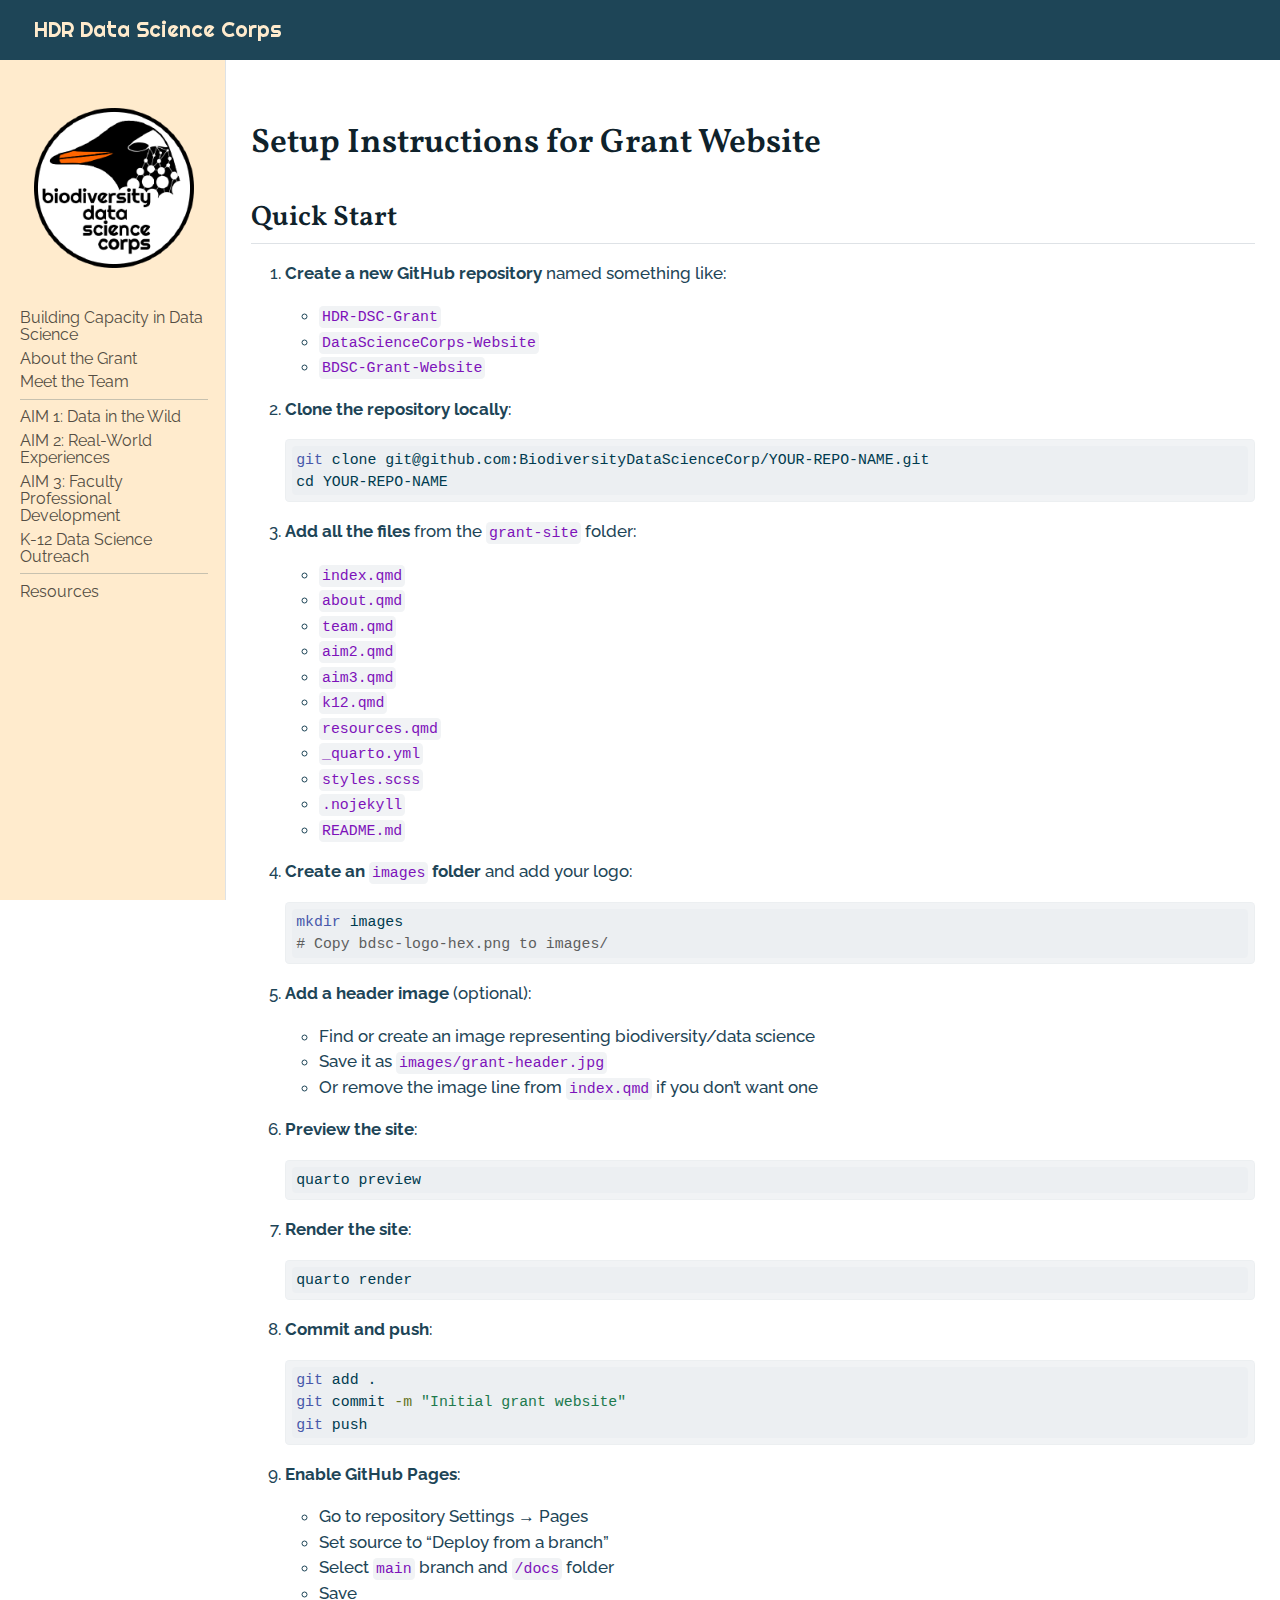
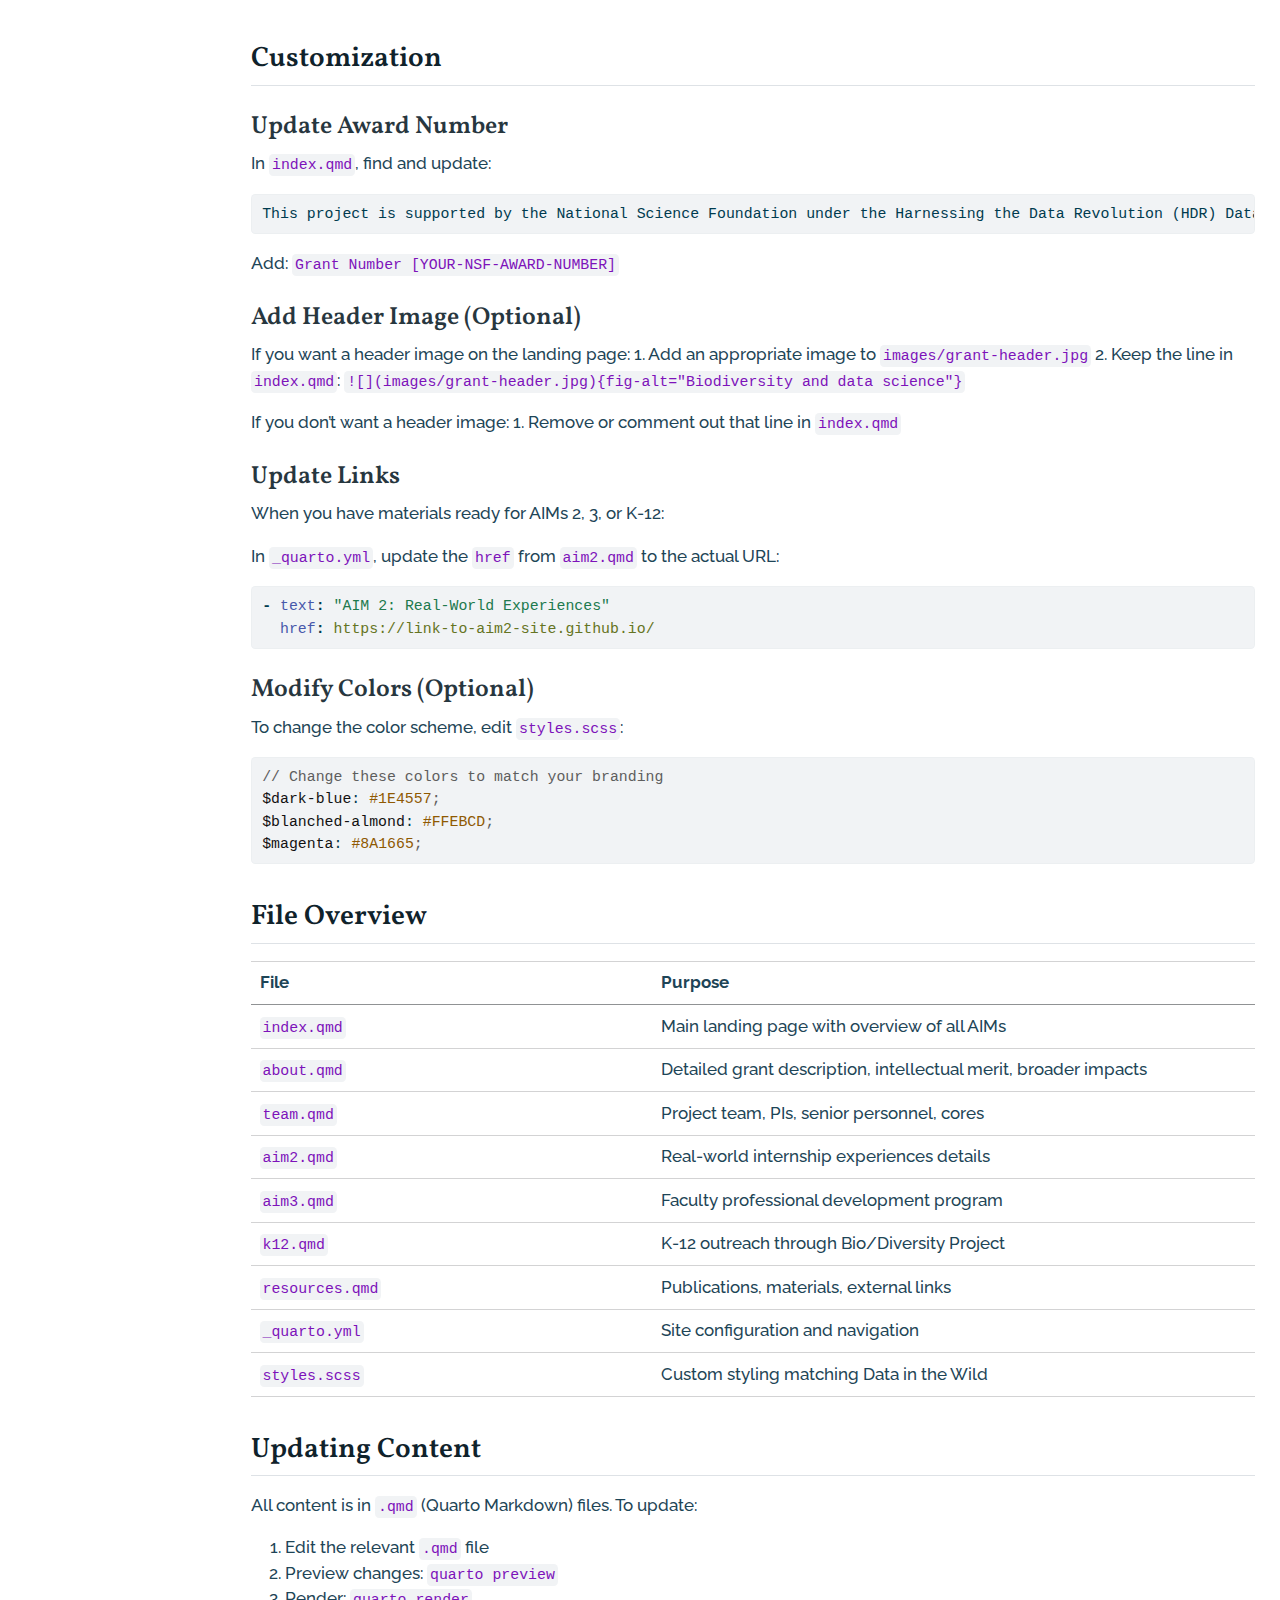
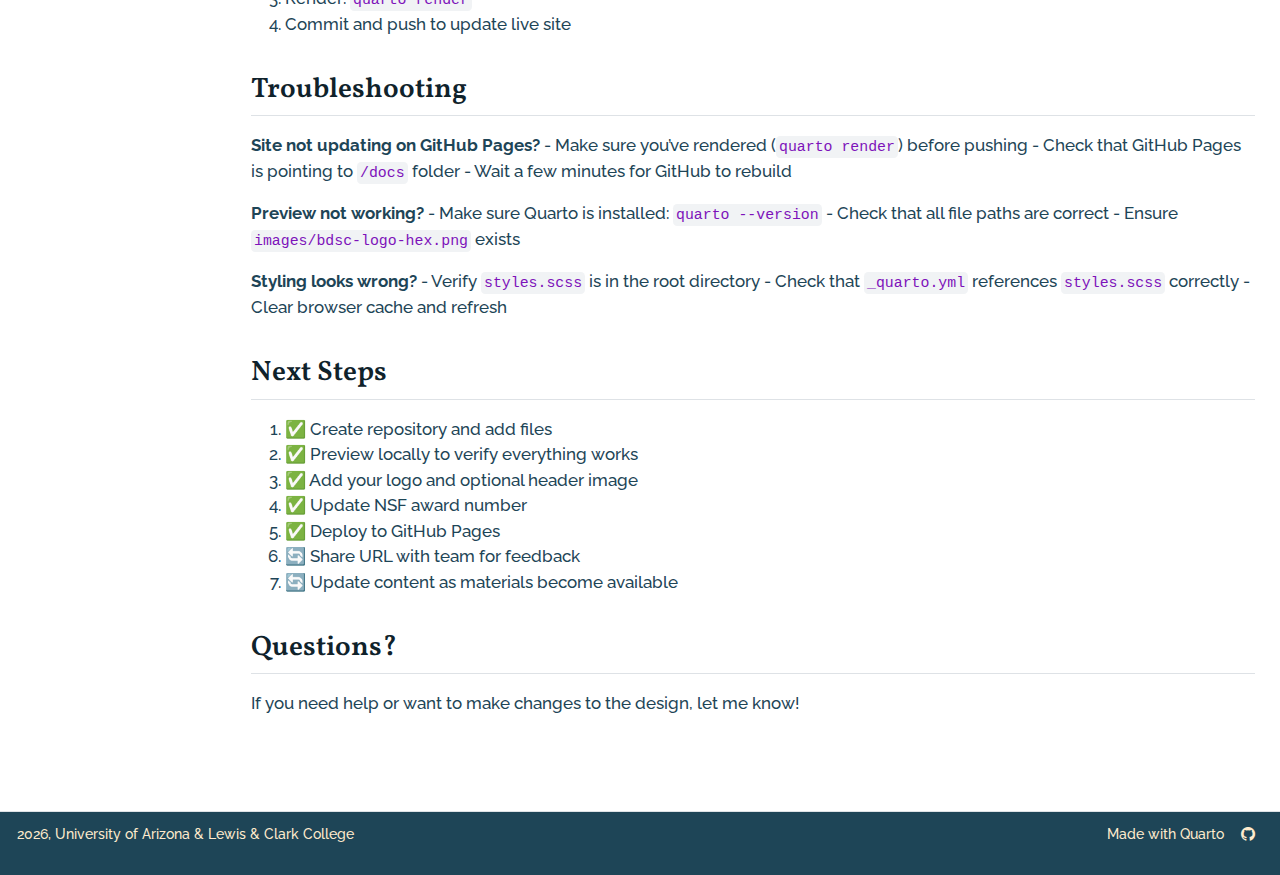
<file: docs/SETUP.html>
<!DOCTYPE html>
<html xmlns="http://www.w3.org/1999/xhtml" lang="en" xml:lang="en"><head>

<meta charset="utf-8">
<meta name="generator" content="quarto-1.8.27">

<meta name="viewport" content="width=device-width, initial-scale=1.0, user-scalable=yes">


<title>setup – HDR Data Science Corps</title>
<style>
code{white-space: pre-wrap;}
span.smallcaps{font-variant: small-caps;}
div.columns{display: flex; gap: min(4vw, 1.5em);}
div.column{flex: auto; overflow-x: auto;}
div.hanging-indent{margin-left: 1.5em; text-indent: -1.5em;}
ul.task-list{list-style: none;}
ul.task-list li input[type="checkbox"] {
  width: 0.8em;
  margin: 0 0.8em 0.2em -1em; /* quarto-specific, see https://github.com/quarto-dev/quarto-cli/issues/4556 */ 
  vertical-align: middle;
}
/* CSS for syntax highlighting */
html { -webkit-text-size-adjust: 100%; }
pre > code.sourceCode { white-space: pre; position: relative; }
pre > code.sourceCode > span { display: inline-block; line-height: 1.25; }
pre > code.sourceCode > span:empty { height: 1.2em; }
.sourceCode { overflow: visible; }
code.sourceCode > span { color: inherit; text-decoration: inherit; }
div.sourceCode { margin: 1em 0; }
pre.sourceCode { margin: 0; }
@media screen {
div.sourceCode { overflow: auto; }
}
@media print {
pre > code.sourceCode { white-space: pre-wrap; }
pre > code.sourceCode > span { text-indent: -5em; padding-left: 5em; }
}
pre.numberSource code
  { counter-reset: source-line 0; }
pre.numberSource code > span
  { position: relative; left: -4em; counter-increment: source-line; }
pre.numberSource code > span > a:first-child::before
  { content: counter(source-line);
    position: relative; left: -1em; text-align: right; vertical-align: baseline;
    border: none; display: inline-block;
    -webkit-touch-callout: none; -webkit-user-select: none;
    -khtml-user-select: none; -moz-user-select: none;
    -ms-user-select: none; user-select: none;
    padding: 0 4px; width: 4em;
  }
pre.numberSource { margin-left: 3em;  padding-left: 4px; }
div.sourceCode
  {   }
@media screen {
pre > code.sourceCode > span > a:first-child::before { text-decoration: underline; }
}
</style>


<script src="site_libs/quarto-nav/quarto-nav.js"></script>
<script src="site_libs/quarto-nav/headroom.min.js"></script>
<script src="site_libs/clipboard/clipboard.min.js"></script>
<script src="site_libs/quarto-html/quarto.js" type="module"></script>
<script src="site_libs/quarto-html/tabsets/tabsets.js" type="module"></script>
<script src="site_libs/quarto-html/axe/axe-check.js" type="module"></script>
<script src="site_libs/quarto-html/popper.min.js"></script>
<script src="site_libs/quarto-html/tippy.umd.min.js"></script>
<script src="site_libs/quarto-html/anchor.min.js"></script>
<link href="site_libs/quarto-html/tippy.css" rel="stylesheet">
<link href="site_libs/quarto-html/quarto-syntax-highlighting-ed96de9b727972fe78a7b5d16c58bf87.css" rel="stylesheet" id="quarto-text-highlighting-styles">
<script src="site_libs/bootstrap/bootstrap.min.js"></script>
<link href="site_libs/bootstrap/bootstrap-icons.css" rel="stylesheet">
<link href="site_libs/bootstrap/bootstrap-d3ea7fc998e20b42e3ac2467d1117525.min.css" rel="stylesheet" append-hash="true" id="quarto-bootstrap" data-mode="light">
<script id="quarto-search-options" type="application/json">{
  "language": {
    "search-no-results-text": "No results",
    "search-matching-documents-text": "matching documents",
    "search-copy-link-title": "Copy link to search",
    "search-hide-matches-text": "Hide additional matches",
    "search-more-match-text": "more match in this document",
    "search-more-matches-text": "more matches in this document",
    "search-clear-button-title": "Clear",
    "search-text-placeholder": "",
    "search-detached-cancel-button-title": "Cancel",
    "search-submit-button-title": "Submit",
    "search-label": "Search"
  }
}</script>


</head>

<body class="nav-sidebar docked nav-fixed quarto-light">

<div id="quarto-search-results"></div>
  <header id="quarto-header" class="headroom fixed-top">
    <nav class="navbar navbar-expand-lg " data-bs-theme="dark">
      <div class="navbar-container container-fluid">
      <div class="navbar-brand-container mx-auto">
    <a href="./index.html" class="navbar-brand navbar-brand-logo">
    <img src="./images/bdsc-logo-hex.png" alt="" class="navbar-logo light-content">
    <img src="./images/bdsc-logo-hex.png" alt="" class="navbar-logo dark-content">
    </a>
    <a class="navbar-brand" href="./index.html">
    <span class="navbar-title">HDR Data Science Corps</span>
    </a>
  </div>
        <div class="quarto-navbar-tools tools-end">
</div>
      </div> <!-- /container-fluid -->
    </nav>
  <nav class="quarto-secondary-nav">
    <div class="container-fluid d-flex">
      <button type="button" class="quarto-btn-toggle btn" data-bs-toggle="collapse" role="button" data-bs-target=".quarto-sidebar-collapse-item" aria-controls="quarto-sidebar" aria-expanded="false" aria-label="Toggle sidebar navigation" onclick="if (window.quartoToggleHeadroom) { window.quartoToggleHeadroom(); }">
        <i class="bi bi-layout-text-sidebar-reverse"></i>
      </button>
        <nav class="quarto-page-breadcrumbs" aria-label="breadcrumb"><ol class="breadcrumb"></ol></nav>
        <a class="flex-grow-1" role="navigation" data-bs-toggle="collapse" data-bs-target=".quarto-sidebar-collapse-item" aria-controls="quarto-sidebar" aria-expanded="false" aria-label="Toggle sidebar navigation" onclick="if (window.quartoToggleHeadroom) { window.quartoToggleHeadroom(); }">      
        </a>
    </div>
  </nav>
</header>
<!-- content -->
<div id="quarto-content" class="quarto-container page-columns page-rows-contents page-layout-full page-navbar">
<!-- sidebar -->
  <nav id="quarto-sidebar" class="sidebar collapse collapse-horizontal quarto-sidebar-collapse-item sidebar-navigation docked overflow-auto">
    <div class="pt-lg-2 mt-2 text-center sidebar-header">
      <a href="./index.html" class="sidebar-logo-link">
      <img src="./images/bdsc-logo-hex.png" alt="" class="sidebar-logo light-content py-0 d-lg-inline d-none">
      <img src="./images/bdsc-logo-hex.png" alt="" class="sidebar-logo dark-content py-0 d-lg-inline d-none">
      </a>
      </div>
    <div class="sidebar-menu-container"> 
    <ul class="list-unstyled mt-1">
        <li class="sidebar-item">
  <div class="sidebar-item-container"> 
  <a href="./index.html" class="sidebar-item-text sidebar-link">
 <span class="menu-text">Building Capacity in Data Science</span></a>
  </div>
</li>
        <li class="sidebar-item">
  <div class="sidebar-item-container"> 
  <a href="./about.html" class="sidebar-item-text sidebar-link">
 <span class="menu-text">About the Grant</span></a>
  </div>
</li>
        <li class="sidebar-item">
  <div class="sidebar-item-container"> 
  <a href="./team.html" class="sidebar-item-text sidebar-link">
 <span class="menu-text">Meet the Team</span></a>
  </div>
</li>
        <li class="px-0"><hr class="sidebar-divider hi "></li>
        <li class="sidebar-item">
  <div class="sidebar-item-container"> 
  <a href="./aim1.html" class="sidebar-item-text sidebar-link">
 <span class="menu-text">AIM 1: Data in the Wild</span></a>
  </div>
</li>
        <li class="sidebar-item">
  <div class="sidebar-item-container"> 
  <a href="./aim2.html" class="sidebar-item-text sidebar-link">
 <span class="menu-text">AIM 2: Real-World Experiences</span></a>
  </div>
</li>
        <li class="sidebar-item">
  <div class="sidebar-item-container"> 
  <a href="./aim3.html" class="sidebar-item-text sidebar-link">
 <span class="menu-text">AIM 3: Faculty Professional Development</span></a>
  </div>
</li>
        <li class="sidebar-item">
  <div class="sidebar-item-container"> 
  <a href="./k12.html" class="sidebar-item-text sidebar-link">
 <span class="menu-text">K-12 Data Science Outreach</span></a>
  </div>
</li>
        <li class="px-0"><hr class="sidebar-divider hi "></li>
        <li class="sidebar-item">
  <div class="sidebar-item-container"> 
  <a href="./resources.html" class="sidebar-item-text sidebar-link">
 <span class="menu-text">Resources</span></a>
  </div>
</li>
    </ul>
    </div>
</nav>
<div id="quarto-sidebar-glass" class="quarto-sidebar-collapse-item" data-bs-toggle="collapse" data-bs-target=".quarto-sidebar-collapse-item"></div>
<!-- margin-sidebar -->
    
<!-- main -->
<main class="content column-page-right" id="quarto-document-content"><header id="title-block-header" class="quarto-title-block"></header>




<section id="setup-instructions-for-grant-website" class="level1">
<h1>Setup Instructions for Grant Website</h1>
<section id="quick-start" class="level2">
<h2 class="anchored" data-anchor-id="quick-start">Quick Start</h2>
<ol type="1">
<li><p><strong>Create a new GitHub repository</strong> named something like:</p>
<ul>
<li><code>HDR-DSC-Grant</code></li>
<li><code>DataScienceCorps-Website</code></li>
<li><code>BDSC-Grant-Website</code></li>
</ul></li>
<li><p><strong>Clone the repository locally</strong>:</p>
<div class="code-copy-outer-scaffold"><div class="sourceCode" id="cb1"><pre class="sourceCode bash code-with-copy"><code class="sourceCode bash"><span id="cb1-1"><a href="#cb1-1" aria-hidden="true" tabindex="-1"></a><span class="fu">git</span> clone git@github.com:BiodiversityDataScienceCorp/YOUR-REPO-NAME.git</span>
<span id="cb1-2"><a href="#cb1-2" aria-hidden="true" tabindex="-1"></a><span class="bu">cd</span> YOUR-REPO-NAME</span></code></pre></div><button title="Copy to Clipboard" class="code-copy-button"><i class="bi"></i></button></div></li>
<li><p><strong>Add all the files</strong> from the <code>grant-site</code> folder:</p>
<ul>
<li><code>index.qmd</code></li>
<li><code>about.qmd</code></li>
<li><code>team.qmd</code></li>
<li><code>aim2.qmd</code></li>
<li><code>aim3.qmd</code></li>
<li><code>k12.qmd</code></li>
<li><code>resources.qmd</code></li>
<li><code>_quarto.yml</code></li>
<li><code>styles.scss</code></li>
<li><code>.nojekyll</code></li>
<li><code>README.md</code></li>
</ul></li>
<li><p><strong>Create an <code>images</code> folder</strong> and add your logo:</p>
<div class="code-copy-outer-scaffold"><div class="sourceCode" id="cb2"><pre class="sourceCode bash code-with-copy"><code class="sourceCode bash"><span id="cb2-1"><a href="#cb2-1" aria-hidden="true" tabindex="-1"></a><span class="fu">mkdir</span> images</span>
<span id="cb2-2"><a href="#cb2-2" aria-hidden="true" tabindex="-1"></a><span class="co"># Copy bdsc-logo-hex.png to images/</span></span></code></pre></div><button title="Copy to Clipboard" class="code-copy-button"><i class="bi"></i></button></div></li>
<li><p><strong>Add a header image</strong> (optional):</p>
<ul>
<li>Find or create an image representing biodiversity/data science</li>
<li>Save it as <code>images/grant-header.jpg</code></li>
<li>Or remove the image line from <code>index.qmd</code> if you don’t want one</li>
</ul></li>
<li><p><strong>Preview the site</strong>:</p>
<div class="code-copy-outer-scaffold"><div class="sourceCode" id="cb3"><pre class="sourceCode bash code-with-copy"><code class="sourceCode bash"><span id="cb3-1"><a href="#cb3-1" aria-hidden="true" tabindex="-1"></a><span class="ex">quarto</span> preview</span></code></pre></div><button title="Copy to Clipboard" class="code-copy-button"><i class="bi"></i></button></div></li>
<li><p><strong>Render the site</strong>:</p>
<div class="code-copy-outer-scaffold"><div class="sourceCode" id="cb4"><pre class="sourceCode bash code-with-copy"><code class="sourceCode bash"><span id="cb4-1"><a href="#cb4-1" aria-hidden="true" tabindex="-1"></a><span class="ex">quarto</span> render</span></code></pre></div><button title="Copy to Clipboard" class="code-copy-button"><i class="bi"></i></button></div></li>
<li><p><strong>Commit and push</strong>:</p>
<div class="code-copy-outer-scaffold"><div class="sourceCode" id="cb5"><pre class="sourceCode bash code-with-copy"><code class="sourceCode bash"><span id="cb5-1"><a href="#cb5-1" aria-hidden="true" tabindex="-1"></a><span class="fu">git</span> add .</span>
<span id="cb5-2"><a href="#cb5-2" aria-hidden="true" tabindex="-1"></a><span class="fu">git</span> commit <span class="at">-m</span> <span class="st">"Initial grant website"</span></span>
<span id="cb5-3"><a href="#cb5-3" aria-hidden="true" tabindex="-1"></a><span class="fu">git</span> push</span></code></pre></div><button title="Copy to Clipboard" class="code-copy-button"><i class="bi"></i></button></div></li>
<li><p><strong>Enable GitHub Pages</strong>:</p>
<ul>
<li>Go to repository Settings → Pages</li>
<li>Set source to “Deploy from a branch”</li>
<li>Select <code>main</code> branch and <code>/docs</code> folder</li>
<li>Save</li>
</ul></li>
</ol>
</section>
<section id="customization" class="level2">
<h2 class="anchored" data-anchor-id="customization">Customization</h2>
<section id="update-award-number" class="level3">
<h3 class="anchored" data-anchor-id="update-award-number">Update Award Number</h3>
<p>In <code>index.qmd</code>, find and update:</p>
<div class="code-copy-outer-scaffold"><div class="sourceCode" id="cb6"><pre class="sourceCode markdown code-with-copy"><code class="sourceCode markdown"><span id="cb6-1"><a href="#cb6-1" aria-hidden="true" tabindex="-1"></a>This project is supported by the National Science Foundation under the Harnessing the Data Revolution (HDR) Data Science Corps (DSC) program.</span></code></pre></div><button title="Copy to Clipboard" class="code-copy-button"><i class="bi"></i></button></div>
<p>Add: <code>Grant Number [YOUR-NSF-AWARD-NUMBER]</code></p>
</section>
<section id="add-header-image-optional" class="level3">
<h3 class="anchored" data-anchor-id="add-header-image-optional">Add Header Image (Optional)</h3>
<p>If you want a header image on the landing page: 1. Add an appropriate image to <code>images/grant-header.jpg</code> 2. Keep the line in <code>index.qmd</code>: <code>![](images/grant-header.jpg){fig-alt="Biodiversity and data science"}</code></p>
<p>If you don’t want a header image: 1. Remove or comment out that line in <code>index.qmd</code></p>
</section>
<section id="update-links" class="level3">
<h3 class="anchored" data-anchor-id="update-links">Update Links</h3>
<p>When you have materials ready for AIMs 2, 3, or K-12:</p>
<p>In <code>_quarto.yml</code>, update the <code>href</code> from <code>aim2.qmd</code> to the actual URL:</p>
<div class="code-copy-outer-scaffold"><div class="sourceCode" id="cb7"><pre class="sourceCode yaml code-with-copy"><code class="sourceCode yaml"><span id="cb7-1"><a href="#cb7-1" aria-hidden="true" tabindex="-1"></a><span class="kw">-</span><span class="at"> </span><span class="fu">text</span><span class="kw">:</span><span class="at"> </span><span class="st">"AIM 2: Real-World Experiences"</span></span>
<span id="cb7-2"><a href="#cb7-2" aria-hidden="true" tabindex="-1"></a><span class="at">  </span><span class="fu">href</span><span class="kw">:</span><span class="at"> https://link-to-aim2-site.github.io/</span></span></code></pre></div><button title="Copy to Clipboard" class="code-copy-button"><i class="bi"></i></button></div>
</section>
<section id="modify-colors-optional" class="level3">
<h3 class="anchored" data-anchor-id="modify-colors-optional">Modify Colors (Optional)</h3>
<p>To change the color scheme, edit <code>styles.scss</code>:</p>
<div class="code-copy-outer-scaffold"><div class="sourceCode" id="cb8"><pre class="sourceCode scss code-with-copy"><code class="sourceCode scss"><span id="cb8-1"><a href="#cb8-1" aria-hidden="true" tabindex="-1"></a><span class="co">// Change these colors to match your branding</span></span>
<span id="cb8-2"><a href="#cb8-2" aria-hidden="true" tabindex="-1"></a><span class="va">$dark-blue</span>: <span class="cn">#1E4557</span><span class="op">;</span></span>
<span id="cb8-3"><a href="#cb8-3" aria-hidden="true" tabindex="-1"></a><span class="va">$blanched-almond</span>: <span class="cn">#FFEBCD</span><span class="op">;</span></span>
<span id="cb8-4"><a href="#cb8-4" aria-hidden="true" tabindex="-1"></a><span class="va">$magenta</span>: <span class="cn">#8A1665</span><span class="op">;</span></span></code></pre></div><button title="Copy to Clipboard" class="code-copy-button"><i class="bi"></i></button></div>
</section>
</section>
<section id="file-overview" class="level2">
<h2 class="anchored" data-anchor-id="file-overview">File Overview</h2>
<table class="caption-top table">
<colgroup>
<col style="width: 40%">
<col style="width: 60%">
</colgroup>
<thead>
<tr class="header">
<th>File</th>
<th>Purpose</th>
</tr>
</thead>
<tbody>
<tr class="odd">
<td><code>index.qmd</code></td>
<td>Main landing page with overview of all AIMs</td>
</tr>
<tr class="even">
<td><code>about.qmd</code></td>
<td>Detailed grant description, intellectual merit, broader impacts</td>
</tr>
<tr class="odd">
<td><code>team.qmd</code></td>
<td>Project team, PIs, senior personnel, cores</td>
</tr>
<tr class="even">
<td><code>aim2.qmd</code></td>
<td>Real-world internship experiences details</td>
</tr>
<tr class="odd">
<td><code>aim3.qmd</code></td>
<td>Faculty professional development program</td>
</tr>
<tr class="even">
<td><code>k12.qmd</code></td>
<td>K-12 outreach through Bio/Diversity Project</td>
</tr>
<tr class="odd">
<td><code>resources.qmd</code></td>
<td>Publications, materials, external links</td>
</tr>
<tr class="even">
<td><code>_quarto.yml</code></td>
<td>Site configuration and navigation</td>
</tr>
<tr class="odd">
<td><code>styles.scss</code></td>
<td>Custom styling matching Data in the Wild</td>
</tr>
</tbody>
</table>
</section>
<section id="updating-content" class="level2">
<h2 class="anchored" data-anchor-id="updating-content">Updating Content</h2>
<p>All content is in <code>.qmd</code> (Quarto Markdown) files. To update:</p>
<ol type="1">
<li>Edit the relevant <code>.qmd</code> file</li>
<li>Preview changes: <code>quarto preview</code></li>
<li>Render: <code>quarto render</code></li>
<li>Commit and push to update live site</li>
</ol>
</section>
<section id="troubleshooting" class="level2">
<h2 class="anchored" data-anchor-id="troubleshooting">Troubleshooting</h2>
<p><strong>Site not updating on GitHub Pages?</strong> - Make sure you’ve rendered (<code>quarto render</code>) before pushing - Check that GitHub Pages is pointing to <code>/docs</code> folder - Wait a few minutes for GitHub to rebuild</p>
<p><strong>Preview not working?</strong> - Make sure Quarto is installed: <code>quarto --version</code> - Check that all file paths are correct - Ensure <code>images/bdsc-logo-hex.png</code> exists</p>
<p><strong>Styling looks wrong?</strong> - Verify <code>styles.scss</code> is in the root directory - Check that <code>_quarto.yml</code> references <code>styles.scss</code> correctly - Clear browser cache and refresh</p>
</section>
<section id="next-steps" class="level2">
<h2 class="anchored" data-anchor-id="next-steps">Next Steps</h2>
<ol type="1">
<li>✅ Create repository and add files</li>
<li>✅ Preview locally to verify everything works</li>
<li>✅ Add your logo and optional header image</li>
<li>✅ Update NSF award number</li>
<li>✅ Deploy to GitHub Pages</li>
<li>🔄 Share URL with team for feedback</li>
<li>🔄 Update content as materials become available</li>
</ol>
</section>
<section id="questions" class="level2">
<h2 class="anchored" data-anchor-id="questions">Questions?</h2>
<p>If you need help or want to make changes to the design, let me know!</p>


</section>
</section>

</main> <!-- /main -->
<script id="quarto-html-after-body" type="application/javascript">
  window.document.addEventListener("DOMContentLoaded", function (event) {
    const icon = "";
    const anchorJS = new window.AnchorJS();
    anchorJS.options = {
      placement: 'right',
      icon: icon
    };
    anchorJS.add('.anchored');
    const isCodeAnnotation = (el) => {
      for (const clz of el.classList) {
        if (clz.startsWith('code-annotation-')) {                     
          return true;
        }
      }
      return false;
    }
    const onCopySuccess = function(e) {
      // button target
      const button = e.trigger;
      // don't keep focus
      button.blur();
      // flash "checked"
      button.classList.add('code-copy-button-checked');
      var currentTitle = button.getAttribute("title");
      button.setAttribute("title", "Copied!");
      let tooltip;
      if (window.bootstrap) {
        button.setAttribute("data-bs-toggle", "tooltip");
        button.setAttribute("data-bs-placement", "left");
        button.setAttribute("data-bs-title", "Copied!");
        tooltip = new bootstrap.Tooltip(button, 
          { trigger: "manual", 
            customClass: "code-copy-button-tooltip",
            offset: [0, -8]});
        tooltip.show();    
      }
      setTimeout(function() {
        if (tooltip) {
          tooltip.hide();
          button.removeAttribute("data-bs-title");
          button.removeAttribute("data-bs-toggle");
          button.removeAttribute("data-bs-placement");
        }
        button.setAttribute("title", currentTitle);
        button.classList.remove('code-copy-button-checked');
      }, 1000);
      // clear code selection
      e.clearSelection();
    }
    const getTextToCopy = function(trigger) {
      const outerScaffold = trigger.parentElement.cloneNode(true);
      const codeEl = outerScaffold.querySelector('code');
      for (const childEl of codeEl.children) {
        if (isCodeAnnotation(childEl)) {
          childEl.remove();
        }
      }
      return codeEl.innerText;
    }
    const clipboard = new window.ClipboardJS('.code-copy-button:not([data-in-quarto-modal])', {
      text: getTextToCopy
    });
    clipboard.on('success', onCopySuccess);
    if (window.document.getElementById('quarto-embedded-source-code-modal')) {
      const clipboardModal = new window.ClipboardJS('.code-copy-button[data-in-quarto-modal]', {
        text: getTextToCopy,
        container: window.document.getElementById('quarto-embedded-source-code-modal')
      });
      clipboardModal.on('success', onCopySuccess);
    }
      var localhostRegex = new RegExp(/^(?:http|https):\/\/localhost\:?[0-9]*\//);
      var mailtoRegex = new RegExp(/^mailto:/);
        var filterRegex = new RegExp('/' + window.location.host + '/');
      var isInternal = (href) => {
          return filterRegex.test(href) || localhostRegex.test(href) || mailtoRegex.test(href);
      }
      // Inspect non-navigation links and adorn them if external
     var links = window.document.querySelectorAll('a[href]:not(.nav-link):not(.navbar-brand):not(.toc-action):not(.sidebar-link):not(.sidebar-item-toggle):not(.pagination-link):not(.no-external):not([aria-hidden]):not(.dropdown-item):not(.quarto-navigation-tool):not(.about-link)');
      for (var i=0; i<links.length; i++) {
        const link = links[i];
        if (!isInternal(link.href)) {
          // undo the damage that might have been done by quarto-nav.js in the case of
          // links that we want to consider external
          if (link.dataset.originalHref !== undefined) {
            link.href = link.dataset.originalHref;
          }
        }
      }
    function tippyHover(el, contentFn, onTriggerFn, onUntriggerFn) {
      const config = {
        allowHTML: true,
        maxWidth: 500,
        delay: 100,
        arrow: false,
        appendTo: function(el) {
            return el.parentElement;
        },
        interactive: true,
        interactiveBorder: 10,
        theme: 'quarto',
        placement: 'bottom-start',
      };
      if (contentFn) {
        config.content = contentFn;
      }
      if (onTriggerFn) {
        config.onTrigger = onTriggerFn;
      }
      if (onUntriggerFn) {
        config.onUntrigger = onUntriggerFn;
      }
      window.tippy(el, config); 
    }
    const noterefs = window.document.querySelectorAll('a[role="doc-noteref"]');
    for (var i=0; i<noterefs.length; i++) {
      const ref = noterefs[i];
      tippyHover(ref, function() {
        // use id or data attribute instead here
        let href = ref.getAttribute('data-footnote-href') || ref.getAttribute('href');
        try { href = new URL(href).hash; } catch {}
        const id = href.replace(/^#\/?/, "");
        const note = window.document.getElementById(id);
        if (note) {
          return note.innerHTML;
        } else {
          return "";
        }
      });
    }
    const xrefs = window.document.querySelectorAll('a.quarto-xref');
    const processXRef = (id, note) => {
      // Strip column container classes
      const stripColumnClz = (el) => {
        el.classList.remove("page-full", "page-columns");
        if (el.children) {
          for (const child of el.children) {
            stripColumnClz(child);
          }
        }
      }
      stripColumnClz(note)
      if (id === null || id.startsWith('sec-')) {
        // Special case sections, only their first couple elements
        const container = document.createElement("div");
        if (note.children && note.children.length > 2) {
          container.appendChild(note.children[0].cloneNode(true));
          for (let i = 1; i < note.children.length; i++) {
            const child = note.children[i];
            if (child.tagName === "P" && child.innerText === "") {
              continue;
            } else {
              container.appendChild(child.cloneNode(true));
              break;
            }
          }
          if (window.Quarto?.typesetMath) {
            window.Quarto.typesetMath(container);
          }
          return container.innerHTML
        } else {
          if (window.Quarto?.typesetMath) {
            window.Quarto.typesetMath(note);
          }
          return note.innerHTML;
        }
      } else {
        // Remove any anchor links if they are present
        const anchorLink = note.querySelector('a.anchorjs-link');
        if (anchorLink) {
          anchorLink.remove();
        }
        if (window.Quarto?.typesetMath) {
          window.Quarto.typesetMath(note);
        }
        if (note.classList.contains("callout")) {
          return note.outerHTML;
        } else {
          return note.innerHTML;
        }
      }
    }
    for (var i=0; i<xrefs.length; i++) {
      const xref = xrefs[i];
      tippyHover(xref, undefined, function(instance) {
        instance.disable();
        let url = xref.getAttribute('href');
        let hash = undefined; 
        if (url.startsWith('#')) {
          hash = url;
        } else {
          try { hash = new URL(url).hash; } catch {}
        }
        if (hash) {
          const id = hash.replace(/^#\/?/, "");
          const note = window.document.getElementById(id);
          if (note !== null) {
            try {
              const html = processXRef(id, note.cloneNode(true));
              instance.setContent(html);
            } finally {
              instance.enable();
              instance.show();
            }
          } else {
            // See if we can fetch this
            fetch(url.split('#')[0])
            .then(res => res.text())
            .then(html => {
              const parser = new DOMParser();
              const htmlDoc = parser.parseFromString(html, "text/html");
              const note = htmlDoc.getElementById(id);
              if (note !== null) {
                const html = processXRef(id, note);
                instance.setContent(html);
              } 
            }).finally(() => {
              instance.enable();
              instance.show();
            });
          }
        } else {
          // See if we can fetch a full url (with no hash to target)
          // This is a special case and we should probably do some content thinning / targeting
          fetch(url)
          .then(res => res.text())
          .then(html => {
            const parser = new DOMParser();
            const htmlDoc = parser.parseFromString(html, "text/html");
            const note = htmlDoc.querySelector('main.content');
            if (note !== null) {
              // This should only happen for chapter cross references
              // (since there is no id in the URL)
              // remove the first header
              if (note.children.length > 0 && note.children[0].tagName === "HEADER") {
                note.children[0].remove();
              }
              const html = processXRef(null, note);
              instance.setContent(html);
            } 
          }).finally(() => {
            instance.enable();
            instance.show();
          });
        }
      }, function(instance) {
      });
    }
        let selectedAnnoteEl;
        const selectorForAnnotation = ( cell, annotation) => {
          let cellAttr = 'data-code-cell="' + cell + '"';
          let lineAttr = 'data-code-annotation="' +  annotation + '"';
          const selector = 'span[' + cellAttr + '][' + lineAttr + ']';
          return selector;
        }
        const selectCodeLines = (annoteEl) => {
          const doc = window.document;
          const targetCell = annoteEl.getAttribute("data-target-cell");
          const targetAnnotation = annoteEl.getAttribute("data-target-annotation");
          const annoteSpan = window.document.querySelector(selectorForAnnotation(targetCell, targetAnnotation));
          const lines = annoteSpan.getAttribute("data-code-lines").split(",");
          const lineIds = lines.map((line) => {
            return targetCell + "-" + line;
          })
          let top = null;
          let height = null;
          let parent = null;
          if (lineIds.length > 0) {
              //compute the position of the single el (top and bottom and make a div)
              const el = window.document.getElementById(lineIds[0]);
              top = el.offsetTop;
              height = el.offsetHeight;
              parent = el.parentElement.parentElement;
            if (lineIds.length > 1) {
              const lastEl = window.document.getElementById(lineIds[lineIds.length - 1]);
              const bottom = lastEl.offsetTop + lastEl.offsetHeight;
              height = bottom - top;
            }
            if (top !== null && height !== null && parent !== null) {
              // cook up a div (if necessary) and position it 
              let div = window.document.getElementById("code-annotation-line-highlight");
              if (div === null) {
                div = window.document.createElement("div");
                div.setAttribute("id", "code-annotation-line-highlight");
                div.style.position = 'absolute';
                parent.appendChild(div);
              }
              div.style.top = top - 2 + "px";
              div.style.height = height + 4 + "px";
              div.style.left = 0;
              let gutterDiv = window.document.getElementById("code-annotation-line-highlight-gutter");
              if (gutterDiv === null) {
                gutterDiv = window.document.createElement("div");
                gutterDiv.setAttribute("id", "code-annotation-line-highlight-gutter");
                gutterDiv.style.position = 'absolute';
                const codeCell = window.document.getElementById(targetCell);
                const gutter = codeCell.querySelector('.code-annotation-gutter');
                gutter.appendChild(gutterDiv);
              }
              gutterDiv.style.top = top - 2 + "px";
              gutterDiv.style.height = height + 4 + "px";
            }
            selectedAnnoteEl = annoteEl;
          }
        };
        const unselectCodeLines = () => {
          const elementsIds = ["code-annotation-line-highlight", "code-annotation-line-highlight-gutter"];
          elementsIds.forEach((elId) => {
            const div = window.document.getElementById(elId);
            if (div) {
              div.remove();
            }
          });
          selectedAnnoteEl = undefined;
        };
          // Handle positioning of the toggle
      window.addEventListener(
        "resize",
        throttle(() => {
          elRect = undefined;
          if (selectedAnnoteEl) {
            selectCodeLines(selectedAnnoteEl);
          }
        }, 10)
      );
      function throttle(fn, ms) {
      let throttle = false;
      let timer;
        return (...args) => {
          if(!throttle) { // first call gets through
              fn.apply(this, args);
              throttle = true;
          } else { // all the others get throttled
              if(timer) clearTimeout(timer); // cancel #2
              timer = setTimeout(() => {
                fn.apply(this, args);
                timer = throttle = false;
              }, ms);
          }
        };
      }
        // Attach click handler to the DT
        const annoteDls = window.document.querySelectorAll('dt[data-target-cell]');
        for (const annoteDlNode of annoteDls) {
          annoteDlNode.addEventListener('click', (event) => {
            const clickedEl = event.target;
            if (clickedEl !== selectedAnnoteEl) {
              unselectCodeLines();
              const activeEl = window.document.querySelector('dt[data-target-cell].code-annotation-active');
              if (activeEl) {
                activeEl.classList.remove('code-annotation-active');
              }
              selectCodeLines(clickedEl);
              clickedEl.classList.add('code-annotation-active');
            } else {
              // Unselect the line
              unselectCodeLines();
              clickedEl.classList.remove('code-annotation-active');
            }
          });
        }
    const findCites = (el) => {
      const parentEl = el.parentElement;
      if (parentEl) {
        const cites = parentEl.dataset.cites;
        if (cites) {
          return {
            el,
            cites: cites.split(' ')
          };
        } else {
          return findCites(el.parentElement)
        }
      } else {
        return undefined;
      }
    };
    var bibliorefs = window.document.querySelectorAll('a[role="doc-biblioref"]');
    for (var i=0; i<bibliorefs.length; i++) {
      const ref = bibliorefs[i];
      const citeInfo = findCites(ref);
      if (citeInfo) {
        tippyHover(citeInfo.el, function() {
          var popup = window.document.createElement('div');
          citeInfo.cites.forEach(function(cite) {
            var citeDiv = window.document.createElement('div');
            citeDiv.classList.add('hanging-indent');
            citeDiv.classList.add('csl-entry');
            var biblioDiv = window.document.getElementById('ref-' + cite);
            if (biblioDiv) {
              citeDiv.innerHTML = biblioDiv.innerHTML;
            }
            popup.appendChild(citeDiv);
          });
          return popup.innerHTML;
        });
      }
    }
  });
  </script>
</div> <!-- /content -->
<footer class="footer">
  <div class="nav-footer">
    <div class="nav-footer-left">
<p>2026, University of Arizona &amp; Lewis &amp; Clark College</p>
</div>   
    <div class="nav-footer-center">
      &nbsp;
    </div>
    <div class="nav-footer-right">
      <ul class="footer-items list-unstyled">
    <li class="nav-item">
    <a class="nav-link" href="https://quarto.org/">
<p>Made with Quarto</p>
</a>
  </li>  
    <li class="nav-item compact">
    <a class="nav-link" href="https://github.com/BiodiversityDataScienceCorp">
      <i class="bi bi-github" role="img">
</i> 
    </a>
  </li>  
</ul>
    </div>
  </div>
</footer>




</body></html>
</file>
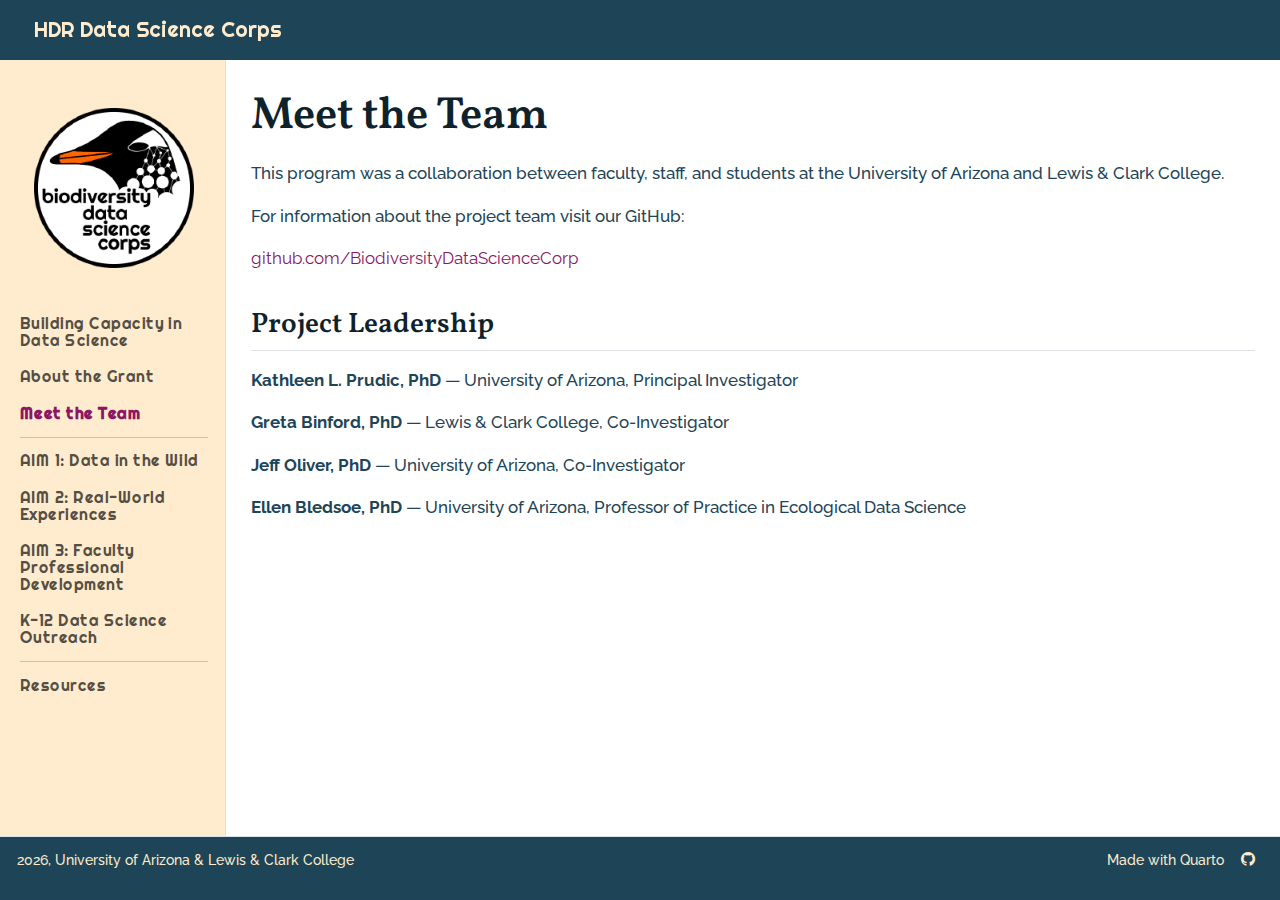
<file: docs/team.html>
<!DOCTYPE html>
<html xmlns="http://www.w3.org/1999/xhtml" lang="en" xml:lang="en"><head>

<meta charset="utf-8">
<meta name="generator" content="quarto-1.8.27">

<meta name="viewport" content="width=device-width, initial-scale=1.0, user-scalable=yes">


<title>Meet the Team – HDR Data Science Corps</title>
<style>
code{white-space: pre-wrap;}
span.smallcaps{font-variant: small-caps;}
div.columns{display: flex; gap: min(4vw, 1.5em);}
div.column{flex: auto; overflow-x: auto;}
div.hanging-indent{margin-left: 1.5em; text-indent: -1.5em;}
ul.task-list{list-style: none;}
ul.task-list li input[type="checkbox"] {
  width: 0.8em;
  margin: 0 0.8em 0.2em -1em; /* quarto-specific, see https://github.com/quarto-dev/quarto-cli/issues/4556 */ 
  vertical-align: middle;
}
</style>


<script src="site_libs/quarto-nav/quarto-nav.js"></script>
<script src="site_libs/quarto-nav/headroom.min.js"></script>
<link href="./images/bdsc-logo-hex.png" rel="icon" type="image/png">
<script src="site_libs/clipboard/clipboard.min.js"></script>
<script src="site_libs/quarto-html/quarto.js" type="module"></script>
<script src="site_libs/quarto-html/tabsets/tabsets.js" type="module"></script>
<script src="site_libs/quarto-html/axe/axe-check.js" type="module"></script>
<script src="site_libs/quarto-html/popper.min.js"></script>
<script src="site_libs/quarto-html/tippy.umd.min.js"></script>
<script src="site_libs/quarto-html/anchor.min.js"></script>
<link href="site_libs/quarto-html/tippy.css" rel="stylesheet">
<link href="site_libs/quarto-html/quarto-syntax-highlighting-ed96de9b727972fe78a7b5d16c58bf87.css" rel="stylesheet" id="quarto-text-highlighting-styles">
<script src="site_libs/bootstrap/bootstrap.min.js"></script>
<link href="site_libs/bootstrap/bootstrap-icons.css" rel="stylesheet">
<link href="site_libs/bootstrap/bootstrap-55dafb3bb7683d9190017ae8b1a7eef9.min.css" rel="stylesheet" append-hash="true" id="quarto-bootstrap" data-mode="light">
<script id="quarto-search-options" type="application/json">{
  "language": {
    "search-no-results-text": "No results",
    "search-matching-documents-text": "matching documents",
    "search-copy-link-title": "Copy link to search",
    "search-hide-matches-text": "Hide additional matches",
    "search-more-match-text": "more match in this document",
    "search-more-matches-text": "more matches in this document",
    "search-clear-button-title": "Clear",
    "search-text-placeholder": "",
    "search-detached-cancel-button-title": "Cancel",
    "search-submit-button-title": "Submit",
    "search-label": "Search"
  }
}</script>


</head>

<body class="nav-sidebar docked nav-fixed quarto-light">

<div id="quarto-search-results"></div>
  <header id="quarto-header" class="headroom fixed-top">
    <nav class="navbar navbar-expand-lg " data-bs-theme="dark">
      <div class="navbar-container container-fluid">
      <div class="navbar-brand-container mx-auto">
    <a href="./index.html" class="navbar-brand navbar-brand-logo">
    <img src="./images/bdsc-logo-hex.png" alt="" class="navbar-logo light-content">
    <img src="./images/bdsc-logo-hex.png" alt="" class="navbar-logo dark-content">
    </a>
    <a class="navbar-brand" href="./index.html">
    <span class="navbar-title">HDR Data Science Corps</span>
    </a>
  </div>
        <div class="quarto-navbar-tools tools-end">
</div>
      </div> <!-- /container-fluid -->
    </nav>
  <nav class="quarto-secondary-nav">
    <div class="container-fluid d-flex">
      <button type="button" class="quarto-btn-toggle btn" data-bs-toggle="collapse" role="button" data-bs-target=".quarto-sidebar-collapse-item" aria-controls="quarto-sidebar" aria-expanded="false" aria-label="Toggle sidebar navigation" onclick="if (window.quartoToggleHeadroom) { window.quartoToggleHeadroom(); }">
        <i class="bi bi-layout-text-sidebar-reverse"></i>
      </button>
        <nav class="quarto-page-breadcrumbs" aria-label="breadcrumb"><ol class="breadcrumb"><li class="breadcrumb-item"><a href="./team.html">Meet the Team</a></li></ol></nav>
        <a class="flex-grow-1" role="navigation" data-bs-toggle="collapse" data-bs-target=".quarto-sidebar-collapse-item" aria-controls="quarto-sidebar" aria-expanded="false" aria-label="Toggle sidebar navigation" onclick="if (window.quartoToggleHeadroom) { window.quartoToggleHeadroom(); }">      
        </a>
    </div>
  </nav>
</header>
<!-- content -->
<div id="quarto-content" class="quarto-container page-columns page-rows-contents page-layout-full page-navbar">
<!-- sidebar -->
  <nav id="quarto-sidebar" class="sidebar collapse collapse-horizontal quarto-sidebar-collapse-item sidebar-navigation docked overflow-auto">
    <div class="pt-lg-2 mt-2 text-center sidebar-header">
      <a href="./index.html" class="sidebar-logo-link">
      <img src="./images/bdsc-logo-hex.png" alt="" class="sidebar-logo light-content py-0 d-lg-inline d-none">
      <img src="./images/bdsc-logo-hex.png" alt="" class="sidebar-logo dark-content py-0 d-lg-inline d-none">
      </a>
      </div>
    <div class="sidebar-menu-container"> 
    <ul class="list-unstyled mt-1">
        <li class="sidebar-item">
  <div class="sidebar-item-container"> 
  <a href="./index.html" class="sidebar-item-text sidebar-link">
 <span class="menu-text">Building Capacity in Data Science</span></a>
  </div>
</li>
        <li class="sidebar-item">
  <div class="sidebar-item-container"> 
  <a href="./about.html" class="sidebar-item-text sidebar-link">
 <span class="menu-text">About the Grant</span></a>
  </div>
</li>
        <li class="sidebar-item">
  <div class="sidebar-item-container"> 
  <a href="./team.html" class="sidebar-item-text sidebar-link active">
 <span class="menu-text">Meet the Team</span></a>
  </div>
</li>
        <li class="px-0"><hr class="sidebar-divider hi "></li>
        <li class="sidebar-item">
  <div class="sidebar-item-container"> 
  <a href="./aim1.html" class="sidebar-item-text sidebar-link">
 <span class="menu-text">AIM 1: Data in the Wild</span></a>
  </div>
</li>
        <li class="sidebar-item">
  <div class="sidebar-item-container"> 
  <a href="./aim2.html" class="sidebar-item-text sidebar-link">
 <span class="menu-text">AIM 2: Real-World Experiences</span></a>
  </div>
</li>
        <li class="sidebar-item">
  <div class="sidebar-item-container"> 
  <a href="./aim3.html" class="sidebar-item-text sidebar-link">
 <span class="menu-text">AIM 3: Faculty Professional Development</span></a>
  </div>
</li>
        <li class="sidebar-item">
  <div class="sidebar-item-container"> 
  <a href="./k12.html" class="sidebar-item-text sidebar-link">
 <span class="menu-text">K-12 Data Science Outreach</span></a>
  </div>
</li>
        <li class="px-0"><hr class="sidebar-divider hi "></li>
        <li class="sidebar-item">
  <div class="sidebar-item-container"> 
  <a href="./resources.html" class="sidebar-item-text sidebar-link">
 <span class="menu-text">Resources</span></a>
  </div>
</li>
    </ul>
    </div>
</nav>
<div id="quarto-sidebar-glass" class="quarto-sidebar-collapse-item" data-bs-toggle="collapse" data-bs-target=".quarto-sidebar-collapse-item"></div>
<!-- margin-sidebar -->
    
<!-- main -->
<main class="content column-page-right" id="quarto-document-content">

<header id="title-block-header" class="quarto-title-block default">
<div class="quarto-title">
<h1 class="title">Meet the Team</h1>
</div>



<div class="quarto-title-meta column-page-right">

    
  
    
  </div>
  


</header>


<p>This program was a collaboration between faculty, staff, and students at the University of Arizona and Lewis &amp; Clark College.</p>
<p>For information about the project team visit our GitHub:</p>
<p><a href="https://github.com/BiodiversityDataScienceCorp" target="_blank">github.com/BiodiversityDataScienceCorp</a></p>
<section id="project-leadership" class="level2">
<h2 class="anchored" data-anchor-id="project-leadership">Project Leadership</h2>
<p><strong>Kathleen L. Prudic, PhD</strong> — University of Arizona, Principal Investigator</p>
<p><strong>Greta Binford, PhD</strong> — Lewis &amp; Clark College, Co-Investigator</p>
<p><strong>Jeff Oliver, PhD</strong> — University of Arizona, Co-Investigator</p>
<p><strong>Ellen Bledsoe, PhD</strong> — University of Arizona, Professor of Practice in Ecological Data Science</p>


</section>

</main> <!-- /main -->
<script id="quarto-html-after-body" type="application/javascript">
  window.document.addEventListener("DOMContentLoaded", function (event) {
    const icon = "";
    const anchorJS = new window.AnchorJS();
    anchorJS.options = {
      placement: 'right',
      icon: icon
    };
    anchorJS.add('.anchored');
    const isCodeAnnotation = (el) => {
      for (const clz of el.classList) {
        if (clz.startsWith('code-annotation-')) {                     
          return true;
        }
      }
      return false;
    }
    const onCopySuccess = function(e) {
      // button target
      const button = e.trigger;
      // don't keep focus
      button.blur();
      // flash "checked"
      button.classList.add('code-copy-button-checked');
      var currentTitle = button.getAttribute("title");
      button.setAttribute("title", "Copied!");
      let tooltip;
      if (window.bootstrap) {
        button.setAttribute("data-bs-toggle", "tooltip");
        button.setAttribute("data-bs-placement", "left");
        button.setAttribute("data-bs-title", "Copied!");
        tooltip = new bootstrap.Tooltip(button, 
          { trigger: "manual", 
            customClass: "code-copy-button-tooltip",
            offset: [0, -8]});
        tooltip.show();    
      }
      setTimeout(function() {
        if (tooltip) {
          tooltip.hide();
          button.removeAttribute("data-bs-title");
          button.removeAttribute("data-bs-toggle");
          button.removeAttribute("data-bs-placement");
        }
        button.setAttribute("title", currentTitle);
        button.classList.remove('code-copy-button-checked');
      }, 1000);
      // clear code selection
      e.clearSelection();
    }
    const getTextToCopy = function(trigger) {
      const outerScaffold = trigger.parentElement.cloneNode(true);
      const codeEl = outerScaffold.querySelector('code');
      for (const childEl of codeEl.children) {
        if (isCodeAnnotation(childEl)) {
          childEl.remove();
        }
      }
      return codeEl.innerText;
    }
    const clipboard = new window.ClipboardJS('.code-copy-button:not([data-in-quarto-modal])', {
      text: getTextToCopy
    });
    clipboard.on('success', onCopySuccess);
    if (window.document.getElementById('quarto-embedded-source-code-modal')) {
      const clipboardModal = new window.ClipboardJS('.code-copy-button[data-in-quarto-modal]', {
        text: getTextToCopy,
        container: window.document.getElementById('quarto-embedded-source-code-modal')
      });
      clipboardModal.on('success', onCopySuccess);
    }
      var localhostRegex = new RegExp(/^(?:http|https):\/\/localhost\:?[0-9]*\//);
      var mailtoRegex = new RegExp(/^mailto:/);
        var filterRegex = new RegExp('/' + window.location.host + '/');
      var isInternal = (href) => {
          return filterRegex.test(href) || localhostRegex.test(href) || mailtoRegex.test(href);
      }
      // Inspect non-navigation links and adorn them if external
     var links = window.document.querySelectorAll('a[href]:not(.nav-link):not(.navbar-brand):not(.toc-action):not(.sidebar-link):not(.sidebar-item-toggle):not(.pagination-link):not(.no-external):not([aria-hidden]):not(.dropdown-item):not(.quarto-navigation-tool):not(.about-link)');
      for (var i=0; i<links.length; i++) {
        const link = links[i];
        if (!isInternal(link.href)) {
          // undo the damage that might have been done by quarto-nav.js in the case of
          // links that we want to consider external
          if (link.dataset.originalHref !== undefined) {
            link.href = link.dataset.originalHref;
          }
        }
      }
    function tippyHover(el, contentFn, onTriggerFn, onUntriggerFn) {
      const config = {
        allowHTML: true,
        maxWidth: 500,
        delay: 100,
        arrow: false,
        appendTo: function(el) {
            return el.parentElement;
        },
        interactive: true,
        interactiveBorder: 10,
        theme: 'quarto',
        placement: 'bottom-start',
      };
      if (contentFn) {
        config.content = contentFn;
      }
      if (onTriggerFn) {
        config.onTrigger = onTriggerFn;
      }
      if (onUntriggerFn) {
        config.onUntrigger = onUntriggerFn;
      }
      window.tippy(el, config); 
    }
    const noterefs = window.document.querySelectorAll('a[role="doc-noteref"]');
    for (var i=0; i<noterefs.length; i++) {
      const ref = noterefs[i];
      tippyHover(ref, function() {
        // use id or data attribute instead here
        let href = ref.getAttribute('data-footnote-href') || ref.getAttribute('href');
        try { href = new URL(href).hash; } catch {}
        const id = href.replace(/^#\/?/, "");
        const note = window.document.getElementById(id);
        if (note) {
          return note.innerHTML;
        } else {
          return "";
        }
      });
    }
    const xrefs = window.document.querySelectorAll('a.quarto-xref');
    const processXRef = (id, note) => {
      // Strip column container classes
      const stripColumnClz = (el) => {
        el.classList.remove("page-full", "page-columns");
        if (el.children) {
          for (const child of el.children) {
            stripColumnClz(child);
          }
        }
      }
      stripColumnClz(note)
      if (id === null || id.startsWith('sec-')) {
        // Special case sections, only their first couple elements
        const container = document.createElement("div");
        if (note.children && note.children.length > 2) {
          container.appendChild(note.children[0].cloneNode(true));
          for (let i = 1; i < note.children.length; i++) {
            const child = note.children[i];
            if (child.tagName === "P" && child.innerText === "") {
              continue;
            } else {
              container.appendChild(child.cloneNode(true));
              break;
            }
          }
          if (window.Quarto?.typesetMath) {
            window.Quarto.typesetMath(container);
          }
          return container.innerHTML
        } else {
          if (window.Quarto?.typesetMath) {
            window.Quarto.typesetMath(note);
          }
          return note.innerHTML;
        }
      } else {
        // Remove any anchor links if they are present
        const anchorLink = note.querySelector('a.anchorjs-link');
        if (anchorLink) {
          anchorLink.remove();
        }
        if (window.Quarto?.typesetMath) {
          window.Quarto.typesetMath(note);
        }
        if (note.classList.contains("callout")) {
          return note.outerHTML;
        } else {
          return note.innerHTML;
        }
      }
    }
    for (var i=0; i<xrefs.length; i++) {
      const xref = xrefs[i];
      tippyHover(xref, undefined, function(instance) {
        instance.disable();
        let url = xref.getAttribute('href');
        let hash = undefined; 
        if (url.startsWith('#')) {
          hash = url;
        } else {
          try { hash = new URL(url).hash; } catch {}
        }
        if (hash) {
          const id = hash.replace(/^#\/?/, "");
          const note = window.document.getElementById(id);
          if (note !== null) {
            try {
              const html = processXRef(id, note.cloneNode(true));
              instance.setContent(html);
            } finally {
              instance.enable();
              instance.show();
            }
          } else {
            // See if we can fetch this
            fetch(url.split('#')[0])
            .then(res => res.text())
            .then(html => {
              const parser = new DOMParser();
              const htmlDoc = parser.parseFromString(html, "text/html");
              const note = htmlDoc.getElementById(id);
              if (note !== null) {
                const html = processXRef(id, note);
                instance.setContent(html);
              } 
            }).finally(() => {
              instance.enable();
              instance.show();
            });
          }
        } else {
          // See if we can fetch a full url (with no hash to target)
          // This is a special case and we should probably do some content thinning / targeting
          fetch(url)
          .then(res => res.text())
          .then(html => {
            const parser = new DOMParser();
            const htmlDoc = parser.parseFromString(html, "text/html");
            const note = htmlDoc.querySelector('main.content');
            if (note !== null) {
              // This should only happen for chapter cross references
              // (since there is no id in the URL)
              // remove the first header
              if (note.children.length > 0 && note.children[0].tagName === "HEADER") {
                note.children[0].remove();
              }
              const html = processXRef(null, note);
              instance.setContent(html);
            } 
          }).finally(() => {
            instance.enable();
            instance.show();
          });
        }
      }, function(instance) {
      });
    }
        let selectedAnnoteEl;
        const selectorForAnnotation = ( cell, annotation) => {
          let cellAttr = 'data-code-cell="' + cell + '"';
          let lineAttr = 'data-code-annotation="' +  annotation + '"';
          const selector = 'span[' + cellAttr + '][' + lineAttr + ']';
          return selector;
        }
        const selectCodeLines = (annoteEl) => {
          const doc = window.document;
          const targetCell = annoteEl.getAttribute("data-target-cell");
          const targetAnnotation = annoteEl.getAttribute("data-target-annotation");
          const annoteSpan = window.document.querySelector(selectorForAnnotation(targetCell, targetAnnotation));
          const lines = annoteSpan.getAttribute("data-code-lines").split(",");
          const lineIds = lines.map((line) => {
            return targetCell + "-" + line;
          })
          let top = null;
          let height = null;
          let parent = null;
          if (lineIds.length > 0) {
              //compute the position of the single el (top and bottom and make a div)
              const el = window.document.getElementById(lineIds[0]);
              top = el.offsetTop;
              height = el.offsetHeight;
              parent = el.parentElement.parentElement;
            if (lineIds.length > 1) {
              const lastEl = window.document.getElementById(lineIds[lineIds.length - 1]);
              const bottom = lastEl.offsetTop + lastEl.offsetHeight;
              height = bottom - top;
            }
            if (top !== null && height !== null && parent !== null) {
              // cook up a div (if necessary) and position it 
              let div = window.document.getElementById("code-annotation-line-highlight");
              if (div === null) {
                div = window.document.createElement("div");
                div.setAttribute("id", "code-annotation-line-highlight");
                div.style.position = 'absolute';
                parent.appendChild(div);
              }
              div.style.top = top - 2 + "px";
              div.style.height = height + 4 + "px";
              div.style.left = 0;
              let gutterDiv = window.document.getElementById("code-annotation-line-highlight-gutter");
              if (gutterDiv === null) {
                gutterDiv = window.document.createElement("div");
                gutterDiv.setAttribute("id", "code-annotation-line-highlight-gutter");
                gutterDiv.style.position = 'absolute';
                const codeCell = window.document.getElementById(targetCell);
                const gutter = codeCell.querySelector('.code-annotation-gutter');
                gutter.appendChild(gutterDiv);
              }
              gutterDiv.style.top = top - 2 + "px";
              gutterDiv.style.height = height + 4 + "px";
            }
            selectedAnnoteEl = annoteEl;
          }
        };
        const unselectCodeLines = () => {
          const elementsIds = ["code-annotation-line-highlight", "code-annotation-line-highlight-gutter"];
          elementsIds.forEach((elId) => {
            const div = window.document.getElementById(elId);
            if (div) {
              div.remove();
            }
          });
          selectedAnnoteEl = undefined;
        };
          // Handle positioning of the toggle
      window.addEventListener(
        "resize",
        throttle(() => {
          elRect = undefined;
          if (selectedAnnoteEl) {
            selectCodeLines(selectedAnnoteEl);
          }
        }, 10)
      );
      function throttle(fn, ms) {
      let throttle = false;
      let timer;
        return (...args) => {
          if(!throttle) { // first call gets through
              fn.apply(this, args);
              throttle = true;
          } else { // all the others get throttled
              if(timer) clearTimeout(timer); // cancel #2
              timer = setTimeout(() => {
                fn.apply(this, args);
                timer = throttle = false;
              }, ms);
          }
        };
      }
        // Attach click handler to the DT
        const annoteDls = window.document.querySelectorAll('dt[data-target-cell]');
        for (const annoteDlNode of annoteDls) {
          annoteDlNode.addEventListener('click', (event) => {
            const clickedEl = event.target;
            if (clickedEl !== selectedAnnoteEl) {
              unselectCodeLines();
              const activeEl = window.document.querySelector('dt[data-target-cell].code-annotation-active');
              if (activeEl) {
                activeEl.classList.remove('code-annotation-active');
              }
              selectCodeLines(clickedEl);
              clickedEl.classList.add('code-annotation-active');
            } else {
              // Unselect the line
              unselectCodeLines();
              clickedEl.classList.remove('code-annotation-active');
            }
          });
        }
    const findCites = (el) => {
      const parentEl = el.parentElement;
      if (parentEl) {
        const cites = parentEl.dataset.cites;
        if (cites) {
          return {
            el,
            cites: cites.split(' ')
          };
        } else {
          return findCites(el.parentElement)
        }
      } else {
        return undefined;
      }
    };
    var bibliorefs = window.document.querySelectorAll('a[role="doc-biblioref"]');
    for (var i=0; i<bibliorefs.length; i++) {
      const ref = bibliorefs[i];
      const citeInfo = findCites(ref);
      if (citeInfo) {
        tippyHover(citeInfo.el, function() {
          var popup = window.document.createElement('div');
          citeInfo.cites.forEach(function(cite) {
            var citeDiv = window.document.createElement('div');
            citeDiv.classList.add('hanging-indent');
            citeDiv.classList.add('csl-entry');
            var biblioDiv = window.document.getElementById('ref-' + cite);
            if (biblioDiv) {
              citeDiv.innerHTML = biblioDiv.innerHTML;
            }
            popup.appendChild(citeDiv);
          });
          return popup.innerHTML;
        });
      }
    }
  });
  </script>
</div> <!-- /content -->
<footer class="footer">
  <div class="nav-footer">
    <div class="nav-footer-left">
<p>2026, University of Arizona &amp; Lewis &amp; Clark College</p>
</div>   
    <div class="nav-footer-center">
      &nbsp;
    </div>
    <div class="nav-footer-right">
      <ul class="footer-items list-unstyled">
    <li class="nav-item">
    <a class="nav-link" href="https://quarto.org/">
<p>Made with Quarto</p>
</a>
  </li>  
    <li class="nav-item compact">
    <a class="nav-link" href="https://github.com/BiodiversityDataScienceCorp">
      <i class="bi bi-github" role="img">
</i> 
    </a>
  </li>  
</ul>
    </div>
  </div>
</footer>




</body></html>
</file>
<file: docs/site_libs/quarto-html/tippy.css>
.tippy-box[data-animation=fade][data-state=hidden]{opacity:0}[data-tippy-root]{max-width:calc(100vw - 10px)}.tippy-box{position:relative;background-color:#333;color:#fff;border-radius:4px;font-size:14px;line-height:1.4;white-space:normal;outline:0;transition-property:transform,visibility,opacity}.tippy-box[data-placement^=top]>.tippy-arrow{bottom:0}.tippy-box[data-placement^=top]>.tippy-arrow:before{bottom:-7px;left:0;border-width:8px 8px 0;border-top-color:initial;transform-origin:center top}.tippy-box[data-placement^=bottom]>.tippy-arrow{top:0}.tippy-box[data-placement^=bottom]>.tippy-arrow:before{top:-7px;left:0;border-width:0 8px 8px;border-bottom-color:initial;transform-origin:center bottom}.tippy-box[data-placement^=left]>.tippy-arrow{right:0}.tippy-box[data-placement^=left]>.tippy-arrow:before{border-width:8px 0 8px 8px;border-left-color:initial;right:-7px;transform-origin:center left}.tippy-box[data-placement^=right]>.tippy-arrow{left:0}.tippy-box[data-placement^=right]>.tippy-arrow:before{left:-7px;border-width:8px 8px 8px 0;border-right-color:initial;transform-origin:center right}.tippy-box[data-inertia][data-state=visible]{transition-timing-function:cubic-bezier(.54,1.5,.38,1.11)}.tippy-arrow{width:16px;height:16px;color:#333}.tippy-arrow:before{content:"";position:absolute;border-color:transparent;border-style:solid}.tippy-content{position:relative;padding:5px 9px;z-index:1}
</file>
<file: docs/site_libs/quarto-html/quarto-syntax-highlighting-ed96de9b727972fe78a7b5d16c58bf87.css>
/* quarto syntax highlight colors */
:root {
  --quarto-hl-ot-color: #003B4F;
  --quarto-hl-at-color: #657422;
  --quarto-hl-ss-color: #20794D;
  --quarto-hl-an-color: #5E5E5E;
  --quarto-hl-fu-color: #4758AB;
  --quarto-hl-st-color: #20794D;
  --quarto-hl-cf-color: #003B4F;
  --quarto-hl-op-color: #5E5E5E;
  --quarto-hl-er-color: #AD0000;
  --quarto-hl-bn-color: #AD0000;
  --quarto-hl-al-color: #AD0000;
  --quarto-hl-va-color: #111111;
  --quarto-hl-bu-color: inherit;
  --quarto-hl-ex-color: inherit;
  --quarto-hl-pp-color: #AD0000;
  --quarto-hl-in-color: #5E5E5E;
  --quarto-hl-vs-color: #20794D;
  --quarto-hl-wa-color: #5E5E5E;
  --quarto-hl-do-color: #5E5E5E;
  --quarto-hl-im-color: #00769E;
  --quarto-hl-ch-color: #20794D;
  --quarto-hl-dt-color: #AD0000;
  --quarto-hl-fl-color: #AD0000;
  --quarto-hl-co-color: #5E5E5E;
  --quarto-hl-cv-color: #5E5E5E;
  --quarto-hl-cn-color: #8f5902;
  --quarto-hl-sc-color: #5E5E5E;
  --quarto-hl-dv-color: #AD0000;
  --quarto-hl-kw-color: #003B4F;
}

/* other quarto variables */
:root {
  --quarto-font-monospace: SFMono-Regular, Menlo, Monaco, Consolas, "Liberation Mono", "Courier New", monospace;
}

/* syntax highlight based on Pandoc's rules */
pre > code.sourceCode > span {
  color: #003B4F;
}

code.sourceCode > span {
  color: #003B4F;
}

div.sourceCode,
div.sourceCode pre.sourceCode {
  color: #003B4F;
}

/* Normal */
code span {
  color: #003B4F;
}

/* Alert */
code span.al {
  color: #AD0000;
  font-style: inherit;
}

/* Annotation */
code span.an {
  color: #5E5E5E;
  font-style: inherit;
}

/* Attribute */
code span.at {
  color: #657422;
  font-style: inherit;
}

/* BaseN */
code span.bn {
  color: #AD0000;
  font-style: inherit;
}

/* BuiltIn */
code span.bu {
  font-style: inherit;
}

/* ControlFlow */
code span.cf {
  color: #003B4F;
  font-weight: bold;
  font-style: inherit;
}

/* Char */
code span.ch {
  color: #20794D;
  font-style: inherit;
}

/* Constant */
code span.cn {
  color: #8f5902;
  font-style: inherit;
}

/* Comment */
code span.co {
  color: #5E5E5E;
  font-style: inherit;
}

/* CommentVar */
code span.cv {
  color: #5E5E5E;
  font-style: italic;
}

/* Documentation */
code span.do {
  color: #5E5E5E;
  font-style: italic;
}

/* DataType */
code span.dt {
  color: #AD0000;
  font-style: inherit;
}

/* DecVal */
code span.dv {
  color: #AD0000;
  font-style: inherit;
}

/* Error */
code span.er {
  color: #AD0000;
  font-style: inherit;
}

/* Extension */
code span.ex {
  font-style: inherit;
}

/* Float */
code span.fl {
  color: #AD0000;
  font-style: inherit;
}

/* Function */
code span.fu {
  color: #4758AB;
  font-style: inherit;
}

/* Import */
code span.im {
  color: #00769E;
  font-style: inherit;
}

/* Information */
code span.in {
  color: #5E5E5E;
  font-style: inherit;
}

/* Keyword */
code span.kw {
  color: #003B4F;
  font-weight: bold;
  font-style: inherit;
}

/* Operator */
code span.op {
  color: #5E5E5E;
  font-style: inherit;
}

/* Other */
code span.ot {
  color: #003B4F;
  font-style: inherit;
}

/* Preprocessor */
code span.pp {
  color: #AD0000;
  font-style: inherit;
}

/* SpecialChar */
code span.sc {
  color: #5E5E5E;
  font-style: inherit;
}

/* SpecialString */
code span.ss {
  color: #20794D;
  font-style: inherit;
}

/* String */
code span.st {
  color: #20794D;
  font-style: inherit;
}

/* Variable */
code span.va {
  color: #111111;
  font-style: inherit;
}

/* VerbatimString */
code span.vs {
  color: #20794D;
  font-style: inherit;
}

/* Warning */
code span.wa {
  color: #5E5E5E;
  font-style: italic;
}

.prevent-inlining {
  content: "</";
}

/*# sourceMappingURL=0920dd6d7437995b8cdf7429764427b1.css.map */
</file>
